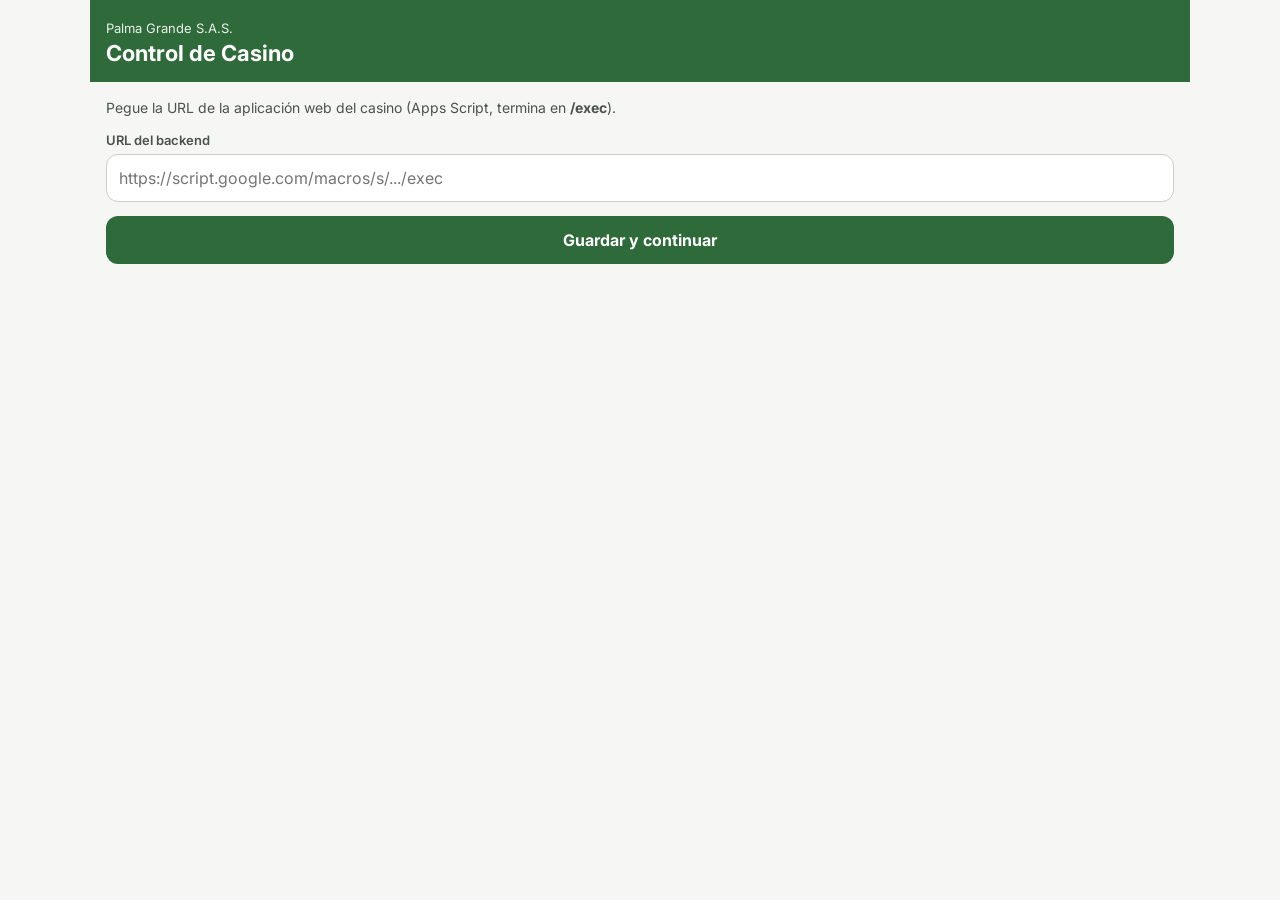
<file: casino/index.html>
<!DOCTYPE html>
<html lang="es">
<head>
<meta charset="UTF-8">
<meta name="viewport" content="width=device-width, initial-scale=1, viewport-fit=cover">
<meta name="theme-color" content="#2F6B3A">
<title>Control de Casino · Palma Grande</title>
<link rel="manifest" href="manifest.webmanifest">
<link rel="icon" href="../icons/icon-192.png">
<link rel="preconnect" href="https://fonts.googleapis.com">
<link rel="stylesheet" href="https://fonts.googleapis.com/css2?family=Inter:wght@400;500;600;700&display=swap">
<link rel="stylesheet" href="css/casino.css">
</head>
<body>

<!-- ═════ Configuración inicial: URL del backend ═════ -->
<section id="pSetup" class="pant" hidden>
  <header class="hdr hdr-verde">
    <div class="hdr-sub">Palma Grande S.A.S.</div>
    <div class="hdr-tit">Control de Casino</div>
  </header>
  <div class="cuerpo">
    <p class="txt">Pegue la URL de la aplicación web del casino (Apps Script, termina en <b>/exec</b>).</p>
    <label class="campo">URL del backend
      <input id="setupUrl" type="url" inputmode="url" placeholder="https://script.google.com/macros/s/.../exec" autocomplete="off">
    </label>
    <div class="error" id="setupError"></div>
    <button class="btn btn-prim" id="setupGuardar">Guardar y continuar</button>
  </div>
</section>

<!-- ═════ Ingreso por usuario + PIN ═════ -->
<section id="pLogin" class="pant" hidden>
  <header class="hdr hdr-verde">
    <div class="hdr-sub">Palma Grande S.A.S.</div>
    <div class="hdr-tit">Control de Casino</div>
    <div class="hdr-linea" id="loginFecha"></div>
  </header>
  <div class="cuerpo">
    <label class="campo">Usuario
      <input id="loginUsuario" type="text" autocomplete="username" autocapitalize="none" spellcheck="false" placeholder="ej. marta.casino">
    </label>
    <div class="campo-lbl">PIN</div>
    <div class="pin-dots" id="pinDots" aria-label="PIN de 5 dígitos"><i></i><i></i><i></i><i></i><i></i></div>
    <div class="pin-pad" id="pinPad">
      <button data-k="1">1</button><button data-k="2">2</button><button data-k="3">3</button>
      <button data-k="4">4</button><button data-k="5">5</button><button data-k="6">6</button>
      <button data-k="7">7</button><button data-k="8">8</button><button data-k="9">9</button>
      <button data-k="C" class="pin-sec" aria-label="Borrar">⌫</button><button data-k="0">0</button>
      <button data-k="OK" class="pin-ok" aria-label="Ingresar">OK</button>
    </div>
    <div class="error" id="loginError" role="alert"></div>
    <div class="nota" id="loginNota"></div>
    <button class="btn-link" id="loginCambiarUrl">Cambiar URL del backend</button>
  </div>
</section>

<!-- ═════ Tablet no autorizada ═════ -->
<section id="pTablet" class="pant" hidden>
  <header class="hdr">
    <div class="hdr-sub">Configuración</div>
    <div class="hdr-tit">Autorizar esta tablet</div>
  </header>
  <div class="cuerpo">
    <div id="tabletAdmin">
      <p class="txt">Esta tablet todavía no está autorizada para registrar raciones. Póngale un nombre para identificarla en los reportes.</p>
      <label class="campo">Nombre de la tablet
        <input id="tabletNombre" type="text" maxlength="60" placeholder="Tablet 01 · Casino finca principal">
      </label>
      <div class="error" id="tabletError"></div>
      <button class="btn btn-prim" id="tabletAutorizar">Autorizar tablet</button>
      <p class="nota">¿Está en la oficina? Puede abrir el cierre sin autorizar este equipo como tablet del casino.</p>
      <div class="fila-btns"><button class="btn btn-sec" id="tabletCierre">Abrir cierre por SAS</button>
      <button class="btn btn-sec" id="tabletTablero">Abrir tablero</button></div>
    </div>
    <p class="txt" id="tabletNoAdmin" hidden>Esta tablet no está autorizada. Un usuario <b>ADMIN</b> debe ingresar y autorizarla.</p>
    <button class="btn btn-sec" data-salir>Cambiar de usuario</button>
  </div>
</section>

<!-- ═════ Roles con pantallas de fases siguientes ═════ -->
<section id="pOtroRol" class="pant" hidden>
  <header class="hdr">
    <div class="hdr-sub" id="otroRolUsuario"></div>
    <div class="hdr-tit">Control de Casino</div>
  </header>
  <div class="cuerpo">
    <p class="txt">Su rol no tiene una pantalla asignada en el casino.</p>
    <button class="btn btn-sec" data-salir>Salir</button>
  </div>
</section>

<!-- ═════ 2 · Pedido de campo (supervisor) ═════ -->
<section id="pSupervisor" class="pant" hidden>
  <header class="hdr">
    <div class="hdr-fila">
      <div class="hdr-sub" id="supQuien">Supervisor</div>
      <button class="btn-ico btn-salir" data-salir>Salir</button>
    </div>
    <div class="hdr-tit" id="supTitulo">Almuerzos a campo</div>
    <div class="corte" id="supCorte" hidden></div>
  </header>
  <div class="cuerpo" id="supLista">
    <div class="error" id="supError"></div>
    <div id="supPedidos" class="pila"></div>
    <button class="btn btn-prim btn-xl" id="supNuevo">+ Nuevo pedido</button>
    <button class="btn btn-sec" id="supRecargar">Actualizar estados</button>
    <div class="nota centro" id="supNota"></div>
  </div>
  <div class="cuerpo" id="supForm" hidden>
    <button class="btn-link" id="pedVolver">← Mis pedidos</button>
    <label class="campo" id="pedServCampo">Servicio<select id="pedServicio"></select></label>
    <label class="campo">Punto de entrega<select id="pedPunto"></select></label>
    <div class="checklist">
      <div class="ck-cab"><span id="pedConteo">Trabajadores activos</span><button class="btn-link" id="pedTodos">Marcar todos</button></div>
      <input class="buscar ck-buscar" id="pedBuscar" type="search" placeholder="Buscar trabajador">
      <div id="pedLista"></div>
    </div>
    <label class="campo" id="pedJustCampo" hidden>Justificación (pedido extemporáneo) *
      <textarea id="pedJust" maxlength="500" rows="3" placeholder="Ej. llegó personal adicional de la cuadrilla 3"></textarea>
    </label>
    <div class="tarjeta" id="pedEstado" hidden></div>
    <div class="error" id="pedError" role="alert"></div>
    <button class="btn btn-prim btn-xl" id="pedEnviar" disabled>Enviar pedido</button>
    <div class="nota centro" id="pedPie"></div>
  </div>
</section>

<!-- ═════ 3 · Autorización de pedidos ═════ -->
<section id="pAutoriza" class="pant" hidden>
  <header class="hdr">
    <div class="hdr-fila">
      <div class="hdr-sub" id="autQuien">Autoriza</div>
      <button class="btn-ico btn-salir" data-salir>Salir</button>
    </div>
    <div class="hdr-tit">Autorización de pedidos</div>
    <div class="hdr-linea nota" id="autLinea"></div>
    <nav class="tabs" id="autFiltros">
      <button data-f="PEND" data-nombre="Pendientes" class="on">Pendientes</button>
      <button data-f="AUT" data-nombre="Autorizados">Autorizados</button>
      <button data-f="RECH" data-nombre="Rechazados">Rechazados</button>
      <button data-f="TODOS" data-nombre="Todos">Todos</button>
    </nav>
  </header>
  <div class="cuerpo">
    <div class="contadores" id="autResumen"></div>
    <button class="btn btn-prim btn-xl" id="autMasivo" hidden>Autorizar pedidos a tiempo</button>
    <div class="pila" id="autLista"></div>
    <button class="btn btn-sec" id="autRecargar">Actualizar</button>
    <button class="btn btn-sec" id="autTablero">Tablero de consumo</button>
    <div class="nota centro" id="autNota"></div>
  </div>
</section>

<!-- ═════ 4 · Programación del día (casino) ═════ -->
<section id="pProgramacion" class="pant" hidden>
  <header class="hdr hdr-verde">
    <div class="hdr-fila">
      <button class="btn-link" id="progVolver">← Registro</button>
    </div>
    <div class="hdr-sub" id="progLinea">Casino</div>
    <div class="hdr-tit" id="progTitulo">Programación del día</div>
  </header>
  <div class="cuerpo">
    <div class="filtros" id="progServicios" hidden></div>
    <div class="kpis" id="progTotales"></div>
    <div id="progPendientes"></div>
    <div class="pila" id="progLista"></div>
    <div class="nota centro">Lo despachado según el pedido autorizado es lo que se cobra a la SAS. Ajustes solo antes del despacho.</div>
    <button class="btn btn-sec" id="progRecargar">Actualizar</button>
    <div class="nota centro" id="progNota"></div>
  </div>
</section>

<!-- ═════ 1 · Registro en casino ═════ -->
<section id="pRegistro" class="pant" hidden>
  <header class="hdr hdr-verde">
    <div class="hdr-fila">
      <div class="hdr-sub" id="regCasino">Casino</div>
      <span class="sync" id="regSync" title="Estado de sincronización"></span>
    </div>
    <div class="hdr-tit" id="regServicio">—</div>
    <div class="hdr-linea" id="regLinea"></div>
  </header>
  <div class="cuerpo reg">
    <div class="reg-cam">
      <div class="cam" id="camBox">
        <video id="video" playsinline muted autoplay></video>
        <div class="cam-ovalo"></div>
        <div class="cam-estado" id="camEstado">Iniciando cámara…</div>
      </div>
    </div>
    <div class="reg-lado">
      <div class="ficha" id="ficha" aria-live="polite">
        <div class="ficha-vacia">Esperando trabajador…<br><span>Rostro o cédula</span></div>
      </div>
      <button class="btn btn-prim btn-xl" id="btnEntregar" disabled>Entregar ración</button>
      <div class="fila-btns">
        <button class="btn btn-sec" id="btnCedula">Buscar por cédula</button>
        <button class="btn btn-sec" id="btnVisitante">Visitante</button>
      </div>
      <div class="contadores" id="contadores"></div>
      <div id="avisos"></div>
      <div class="pie">
        <span id="regPie"></span>
        <span class="pie-btns">
          <button class="btn-ico btn-salir" id="btnProgramacion">Programación</button>
          <button class="btn-ico" id="btnAdmin" hidden title="Administración" aria-label="Administración">⚙</button>
          <button class="btn-ico btn-salir" data-salir>Salir</button>
        </span>
      </div>
    </div>
  </div>
</section>

<!-- ═════ Administración (ADMIN) ═════ -->
<section id="pAdmin" class="pant" hidden>
  <header class="hdr">
    <div class="hdr-fila">
      <button class="btn-link" id="adminVolver">← Volver al registro</button>
      <span class="pie-btns"><button class="btn-ico btn-salir" id="adminTablero">Tablero</button>
      <button class="btn-ico btn-salir" id="adminCierre">Cierre por SAS</button></span>
    </div>
    <div class="hdr-tit">Administración del casino</div>
    <nav class="tabs" id="adminTabs">
      <button data-tab="personas" class="on">Personas</button>
      <button data-tab="rostros">Rostros</button>
      <button data-tab="sas">SAS</button>
      <button data-tab="puntos">Puntos</button>
      <button data-tab="hoy">Hoy</button>
      <button data-tab="tablet">Tablet</button>
    </nav>
  </header>
  <div class="cuerpo">
    <div class="tab" data-panel="personas">
      <div class="fila-btns">
        <button class="btn btn-prim" id="perNueva">+ Nueva persona</button>
        <button class="btn btn-sec" id="perSync">Copiar de Asistencia</button>
      </div>
      <input class="buscar" id="perBuscar" type="search" placeholder="Buscar por nombre o cédula">
      <div class="filtros" id="perFiltros">
        <button data-f="" class="on">Todas</button><button data-f="SIN">Sin clasificar</button>
        <button data-f="EMPRESA">Empresa</button><button data-f="SAS">SAS</button><button data-f="INA">Inactivas</button>
      </div>
      <div class="lista" id="perLista"></div>
    </div>
    <div class="tab" data-panel="rostros" hidden>
      <p class="txt" id="rosResumen"></p>
      <div class="fila-btns">
        <button class="btn btn-sec" id="rosImportar">Importar respaldo</button>
        <button class="btn btn-sec" id="rosExportar">Respaldar rostros</button>
      </div>
      <button class="btn btn-sec" id="rosLocal" hidden>Leer rostros de Asistencia de este navegador</button>
      <input type="file" id="rosArchivo" accept="application/json,.json" hidden>
      <input class="buscar" id="rosBuscar" type="search" placeholder="Buscar persona para enrolar">
      <div class="filtros" id="rosFiltros">
        <button data-f="" class="on">Todas</button><button data-f="SIN" >Sin rostro</button><button data-f="CON">Con rostro</button>
      </div>
      <div class="lista" id="rosLista"></div>
    </div>
    <div class="tab" data-panel="sas" hidden>
      <button class="btn btn-prim" id="sasNueva">+ Nueva SAS</button>
      <div class="lista" id="sasLista"></div>
    </div>
    <div class="tab" data-panel="puntos" hidden>
      <p class="txt">Puntos de entrega que el supervisor elige en el pedido de campo.</p>
      <button class="btn btn-prim" id="ptoNuevo">+ Nuevo punto</button>
      <div class="lista" id="ptoLista"></div>
    </div>
    <div class="tab" data-panel="hoy" hidden>
      <p class="txt">Registros de hoy. Anular exige motivo y queda en el Log (no se borra nada).</p>
      <div class="lista" id="hoyLista"></div>
    </div>
    <div class="tab" data-panel="tablet" hidden>
      <div class="tarjeta" id="tabInfo"></div>
      <div class="fila-btns">
        <button class="btn btn-sec" id="tabSync">Sincronizar ahora</button>
        <button class="btn btn-sec" id="tabCatalogo">Actualizar datos</button>
      </div>
      <button class="btn btn-sec" id="tabUrl">Cambiar URL del backend</button>
      <button class="btn btn-sec" id="tabReautorizar">Volver a autorizar esta tablet</button>
    </div>
  </div>
</section>

<!-- ═════ Modales ═════ -->
<!-- ═════ 5 · Cierre por SAS contratista (ADMIN) ═════ -->
<section id="pCierre" class="pant" hidden>
  <header class="hdr">
    <div class="hdr-fila"><button class="btn-link" id="ciVolver">← Volver</button></div>
    <div class="hdr-sub" id="ciSub">Cierre por SAS</div>
    <div class="hdr-tit" id="ciTitulo">Cierre por SAS contratista</div>
    <div class="hdr-sub" id="ciInfo"></div>
  </header>
  <div class="cuerpo">
    <div class="ci-filtros">
      <label class="campo">SAS contratista<select id="ciSas"></select></label>
      <label class="campo">Periodo<select id="ciPeriodo"></select></label>
    </div>
    <div class="ci-filtros" id="ciRango" hidden>
      <label class="campo">Desde<input type="date" id="ciDesde"></label>
      <label class="campo">Hasta<input type="date" id="ciHasta"></label>
      <button class="btn btn-sec" id="ciAplicar">Aplicar</button>
    </div>
    <div class="nota centro" id="ciNota"></div>
    <div class="pila" id="ciCuerpo"></div>
  </div>
</section>

<!-- ═════ 6 · Tablero de consumo ═════ -->
<section id="pTablero" class="pant" hidden>
  <header class="hdr">
    <div class="hdr-fila"><button class="btn-link" id="tbVolver">← Volver</button></div>
    <div class="hdr-tit">Consumo del casino</div>
    <div class="filtros" id="tbModos">
      <button data-m="SEMANA">Semana</button><button data-m="QUINCENA" class="on">Quincena</button><button data-m="MES">Mes</button>
    </div>
    <div class="periodo-nav">
      <button class="btn-ico" id="tbAnt" aria-label="Periodo anterior">‹</button>
      <b id="tbPeriodo"></b>
      <button class="btn-ico" id="tbSig" aria-label="Periodo siguiente">›</button>
    </div>
  </header>
  <div class="cuerpo">
    <div class="nota centro" id="tbNota"></div>
    <div class="pila" id="tbCuerpo"></div>
  </div>
</section>

<div class="modal" id="modalCedula" hidden>
  <div class="modal-caja">
    <div class="modal-tit">Buscar por cédula</div>
    <input id="cedInput" type="text" inputmode="numeric" pattern="[0-9]*" maxlength="15" placeholder="Número de cédula" autocomplete="off">
    <div class="error" id="cedError"></div>
    <div class="fila-btns">
      <button class="btn btn-sec" data-cerrar="modalCedula">Cancelar</button>
      <button class="btn btn-prim" id="cedBuscar">Buscar</button>
    </div>
  </div>
</div>

<div class="modal" id="modalVisitante" hidden>
  <div class="modal-caja">
    <div class="modal-tit">Visitante</div>
    <div class="nota" id="visServicio"></div>
    <label class="campo">Nombre completo *<input id="visNombre" type="text" maxlength="80"></label>
    <label class="campo">Cédula (opcional)<input id="visDoc" type="text" inputmode="numeric" maxlength="15"></label>
    <label class="campo">Empresa / motivo<input id="visEmpresa" type="text" maxlength="120"></label>
    <label class="campo">Autoriza *<input id="visAutoriza" type="text" maxlength="80" placeholder="Quién autoriza la ración"></label>
    <div class="nota">Se carga a: <b id="visCargo">Palma Grande S.A.S</b></div>
    <div class="error" id="visError"></div>
    <div class="fila-btns">
      <button class="btn btn-sec" data-cerrar="modalVisitante">Cancelar</button>
      <button class="btn btn-prim" id="visGuardar">Entregar ración</button>
    </div>
  </div>
</div>

<div class="modal" id="modalPersona" hidden>
  <div class="modal-caja">
    <div class="modal-tit" id="perTitulo">Persona</div>
    <label class="campo">Cédula *<input id="perDoc" type="text" inputmode="numeric" maxlength="15"></label>
    <label class="campo">Nombre completo *<input id="perNombre" type="text" maxlength="80"></label>
    <label class="campo">Cargo<input id="perCargo" type="text" maxlength="60"></label>
    <div class="nota" id="perOrigen"></div>
    <div class="campo-lbl">Tipo de pago *</div>
    <div class="seg" id="perTipo"><button data-v="EMPRESA">EMPRESA</button><button data-v="SAS">SAS</button></div>
    <label class="campo" id="perSasCampo">SAS contratista *<select id="perSas"></select></label>
    <label class="campo" id="perCcCampo">Centro de costo *<input id="perCc" type="text" maxlength="60"></label>
    <label class="campo">Cuadrilla<input id="perCuadrilla" type="text" maxlength="40"></label>
    <label class="check"><input id="perActivo" type="checkbox" checked> Activa en el casino</label>
    <div class="error" id="perError"></div>
    <div class="fila-btns">
      <button class="btn btn-sec" data-cerrar="modalPersona">Cancelar</button>
      <button class="btn btn-prim" id="perGuardar">Guardar</button>
    </div>
  </div>
</div>

<div class="modal" id="modalSAS" hidden>
  <div class="modal-caja">
    <div class="modal-tit" id="sasTitulo">SAS contratista</div>
    <label class="campo">Nombre *<input id="sasNombre" type="text" maxlength="80"></label>
    <label class="campo">NIT<input id="sasNit" type="text" maxlength="20"></label>
    <label class="check"><input id="sasActivo" type="checkbox" checked> Activa (contrato vigente)</label>
    <div class="error" id="sasError"></div>
    <div class="fila-btns">
      <button class="btn btn-sec" data-cerrar="modalSAS">Cancelar</button>
      <button class="btn btn-prim" id="sasGuardar">Guardar</button>
    </div>
  </div>
</div>

<div class="modal" id="modalPunto" hidden>
  <div class="modal-caja">
    <div class="modal-tit" id="ptoTitulo">Punto de entrega</div>
    <label class="campo">Nombre *<input id="ptoNombre" type="text" maxlength="80" placeholder="Lote 12"></label>
    <label class="campo">Finca<input id="ptoFinca" type="text" maxlength="60" placeholder="Finca 1"></label>
    <label class="check"><input id="ptoActivo" type="checkbox" checked> Activo</label>
    <div class="error" id="ptoError"></div>
    <div class="fila-btns">
      <button class="btn btn-sec" data-cerrar="modalPunto">Cancelar</button>
      <button class="btn btn-prim" id="ptoGuardar">Guardar</button>
    </div>
  </div>
</div>

<div class="modal" id="modalEnrolar" hidden>
  <div class="modal-caja">
    <div class="modal-tit" id="enrTitulo">Enrolar rostro</div>
    <div class="cam cam-sm"><video id="videoEnrolar" playsinline muted autoplay></video><div class="cam-ovalo"></div></div>
    <div class="enr-paso" id="enrPaso"></div>
    <div class="enr-barra"><i id="enrBarra"></i></div>
    <div class="nota" id="enrNota"></div>
    <div class="fila-btns">
      <button class="btn btn-sec" id="enrCancelar">Cancelar</button>
      <button class="btn btn-prim" id="enrIniciar">Iniciar captura</button>
    </div>
  </div>
</div>

<div class="modal" id="modalDespacho" hidden>
  <div class="modal-caja">
    <div class="modal-tit">Marcar despachado</div>
    <div class="txt" id="despResumen"></div>
    <label class="campo">Conductor *<input id="despConductor" type="text" maxlength="80" list="despConductores" autocomplete="off"></label>
    <datalist id="despConductores"></datalist>
    <div class="nota">Al confirmar, estas raciones quedan registradas como consumidas y se cobran. No se podrá ajustar el pedido.</div>
    <div class="error" id="despError"></div>
    <div class="fila-btns">
      <button class="btn btn-sec" id="despCancelar">Cancelar</button>
      <button class="btn btn-prim" id="despOk">Confirmar despacho</button>
    </div>
  </div>
</div>

<div class="modal" id="modalTexto" hidden>
  <div class="modal-caja">
    <div class="modal-tit mt-titulo"></div>
    <input type="text">
    <div class="error mt-error"></div>
    <div class="fila-btns"><button class="btn btn-sec mt-no">Cancelar</button><button class="btn btn-prim mt-ok">Aceptar</button></div>
  </div>
</div>

<div class="modal" id="modalConfirmar" hidden>
  <div class="modal-caja">
    <div class="mc-texto txt"></div>
    <div class="fila-btns"><button class="btn btn-sec mc-no">Cancelar</button><button class="btn btn-prim mc-ok">Aceptar</button></div>
  </div>
</div>

<script src="lib/face-api.min.js"></script>
<script src="js/comun.js"></script>
<script src="js/rostros.js"></script>
<script src="js/registro.js"></script>
<script src="js/supervisor.js"></script>
<script src="js/autoriza.js"></script>
<script src="js/programacion.js"></script>
<script src="js/cierre.js"></script>
<script src="js/tablero.js"></script>
<script src="js/admin.js"></script>
<!-- Documento para imprimir / PDF del corte -->
<div id="impresion" aria-hidden="true"></div>
</body>
</html>
</file>
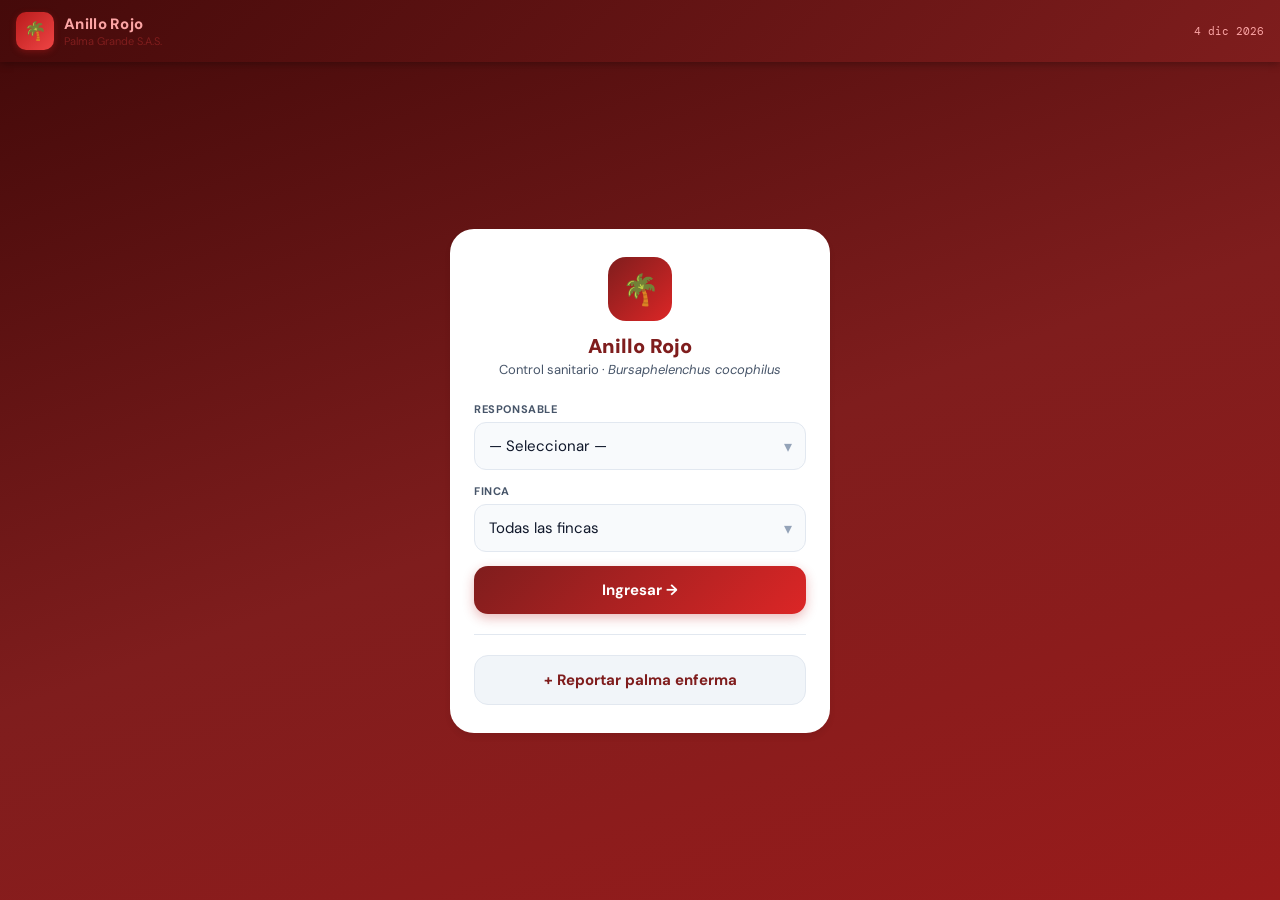
<file: anillo_rojo.html>
<!DOCTYPE html>
<html lang="es">
<head>
<meta charset="UTF-8"/>
<meta name="viewport" content="width=device-width, initial-scale=1.0, maximum-scale=1.0, user-scalable=no"/>
<meta name="apple-mobile-web-app-capable" content="yes"/>
<meta name="theme-color" content="#0f1117"/>
<title>Anillo Rojo – Palma Grande</title>
<link href="https://fonts.googleapis.com/css2?family=DM+Sans:wght@300;400;500;600;700;800;900&family=DM+Mono:wght@400;500&display=swap" rel="stylesheet"/>
<style>
*{box-sizing:border-box;margin:0;padding:0;-webkit-tap-highlight-color:transparent;}
:root{
  --bg:#f0f4f8;--surface:#fff;--border:#e2e8f0;--text:#0f172a;--text2:#475569;--muted:#94a3b8;
  --primary:#7f1d1d;--primary-light:#fef2f2;
  --red:#dc2626;--red-bg:#fef2f2;--red-border:#fca5a5;
  --green:#16a34a;--green-bg:#f0fdf4;--green-border:#86efac;
  --amber:#d97706;--amber-bg:#fffbeb;--amber-border:#fcd34d;
  --blue:#2563eb;--blue-bg:#eff6ff;
  --shadow:0 1px 3px rgba(0,0,0,.08);
  --shadow-md:0 4px 6px rgba(0,0,0,.07);
}
body{font-family:"DM Sans",sans-serif;background:var(--bg);color:var(--text);min-height:100vh;overflow-x:hidden;}

/* HEADER */
.hdr{background:linear-gradient(135deg,#450a0a,#7f1d1d);padding:0 16px;height:62px;display:flex;align-items:center;justify-content:space-between;position:sticky;top:0;z-index:200;box-shadow:0 2px 8px rgba(0,0,0,.3);}
.hdr-left{display:flex;align-items:center;gap:10px;}
.hdr-icon{width:38px;height:38px;background:linear-gradient(135deg,#b91c1c,#ef4444);border-radius:10px;display:flex;align-items:center;justify-content:center;font-size:18px;box-shadow:0 2px 6px rgba(185,28,28,.4);}
.hdr-title{font-size:15px;font-weight:800;color:#fca5a5;letter-spacing:.3px;}
.hdr-sub{font-size:11px;color:#7f1d1d;}
.hdr-date{font-family:"DM Mono",monospace;font-size:11px;color:#fca5a5;text-align:right;}

/* SCREENS */
.screen{display:none;min-height:calc(100vh - 62px);}
.screen.active{display:block;}

/* LOGIN */
.login-bg{min-height:calc(100vh - 62px);background:linear-gradient(160deg,#450a0a,#7f1d1d,#991b1b);display:flex;align-items:center;justify-content:center;padding:20px;}
.login-card{background:#fff;border-radius:24px;padding:28px 24px;width:100%;max-width:380px;box-shadow:var(--shadow-md);}
.login-logo{text-align:center;margin-bottom:24px;}
.login-icon{width:64px;height:64px;background:linear-gradient(135deg,#7f1d1d,#dc2626);border-radius:18px;display:inline-flex;align-items:center;justify-content:center;font-size:30px;margin-bottom:12px;}
.login-title{font-size:20px;font-weight:900;color:var(--primary);}
.login-sub{font-size:13px;color:var(--text2);margin-top:2px;}
.login-divider{height:1px;background:var(--border);margin:20px 0;}

/* FORM */
.fgroup{margin-bottom:14px;}
.flabel{font-size:11px;font-weight:700;color:var(--text2);text-transform:uppercase;letter-spacing:.6px;margin-bottom:6px;display:block;}
.fselect,.finput,.ftextarea{width:100%;padding:13px 14px;border:1.5px solid var(--border);border-radius:12px;font-size:15px;font-family:"DM Sans",sans-serif;background:#f8fafc;color:var(--text);outline:none;-webkit-appearance:none;transition:border-color .2s;}
.fselect:focus,.finput:focus,.ftextarea:focus{border-color:var(--primary);background:#fff;}
.ftextarea{resize:none;height:80px;}
.fselect-wrap{position:relative;}
.fselect-wrap::after{content:"▾";position:absolute;right:14px;top:50%;transform:translateY(-50%);color:var(--muted);pointer-events:none;}

/* BUTTONS */
.btn{width:100%;padding:14px;border-radius:14px;font-size:15px;font-weight:700;border:none;cursor:pointer;font-family:"DM Sans",sans-serif;transition:all .15s;display:flex;align-items:center;justify-content:center;gap:6px;}
.btn:active{transform:scale(.97);}
.btn-primary{background:linear-gradient(135deg,#7f1d1d,#dc2626);color:#fff;box-shadow:0 4px 12px rgba(185,28,28,.3);}
.btn-secondary{background:#f1f5f9;color:var(--primary);border:1.5px solid var(--border);}
.btn-success{background:var(--green-bg);color:var(--green);border:1.5px solid var(--green-border);}
.btn-danger{background:var(--red-bg);color:var(--red);border:1.5px solid var(--red-border);}
.btn-amber{background:var(--amber-bg);color:var(--amber);border:1.5px solid var(--amber-border);}
.btn-sm{padding:9px 16px;font-size:13px;border-radius:10px;width:auto;}
.btn-gps{background:linear-gradient(135deg,#1e3a5f,#2563eb);color:#fff;border:none;padding:13px;border-radius:12px;font-size:14px;font-weight:700;cursor:pointer;width:100%;display:flex;align-items:center;justify-content:center;gap:8px;font-family:"DM Sans",sans-serif;}

/* BOTTOM NAV */
.bottom-nav{position:fixed;bottom:0;left:0;right:0;background:#fff;border-top:1px solid var(--border);display:none;padding:6px 0 10px;z-index:200;}
.bottom-nav.show{display:flex;}
.nav-item{flex:1;display:flex;flex-direction:column;align-items:center;gap:2px;border:none;background:none;cursor:pointer;padding:4px 0;color:var(--muted);font-size:10px;font-weight:600;font-family:"DM Sans",sans-serif;}
.nav-item.active{color:var(--primary);}
.nav-icon{font-size:22px;}

/* CARDS */
.card{background:#fff;border-radius:14px;padding:16px;border:1px solid var(--border);box-shadow:var(--shadow);margin-bottom:10px;}
.card-title{font-size:13px;font-weight:700;color:var(--primary);margin-bottom:12px;display:flex;align-items:center;gap:6px;}

/* PALMA CARD */
.palma-card{background:#fff;border-radius:14px;border:1.5px solid var(--border);margin-bottom:10px;overflow:hidden;box-shadow:var(--shadow);}
.palma-card.pendiente{border-left:4px solid var(--red);}
.palma-card.en-tiempo{border-left:4px solid var(--amber);}
.palma-card.erradicada-ok{border-left:4px solid var(--green);}
.palma-card.erradicada-tarde{border-left:4px solid var(--muted);}

.pc-header{padding:14px;display:flex;align-items:flex-start;justify-content:space-between;cursor:pointer;}
.pc-id{font-size:16px;font-weight:800;color:var(--text);font-family:"DM Mono",monospace;}
.pc-loc{font-size:12px;color:var(--text2);margin-top:2px;}
.pc-badge{font-size:11px;font-weight:700;padding:4px 10px;border-radius:20px;white-space:nowrap;flex-shrink:0;}
.pb-pendiente{background:var(--red-bg);color:var(--red);}
.pb-en-tiempo{background:var(--amber-bg);color:var(--amber);}
.pb-ok{background:var(--green-bg);color:var(--green);}
.pb-tarde{background:#f1f5f9;color:var(--muted);}

.pc-timer{font-size:12px;font-weight:700;margin-top:6px;}
.pt-urgente{color:var(--red);}
.pt-ok{color:var(--amber);}

.pc-form{border-top:1px solid var(--border);padding:14px;background:#f8fafc;}

/* KPI */
.kpi-grid{display:grid;grid-template-columns:repeat(2,1fr);gap:10px;margin-bottom:14px;}
.kpi{background:#fff;border-radius:12px;padding:14px;border:1px solid var(--border);text-align:center;}
.kpi-val{font-size:30px;font-weight:900;font-family:"DM Mono",monospace;line-height:1;}
.kpi-lbl{font-size:11px;color:var(--text2);margin-top:4px;}

/* CHECKLIST */
.check-grid{display:grid;grid-template-columns:1fr 1fr;gap:8px;margin-bottom:14px;}
.check-item{display:flex;align-items:center;gap:8px;padding:11px 12px;border-radius:10px;border:1.5px solid var(--border);background:#fff;cursor:pointer;}
.check-item.checked{border-color:var(--green);background:var(--green-bg);}
.check-item input{width:18px;height:18px;cursor:pointer;accent-color:var(--green);}
.check-label{font-size:13px;font-weight:600;}

/* GPS BOX */
.gps-box{background:#f0f9ff;border:1.5px solid #bae6fd;border-radius:12px;padding:12px;margin-bottom:14px;}
.gps-coords{font-family:"DM Mono",monospace;font-size:12px;color:#0369a1;margin-top:6px;word-break:break-all;}

/* SEARCH */
.search-wrap{padding:12px 16px 0;}
.search-input{width:100%;padding:11px 14px 11px 38px;border:1.5px solid var(--border);border-radius:12px;font-size:14px;background:#fff;outline:none;font-family:"DM Sans",sans-serif;}
.search-wrap-inner{position:relative;}
.search-icon{position:absolute;left:12px;top:50%;transform:translateY(-50%);font-size:15px;}

/* CHIPS */
.chips{display:flex;gap:6px;padding:10px 16px;overflow-x:auto;scrollbar-width:none;}
.chips::-webkit-scrollbar{display:none;}
.chip{padding:6px 14px;border-radius:20px;font-size:12px;font-weight:600;border:1.5px solid var(--border);background:#fff;color:var(--text2);white-space:nowrap;cursor:pointer;}
.chip.active{background:var(--primary);color:#fff;border-color:var(--primary);}

/* TOAST */
.toast{position:fixed;bottom:80px;left:50%;transform:translateX(-50%) translateY(10px);background:#0f172a;color:#fff;padding:10px 20px;border-radius:20px;font-size:13px;font-weight:600;z-index:999;opacity:0;transition:all .25s;pointer-events:none;white-space:nowrap;}
.toast.show{opacity:1;transform:translateX(-50%) translateY(0);}

/* OFFLINE */
.offline-pill{background:#fee2e2;color:#b91c1c;font-size:10px;font-weight:700;padding:3px 8px;border-radius:20px;display:none;}
.offline-pill.show{display:flex;align-items:center;gap:3px;}

.pb-80{padding-bottom:80px;}
.px-16{padding:0 16px;}
.pt-12{padding-top:12px;}
.empty{text-align:center;padding:48px 24px;color:var(--muted);}
.empty-icon{font-size:40px;margin-bottom:12px;}

/* 48h indicator */
.horas-badge{display:inline-flex;align-items:center;gap:4px;font-size:12px;font-weight:700;padding:3px 10px;border-radius:20px;}
.hb-urgente{background:#fee2e2;color:#b91c1c;}
.hb-ok{background:#fffbeb;color:#92400e;}
.hb-vencido{background:#f1f5f9;color:#475569;}
</style>
</head>
<body>

<!-- HEADER -->
<div class="hdr">
  <div class="hdr-left">
    <div class="hdr-icon">🌴</div>
    <div>
      <div class="hdr-title">Anillo Rojo</div>
      <div class="hdr-sub" id="hdr-sub">Palma Grande S.A.S.</div>
    </div>
  </div>
  <div>
    <div class="hdr-date" id="hdr-fecha"></div>
    <div class="offline-pill" id="offline-pill">📵 Sin señal</div>
  </div>
</div>

<!-- LOGIN -->
<div id="screen-login" class="screen active">
  <div class="login-bg">
    <div class="login-card">
      <div class="login-logo">
        <div class="login-icon">🌴</div>
        <div class="login-title">Anillo Rojo</div>
        <div class="login-sub">Control sanitario · <em>Bursaphelenchus cocophilus</em></div>
      </div>
      <div class="fgroup">
        <label class="flabel">Responsable</label>
        <div class="fselect-wrap">
          <select class="fselect" id="sel-responsable">
            <option value="">— Seleccionar —</option>
          </select>
        </div>
      </div>
      <div class="fgroup">
        <label class="flabel">Finca</label>
        <div class="fselect-wrap">
          <select class="fselect" id="sel-finca-login">
            <option value="todas">Todas las fincas</option>
            <option value="FINCA 1">Finca 1</option>
            <option value="FINCA 2">Finca 2</option>
            <option value="FINCA 3">Finca 3</option>
          </select>
        </div>
      </div>
      <button class="btn btn-primary" onclick="entrar()">Ingresar →</button>
      <div class="login-divider"></div>
      <button class="btn btn-secondary" onclick="irRegistro()">+ Reportar palma enferma</button>
    </div>
  </div>
</div>

<!-- SCREEN: LISTA -->
<div id="screen-lista" class="screen">
  <div class="search-wrap">
    <div class="search-wrap-inner">
      <span class="search-icon">🔍</span>
      <input type="search" class="search-input" placeholder="Buscar por lote, línea o palma..." oninput="filtrar(this.value)" id="search-box"/>
    </div>
  </div>
  <div class="chips" id="chips">
    <div class="chip active" onclick="setFiltro('todas',this)">Todas</div>
    <div class="chip" onclick="setFiltro('pendiente',this)">⏳ Pendientes</div>
    <div class="chip" onclick="setFiltro('en-tiempo',this)">⚠️ En tiempo</div>
    <div class="chip" onclick="setFiltro('erradicada-ok',this)">✅ Erradicadas</div>
  </div>
  <div id="lista-palmas" class="pb-80 px-16 pt-12"></div>
</div>

<!-- SCREEN: REGISTRO DETECCION -->
<div id="screen-deteccion" class="screen">
  <div style="padding:16px 16px 80px;">
    <div class="card">
      <div class="card-title">🌴 Nueva detección — Anillo Rojo</div>

      <div class="fgroup">
        <label class="flabel">Finca</label>
        <div class="fselect-wrap">
          <select class="fselect" id="det-finca" onchange="cargarLotes()">
            <option value="">— Seleccionar —</option>
            <option value="FINCA 1">Finca 1</option>
            <option value="FINCA 2">Finca 2</option>
            <option value="FINCA 3">Finca 3</option>
          </select>
        </div>
      </div>

      <div style="display:grid;grid-template-columns:1fr 1fr;gap:10px;">
        <div class="fgroup">
          <label class="flabel">Lote</label>
          <div class="fselect-wrap">
            <select class="fselect" id="det-lote">
              <option value="">— Primero finca —</option>
            </select>
          </div>
        </div>
        <div class="fgroup">
          <label class="flabel">Línea</label>
          <input type="number" class="finput" id="det-linea" placeholder="Ej: 12" min="1"/>
        </div>
      </div>

      <div class="fgroup">
        <label class="flabel">Número de palma</label>
        <input type="number" class="finput" id="det-palma" placeholder="Ej: 7" min="1"/>
      </div>

      <div class="fgroup">
        <label class="flabel">📍 Coordenada GPS</label>
        <div class="gps-box">
          <button class="btn-gps" onclick="tomarGPS()" id="btn-gps">
            📍 Tomar ubicación actual
          </button>
          <div class="gps-coords" id="gps-coords" style="display:none;"></div>
        </div>
      </div>

      <div class="fgroup">
        <label class="flabel">Síntomas observados</label>
        <textarea class="ftextarea" id="det-sintomas" placeholder="Describe los síntomas: decoloración de hojas, pudrición de estipe, presencia de picudos..."></textarea>
      </div>

      <div class="fgroup">
        <label class="flabel">Fecha de detección</label>
        <input type="date" class="finput" id="det-fecha"/>
      </div>

      <div class="fgroup">
        <label class="flabel">Responsable detección</label>
        <input type="text" class="finput" id="det-responsable" placeholder="Nombre del supervisor"/>
      </div>

      <div style="display:flex;gap:8px;margin-top:4px;">
        <button class="btn btn-primary" onclick="guardarDeteccion()">🌴 Registrar palma</button>
        <button class="btn btn-secondary btn-sm" onclick="setScreen('lista')">Cancelar</button>
      </div>
    </div>
  </div>
</div>

<!-- SCREEN: ERRADICACION -->
<div id="screen-erradicacion" class="screen">
  <div style="padding:16px 16px 80px;">
    <div class="card" id="card-erradicacion">
      <div class="card-title">⚠️ Registrar erradicación</div>
      <div id="eradInfo" style="background:#fef2f2;border-radius:10px;padding:12px;margin-bottom:16px;font-size:13px;"></div>

      <div class="fgroup">
        <label class="flabel">Fecha de erradicación</label>
        <input type="date" class="finput" id="erad-fecha"/>
      </div>

      <div class="fgroup">
        <label class="flabel">Responsable erradicación</label>
        <input type="text" class="finput" id="erad-responsable" placeholder="Nombre del responsable"/>
      </div>

      <div class="fgroup">
        <label class="flabel">Método de erradicación — Marcar lo realizado</label>
        <div class="check-grid" id="check-metodo">
          <label class="check-item" onclick="toggleCheck(this)">
            <input type="checkbox" value="Tumbado"/> <span class="check-label">🪓 Tumbado</span>
          </label>
          <label class="check-item" onclick="toggleCheck(this)">
            <input type="checkbox" value="Apertura"/> <span class="check-label">🔪 Apertura</span>
          </label>
          <label class="check-item" onclick="toggleCheck(this)">
            <input type="checkbox" value="Insecticida"/> <span class="check-label">🧴 Insecticida</span>
          </label>
          <label class="check-item" onclick="toggleCheck(this)">
            <input type="checkbox" value="Cal viva"/> <span class="check-label">🪨 Cal viva</span>
          </label>
        </div>
      </div>

      <div class="fgroup">
        <label class="flabel">Observaciones</label>
        <textarea class="ftextarea" id="erad-obs" placeholder="Condición de la palma, presencia de R. palmarum, material dispersado..."></textarea>
      </div>

      <div style="display:flex;gap:8px;">
        <button class="btn btn-success" onclick="guardarErradicacion()">✅ Confirmar erradicación</button>
        <button class="btn btn-secondary btn-sm" onclick="setScreen('lista')">Cancelar</button>
      </div>
    </div>
  </div>
</div>

<!-- SCREEN: DASHBOARD -->
<div id="screen-dashboard" class="screen">
  <div style="padding:14px 16px 80px;">
    <div class="kpi-grid" id="kpi-grid"></div>
    <div class="card">
      <div class="card-title">📋 Indicador sanitario <span style="font-size:11px;color:var(--muted);font-weight:400;">≤ 48 horas</span></div>
      <div id="indicador-48h"></div>
    </div>
    <div class="card">
      <div class="card-title">🔴 Palmas pendientes de erradicar</div>
      <div id="pendientes-list"></div>
    </div>
    <div class="card">
      <div class="card-title">📍 Historial completo</div>
      <div id="historial-list"></div>
    </div>
  </div>
</div>

<!-- BOTTOM NAV -->
<nav class="bottom-nav" id="bottom-nav">
  <button class="nav-item active" id="nav-lista" onclick="setScreen('lista')">
    <span class="nav-icon">📋</span>Lista
  </button>
  <button class="nav-item" id="nav-deteccion" onclick="setScreen('deteccion')">
    <span class="nav-icon">➕</span>Reportar
  </button>
  <button class="nav-item" id="nav-dashboard" onclick="setScreen('dashboard')">
    <span class="nav-icon">📊</span>Dashboard
  </button>
  <button class="nav-item" id="nav-salir" onclick="salir()">
    <span class="nav-icon">🚪</span>Salir
  </button>
</nav>

<div class="toast" id="toast"></div>

<script>
const GAS_URL = 'https://script.google.com/macros/s/AKfycbxzrPbQx5Sx4Q4G7e9CCEGqovZc-b3qTosmNhr51bQYbKqSe3-JqnhND0-mE9xb3cry/exec';
const LS_KEY = 'palma_anillo_rojo_v1';
const LS_PEND = 'palma_ar_pendientes_v1';

const PIN_ADMIN = '2105';

const RESPONSABLES = [
  'Anderson Rojas',
  'Juan Carlos Oviedo',
  'Brayan Pérez',
  'Supervisor',
];

const LOTES_FINCA = {
  'FINCA 1':['1A','2A','3A','4A','5','6','7','8','9','10','11','11A','12','13','14','15','16','17','18','18A'],
  'FINCA 2':['19','20','21','22','23','24','25','26','27','28','29','30','31','32A','33A','34A','35A','36','37','38','39','40','41'],
  'FINCA 3':['42','43A','43B','44A','45A','45B','46','47','48','49','50','51','52','53','54','55','56','57','58'],
};

// STATE
let responsable = '';
let fincaFiltro = 'todas';
let palmas = []; // [{id,finca,lote,linea,palma,lat,lng,sintomas,fechaDet,responsableDet,fechaErad,responsableErad,metodo,obs,estado}]
let pendientesEnvio = [];
let filtroActual = 'todas';
let busqueda = '';
let palmaEradicandoId = null;

// ─── INIT ─────────────────────────────────
function init(){
  const hoy = new Date();
  const meses=['ene','feb','mar','abr','may','jun','jul','ago','sep','oct','nov','dic'];
  document.getElementById('hdr-fecha').textContent = hoy.getDate()+' '+meses[hoy.getMonth()]+' '+hoy.getFullYear();
  document.getElementById('det-fecha').value = hoyISO();

  // Responsables
  const sel = document.getElementById('sel-responsable');
  RESPONSABLES.forEach(r=>{ const o=document.createElement('option'); o.value=o.textContent=r; sel.appendChild(o); });

  cargarLocal();
  window.addEventListener('online',()=>{ document.getElementById('offline-pill').classList.remove('show'); enviarPendientes(); });
  window.addEventListener('offline',()=>{ document.getElementById('offline-pill').classList.add('show'); });
  if(!navigator.onLine) document.getElementById('offline-pill').classList.add('show');
}

function cargarLocal(){
  try{
    const p=localStorage.getItem(LS_KEY); if(p) palmas=JSON.parse(p);
    const pend=localStorage.getItem(LS_PEND); if(pend) pendientesEnvio=JSON.parse(pend);
  }catch(e){}
}

function guardarLocal(){
  try{
    localStorage.setItem(LS_KEY,JSON.stringify(palmas));
    localStorage.setItem(LS_PEND,JSON.stringify(pendientesEnvio));
  }catch(e){}
}

function hoyISO(){
  const d=new Date();
  return d.getFullYear()+'-'+String(d.getMonth()+1).padStart(2,'0')+'-'+String(d.getDate()).padStart(2,'0');
}

function horasDesde(fechaISO){
  if(!fechaISO) return null;
  const d = new Date(fechaISO+'T00:00:00');
  return Math.floor((new Date()-d)/3600000);
}

function estadoPalma(p){
  if(p.fechaErad){
    const hDet = new Date(p.fechaDet+'T00:00:00');
    const hErad = new Date(p.fechaErad+'T00:00:00');
    const diff = Math.floor((hErad-hDet)/3600000);
    return diff<=48 ? 'erradicada-ok' : 'erradicada-tarde';
  }
  const h = horasDesde(p.fechaDet);
  if(h===null) return 'pendiente';
  if(h<=48) return 'en-tiempo';
  return 'pendiente';
}

// ─── LOGIN ───────────────────────────────
function entrar(){
  const r=document.getElementById('sel-responsable').value;
  const f=document.getElementById('sel-finca-login').value;
  if(!r){ showToast('Selecciona tu nombre'); return; }
  responsable=r; fincaFiltro=f;
  document.getElementById('hdr-sub').textContent=r;
  document.getElementById('screen-login').classList.remove('active');
  document.getElementById('bottom-nav').classList.add('show');
  setScreen('lista');
  cargarGAS();
}

function irRegistro(){
  document.getElementById('screen-login').classList.remove('active');
  document.getElementById('bottom-nav').classList.add('show');
  document.getElementById('det-responsable').value='';
  setScreen('deteccion');
}

function salir(){
  responsable='';
  document.getElementById('hdr-sub').textContent='Palma Grande S.A.S.';
  document.getElementById('bottom-nav').classList.remove('show');
  ['lista','deteccion','erradicacion','dashboard'].forEach(s=>document.getElementById('screen-'+s).classList.remove('active'));
  document.getElementById('screen-login').classList.add('active');
}

// ─── SCREENS ────────────────────────────
function setScreen(s){
  ['lista','deteccion','erradicacion','dashboard'].forEach(id=>{
    document.getElementById('screen-'+id).classList.remove('active');
    const nb=document.getElementById('nav-'+id);
    if(nb) nb.classList.remove('active');
  });
  document.getElementById('screen-'+s).classList.add('active');
  const nb=document.getElementById('nav-'+s);
  if(nb) nb.classList.add('active');
  if(s==='lista') renderLista();
  if(s==='dashboard') renderDashboard();
}

// ─── GPS ────────────────────────────────
function tomarGPS(){
  const btn=document.getElementById('btn-gps');
  btn.textContent='📡 Obteniendo ubicación...';
  btn.disabled=true;
  if(!navigator.geolocation){ showToast('GPS no disponible en este dispositivo'); btn.textContent='📍 Tomar ubicación actual'; btn.disabled=false; return; }
  navigator.geolocation.getCurrentPosition(
    pos=>{
      const lat=pos.coords.latitude.toFixed(7);
      const lng=pos.coords.longitude.toFixed(7);
      const acc=Math.round(pos.coords.accuracy);
      const coords=document.getElementById('gps-coords');
      coords.textContent=`Lat: ${lat}  Lng: ${lng}  (±${acc}m)`;
      coords.style.display='block';
      coords.dataset.lat=lat;
      coords.dataset.lng=lng;
      btn.textContent='✅ Ubicación tomada';
      btn.style.background='#15803d';
      btn.disabled=false;
    },
    err=>{
      showToast('No se pudo obtener el GPS');
      btn.textContent='📍 Reintentar';
      btn.disabled=false;
    },
    {enableHighAccuracy:true,timeout:15000,maximumAge:0}
  );
}

// ─── LOTES ──────────────────────────────
function cargarLotes(){
  const f=document.getElementById('det-finca').value;
  const sel=document.getElementById('det-lote');
  sel.innerHTML='<option value="">— Seleccionar lote —</option>';
  if(f&&LOTES_FINCA[f]) LOTES_FINCA[f].forEach(l=>{ const o=document.createElement('option'); o.value=o.textContent='Lote '+l; sel.appendChild(o); });
}

// ─── DETECCION ───────────────────────────
function guardarDeteccion(){
  const finca=document.getElementById('det-finca').value;
  const lote=document.getElementById('det-lote').value.replace('Lote ','');
  const linea=document.getElementById('det-linea').value;
  const palma=document.getElementById('det-palma').value;
  const fecha=document.getElementById('det-fecha').value;
  const resp=document.getElementById('det-responsable').value||responsable;
  const sint=document.getElementById('det-sintomas').value;
  const coords=document.getElementById('gps-coords');
  const lat=coords.dataset.lat||'';
  const lng=coords.dataset.lng||'';

  if(!finca||!lote||!linea||!palma||!fecha){ showToast('Completa finca, lote, línea, palma y fecha'); return; }

  const id='AR-'+Date.now();
  const nueva={
    id, finca, lote, linea, palma, lat, lng,
    sintomas:sint, fechaDet:fecha,
    responsableDet:resp,
    fechaErad:'', responsableErad:'', metodo:[], obs:'',
  };
  nueva.estado = estadoPalma(nueva);
  palmas.unshift(nueva);
  guardarLocal();
  enviarGAS({accion:'registrarAnilloRojo',...nueva});
  showToast('🌴 Palma registrada — ID: '+id);
  // Reset form
  document.getElementById('det-finca').value='';
  document.getElementById('det-lote').innerHTML='<option value="">— Primero finca —</option>';
  document.getElementById('det-linea').value='';
  document.getElementById('det-palma').value='';
  document.getElementById('det-fecha').value=hoyISO();
  document.getElementById('det-sintomas').value='';
  document.getElementById('gps-coords').style.display='none';
  document.getElementById('gps-coords').dataset.lat='';
  document.getElementById('gps-coords').dataset.lng='';
  document.getElementById('btn-gps').textContent='📍 Tomar ubicación actual';
  document.getElementById('btn-gps').style.background='';
  document.getElementById('det-responsable').value='';
  setScreen('lista');
}

// ─── ERRADICACION ────────────────────────
function iniciarErradicacion(id){
  palmaEradicandoId=id;
  const p=palmas.find(x=>x.id===id);
  if(!p) return;
  const h=horasDesde(p.fechaDet);
  document.getElementById('eradInfo').innerHTML=`
    <div style="font-weight:700;font-size:14px;margin-bottom:4px;">${p.id} · ${p.finca.replace('FINCA ','F')} · Lote ${p.lote} · L${p.linea} P${p.palma}</div>
    <div style="color:#6b7280;">Detectada: ${p.fechaDet} (${h}h transcurridas)</div>
    ${h>48?'<div style="color:#dc2626;font-weight:700;margin-top:4px;">⚠️ FUERA DEL TIEMPO LÍMITE DE 48 HORAS</div>':'<div style="color:#d97706;font-weight:700;margin-top:4px;">⏳ Dentro del plazo — erradica antes de '+new Date(new Date(p.fechaDet+'T00:00:00').getTime()+48*3600000).toLocaleDateString('es-CO')+'</div>'}
  `;
  document.getElementById('erad-fecha').value=hoyISO();
  document.getElementById('erad-responsable').value=responsable||'';
  document.getElementById('erad-obs').value='';
  document.querySelectorAll('.check-item').forEach(el=>{ el.classList.remove('checked'); el.querySelector('input').checked=false; });
  setScreen('erradicacion');
}

function toggleCheck(el){
  el.classList.toggle('checked');
  el.querySelector('input').checked = el.classList.contains('checked');
}

function guardarErradicacion(){
  const p=palmas.find(x=>x.id===palmaEradicandoId);
  if(!p){ showToast('Error — palma no encontrada'); return; }
  const fecha=document.getElementById('erad-fecha').value;
  const resp=document.getElementById('erad-responsable').value;
  const obs=document.getElementById('erad-obs').value;
  const metodos=[...document.querySelectorAll('.check-item.checked input')].map(i=>i.value);
  if(!fecha||!resp){ showToast('Completa fecha y responsable'); return; }
  if(metodos.length===0){ showToast('Selecciona al menos un método'); return; }

  p.fechaErad=fecha;
  p.responsableErad=resp;
  p.metodo=metodos;
  p.obs=obs;
  p.estado=estadoPalma(p);
  guardarLocal();
  enviarGAS({accion:'erradicarAnilloRojo',id:p.id,fechaErad:fecha,responsableErad:resp,metodo:metodos.join(', '),obs});
  const h=horasDesde(p.fechaDet);
  const enTiempo=h<=48;
  showToast(enTiempo?'✅ Erradicada en tiempo ('+h+'h)':'⚠️ Erradicada fuera de plazo ('+h+'h)');
  palmaEradicandoId=null;
  setScreen('lista');
}

// ─── RENDER LISTA ────────────────────────
function renderLista(){
  let lista=palmas.filter(p=>{
    if(fincaFiltro!=='todas'&&p.finca!==fincaFiltro) return false;
    if(busqueda){
      const s=busqueda.toLowerCase();
      if(!p.lote.toLowerCase().includes(s)&&!p.id.toLowerCase().includes(s)&&!String(p.linea).includes(s)&&!String(p.palma).includes(s)) return false;
    }
    const est=estadoPalma(p);
    if(filtroActual!=='todas'&&est!==filtroActual) return false;
    return true;
  });

  if(lista.length===0){
    document.getElementById('lista-palmas').innerHTML=`<div class="empty"><div class="empty-icon">🌿</div><div style="font-size:14px;font-weight:600;">${palmas.length===0?'Sin palmas reportadas':'Sin resultados'}</div></div>`;
    return;
  }

  document.getElementById('lista-palmas').innerHTML=lista.map(p=>{
    const est=estadoPalma(p);
    const h=horasDesde(p.fechaDet);
    const badgeMap={pendiente:{cls:'pb-pendiente',txt:'⏳ Pendiente'},['en-tiempo']:{cls:'pb-en-tiempo',txt:'⚠️ En tiempo'},'erradicada-ok':{cls:'pb-ok',txt:'✅ Erradicada'},'erradicada-tarde':{cls:'pb-tarde',txt:'Erradicada tarde'}};
    const badge=badgeMap[est]||badgeMap.pendiente;
    const timerHtml=!p.fechaErad?`<div class="pc-timer ${h>48?'pt-urgente':'pt-ok'}">${h>48?'🚨 FUERA DE PLAZO — '+(h-48)+'h de atraso':'⏱ '+h+'h de '+48+'h permitidas'}</div>`:'';
    return `<div class="palma-card ${est}">
      <div class="pc-header" onclick="toggleCard('${p.id}')">
        <div>
          <div class="pc-id">${p.id}</div>
          <div class="pc-loc">${p.finca.replace('FINCA ','F')} · Lote ${p.lote} · L${p.linea} · Palma ${p.palma}</div>
          <div class="pc-loc" style="margin-top:2px;">Detectada: ${p.fechaDet} · ${p.responsableDet||'—'}</div>
          ${timerHtml}
        </div>
        <span class="pc-badge ${badge.cls}">${badge.txt}</span>
      </div>
      <div id="pc-body-${p.id}" style="display:none;border-top:1px solid var(--border);padding:14px;background:#f8fafc;">
        ${p.lat?`<div style="font-size:12px;color:#0369a1;margin-bottom:10px;">📍 ${p.lat}, ${p.lng}</div>`:''}
        ${p.sintomas?`<div style="font-size:13px;color:#475569;margin-bottom:10px;">"${p.sintomas}"</div>`:''}
        ${p.fechaErad?
          `<div style="background:#f0fdf4;border-radius:8px;padding:10px;font-size:12px;">
            <div style="font-weight:700;color:#15803d;">✅ Erradicada el ${p.fechaErad}</div>
            <div style="color:#475569;margin-top:3px;">Responsable: ${p.responsableErad}</div>
            <div style="color:#475569;margin-top:2px;">Método: ${Array.isArray(p.metodo)?p.metodo.join(' · '):p.metodo}</div>
            ${p.obs?`<div style="color:#475569;margin-top:2px;">"${p.obs}"</div>`:''}
          </div>` :
          `<button class="btn btn-danger" style="margin-bottom:8px;" onclick="iniciarErradicacion('${p.id}')">⚠️ Registrar erradicación</button>`
        }
        <button class="btn btn-secondary btn-sm" style="margin-top:8px;color:#94a3b8;border-color:#e2e8f0;" onclick="eliminarPalma('${p.id}')">🗑 Eliminar registro</button>
      </div>
    </div>`;
  }).join('');
}

function toggleCard(id){
  const body=document.getElementById('pc-body-'+id);
  if(!body) return;
  body.style.display=body.style.display==='none'?'block':'none';
}

// ─── DASHBOARD ───────────────────────────
function renderDashboard(){
  const total=palmas.length;
  const pendientes=palmas.filter(p=>!p.fechaErad).length;
  const enTiempo=palmas.filter(p=>estadoPalma(p)==='en-tiempo').length;
  const ok=palmas.filter(p=>estadoPalma(p)==='erradicada-ok').length;
  const tarde=palmas.filter(p=>estadoPalma(p)==='erradicada-tarde').length;
  const pctCumplimiento=ok+tarde>0?Math.round(ok/(ok+tarde)*100):100;

  document.getElementById('kpi-grid').innerHTML=`
    <div class="kpi"><div class="kpi-val" style="color:var(--primary);">${total}</div><div class="kpi-lbl">Palmas detectadas</div></div>
    <div class="kpi"><div class="kpi-val" style="color:var(--red);">${pendientes}</div><div class="kpi-lbl">Pendientes</div></div>
    <div class="kpi"><div class="kpi-val" style="color:var(--green);">${ok}</div><div class="kpi-lbl">En ≤ 48h ✅</div></div>
    <div class="kpi"><div class="kpi-val" style="color:${pctCumplimiento>=80?'var(--green)':pctCumplimiento>=60?'var(--amber)':'var(--red)'};">${pctCumplimiento}%</div><div class="kpi-lbl">Cumplimiento</div></div>
  `;

  // Indicador 48h
  const erradicadas=palmas.filter(p=>p.fechaErad);
  document.getElementById('indicador-48h').innerHTML=erradicadas.length===0
    ?'<div style="color:var(--muted);text-align:center;padding:16px;">Sin erradicaciones registradas</div>'
    :erradicadas.map(p=>{
      const hDet=new Date(p.fechaDet+'T00:00:00');
      const hErad=new Date(p.fechaErad+'T00:00:00');
      const h=Math.floor((hErad-hDet)/3600000);
      const ok=h<=48;
      return `<div style="display:flex;align-items:center;justify-content:space-between;padding:10px 0;border-bottom:1px solid var(--border);">
        <div>
          <div style="font-weight:700;font-size:13px;">${p.id} · L${p.lote} L${p.linea} P${p.palma}</div>
          <div style="font-size:11px;color:var(--muted);">Det: ${p.fechaDet} → Erad: ${p.fechaErad}</div>
        </div>
        <span class="horas-badge ${ok?'hb-ok':'hb-vencido'}">${h}h ${ok?'✅':'⚠️'}</span>
      </div>`;
    }).join('');

  // Pendientes
  const pendList=palmas.filter(p=>!p.fechaErad);
  document.getElementById('pendientes-list').innerHTML=pendList.length===0
    ?'<div style="color:var(--green);text-align:center;padding:16px;font-weight:600;">✅ Sin pendientes</div>'
    :pendList.map(p=>{
      const h=horasDesde(p.fechaDet);
      return `<div style="display:flex;justify-content:space-between;align-items:center;padding:10px 0;border-bottom:1px solid var(--border);">
        <div>
          <div style="font-weight:700;">${p.id} · ${p.finca.replace('FINCA ','F')} L${p.lote} L${p.linea} P${p.palma}</div>
          <div style="font-size:11px;color:var(--muted);">Detectada: ${p.fechaDet}</div>
        </div>
        <span class="horas-badge ${h>48?'hb-vencido':'hb-ok'}">${h}h</span>
      </div>`;
    }).join('');

  // Historial
  document.getElementById('historial-list').innerHTML=[...palmas].reverse().map(p=>{
    const est=estadoPalma(p);
    const icons={'pendiente':'⏳','en-tiempo':'⚠️','erradicada-ok':'✅','erradicada-tarde':'⚠️'};
    return `<div style="padding:10px 0;border-bottom:1px solid var(--border);font-size:13px;">
      <div style="display:flex;justify-content:space-between;">
        <span style="font-weight:700;">${icons[est]||'🌴'} ${p.id}</span>
        <span style="color:var(--muted);font-size:11px;">${p.fechaDet}</span>
      </div>
      <div style="color:var(--text2);margin-top:2px;">${p.finca.replace('FINCA ','F')} · Lote ${p.lote} · Línea ${p.linea} · Palma ${p.palma}</div>
      ${p.fechaErad?`<div style="color:var(--green);font-size:11px;">Erradicada: ${p.fechaErad} · ${Array.isArray(p.metodo)?p.metodo.join(', '):p.metodo}</div>`:''}
    </div>`;
  }).join('')||'<div style="color:var(--muted);text-align:center;padding:16px;">Sin registros</div>';
}

// ─── FILTROS ────────────────────────────
function setFiltro(f,btn){
  filtroActual=f;
  document.querySelectorAll('.chip').forEach(c=>c.classList.remove('active'));
  btn.classList.add('active');
  renderLista();
}

function filtrar(v){ busqueda=v; renderLista(); }

// ─── ELIMINAR ────────────────────────────
function eliminarPalma(id){
  const pin = prompt('PIN de administrador:');
  if(pin !== PIN_ADMIN){ showToast('PIN incorrecto'); return; }
  if(!confirm('¿Eliminar el registro '+id+'? Esta acción no se puede deshacer.')) return;
  palmas = palmas.filter(p=>p.id!==id);
  guardarLocal();
  enviarGAS({accion:'eliminarAnilloRojo',id});
  showToast('Registro eliminado');
  renderLista();
}

// ─── GAS ────────────────────────────────
function gasJSONP(url){
  return new Promise(resolve=>{
    const cb='_cb'+Date.now()+'_'+Math.random().toString(36).slice(2);
    const s=document.createElement('script');
    window[cb]=d=>{delete window[cb];document.body.contains(s)&&document.body.removeChild(s);resolve(d);};
    s.onerror=()=>{delete window[cb];document.body.contains(s)&&document.body.removeChild(s);resolve(null);};
    s.src=url+(url.includes('?')?'&':'?')+'callback='+cb;
    document.body.appendChild(s);
  });
}

function enviarGAS(payload){
  if(!navigator.onLine){ pendientesEnvio.push({...payload,ts:Date.now()}); guardarLocal(); return; }
  const url=GAS_URL+'?accion='+encodeURIComponent(payload.accion)+'&data='+encodeURIComponent(JSON.stringify(payload));
  gasJSONP(url).catch(()=>{ pendientesEnvio.push({...payload,ts:Date.now()}); guardarLocal(); });
}

async function cargarGAS(){
  const d=await gasJSONP(GAS_URL+'?accion=obtenerAnilloRojo');
  if(d?.palmas&&d.palmas.length>palmas.length){
    palmas=d.palmas;
    guardarLocal();
    renderLista();
  }
}

async function enviarPendientes(){
  if(!pendientesEnvio.length) return;
  const cola=[...pendientesEnvio]; pendientesEnvio=[]; guardarLocal();
  for(const p of cola) enviarGAS(p);
}

// ─── TOAST ──────────────────────────────
function showToast(msg){
  const t=document.getElementById('toast');
  t.textContent=msg; t.classList.add('show');
  setTimeout(()=>t.classList.remove('show'),3000);
}

document.addEventListener('DOMContentLoaded',init);
</script>
</body>
</html>
</file>
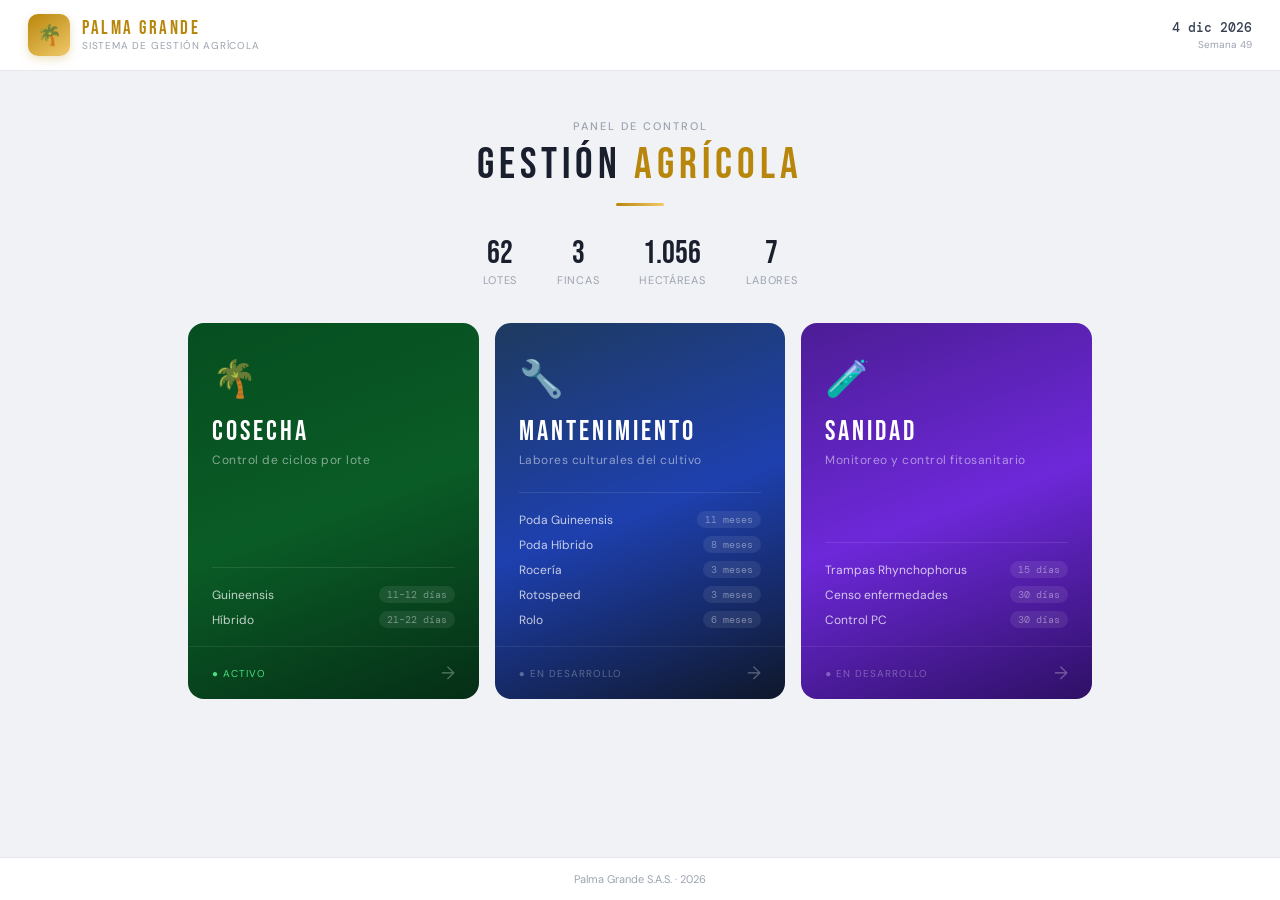
<file: panel.html>
<!DOCTYPE html>
<html lang="es">
<head>
<meta charset="UTF-8"/>
<meta name="viewport" content="width=device-width, initial-scale=1.0, maximum-scale=5.0, user-scalable=yes"/>
<title>Palma Grande S.A.S.</title>
<link href="https://fonts.googleapis.com/css2?family=Bebas+Neue&family=DM+Sans:ital,wght@0,300;0,400;0,500;0,600;1,400&family=DM+Mono:wght@400;500&display=swap" rel="stylesheet"/>
<style>
*{box-sizing:border-box;margin:0;padding:0;}
html,body{height:100%;}
body{font-family:'DM Sans',sans-serif;background:#f0f2f5;color:#1a1f2e;min-height:100vh;display:flex;flex-direction:column;}

/* HEADER */
.header{background:#fff;padding:14px 28px;display:flex;align-items:center;justify-content:space-between;border-bottom:1px solid #e5e7eb;}
.logo-wrap{display:flex;align-items:center;gap:12px;}
.logo-icon{width:42px;height:42px;background:linear-gradient(145deg,#b8860b,#f0c96a);border-radius:10px;display:flex;align-items:center;justify-content:center;font-size:20px;box-shadow:0 3px 10px rgba(184,134,11,.25);}
.brand{display:flex;flex-direction:column;}
.brand-name{font-family:'Bebas Neue',sans-serif;font-size:19px;letter-spacing:2.5px;color:#b8860b;line-height:1;}
.brand-sub{font-size:10px;color:#9ca3af;letter-spacing:.8px;text-transform:uppercase;margin-top:1px;}
.header-info{text-align:right;}
.header-fecha{font-family:'DM Mono',monospace;font-size:13px;color:#374151;font-weight:500;}
.header-sem{font-size:10px;color:#9ca3af;margin-top:2px;}

/* HERO */
.hero{padding:48px 28px 32px;text-align:center;}
.hero-eyebrow{font-size:11px;text-transform:uppercase;letter-spacing:2px;color:#9ca3af;font-weight:500;margin-bottom:10px;}
.hero-title{font-family:'Bebas Neue',sans-serif;font-size:44px;letter-spacing:5px;color:#1a1f2e;line-height:1;}
.hero-title span{color:#b8860b;}
.hero-line{width:48px;height:3px;background:linear-gradient(90deg,#b8860b,#f0c96a);border-radius:2px;margin:16px auto 0;}

/* STATS ROW */
.stats-row{display:flex;justify-content:center;gap:40px;padding:0 28px 36px;}
.stat-item{text-align:center;}
.stat-num{font-family:'Bebas Neue',sans-serif;font-size:32px;color:#1a1f2e;line-height:1;}
.stat-lbl{font-size:11px;color:#9ca3af;text-transform:uppercase;letter-spacing:.7px;margin-top:3px;}

/* MÓDULOS */
.modulos{display:grid;grid-template-columns:repeat(3,1fr);gap:16px;padding:0 28px 48px;max-width:960px;margin:0 auto;width:100%;}

.mod-card{border-radius:16px;overflow:hidden;cursor:pointer;transition:transform .25s,box-shadow .25s;text-decoration:none;display:flex;flex-direction:column;position:relative;}
.mod-card:hover{transform:translateY(-6px);box-shadow:0 20px 48px rgba(0,0,0,.14);}

/* Fondos por módulo */
.mc-cosecha{background:linear-gradient(160deg,#064e20 0%,#0a5c26 50%,#052e16 100%);}
.mc-mantto{background:linear-gradient(160deg,#1e3a5f 0%,#1e40af 50%,#0f172a 100%);}
.mc-sanidad{background:linear-gradient(160deg,#4c1d95 0%,#6d28d9 50%,#2e1065 100%);}

.mod-top{padding:32px 24px 24px;flex:1;}
.mod-emoji{font-size:36px;margin-bottom:16px;display:block;opacity:.9;}
.mod-titulo{font-family:'Bebas Neue',sans-serif;font-size:28px;letter-spacing:3px;color:#fff;line-height:1;margin-bottom:6px;}
.mod-subtitulo{font-size:12px;color:rgba(255,255,255,.5);letter-spacing:.5px;}

.mod-divider{height:1px;background:rgba(255,255,255,.1);margin:0 24px;}

.mod-labores{padding:18px 24px;display:flex;flex-direction:column;gap:8px;}
.labor-row{display:flex;align-items:center;justify-content:space-between;gap:8px;}
.labor-name{font-size:12px;color:rgba(255,255,255,.75);font-weight:400;}
.labor-ciclo{font-family:'DM Mono',monospace;font-size:10px;color:rgba(255,255,255,.4);background:rgba(255,255,255,.08);padding:2px 8px;border-radius:10px;}

.mod-footer{padding:14px 24px;border-top:1px solid rgba(255,255,255,.08);display:flex;align-items:center;justify-content:space-between;}
.mod-status{font-size:10px;text-transform:uppercase;letter-spacing:1px;}
.ms-activo{color:#4ade80;}.ms-pronto{color:rgba(255,255,255,.3);}
.mod-arrow{font-size:18px;color:rgba(255,255,255,.3);transition:color .2s,transform .2s;}
.mod-card:hover .mod-arrow{color:rgba(255,255,255,.8);transform:translateX(4px);}

/* FOOTER */
.footer{margin-top:auto;padding:14px 28px;text-align:center;font-size:11px;color:#9ca3af;border-top:1px solid #e5e7eb;background:#fff;}

@media(max-width:640px){
  .modulos{grid-template-columns:1fr;}
  .stats-row{gap:24px;}
  .hero-title{font-size:34px;}
}
</style>
</head>
<body>

<div class="header">
  <div class="logo-wrap">
    <div class="logo-icon">🌴</div>
    <div class="brand">
      <div class="brand-name">Palma Grande</div>
      <div class="brand-sub">Sistema de Gestión Agrícola</div>
    </div>
  </div>
  <div class="header-info">
    <div class="header-fecha" id="hdr-fecha">—</div>
    <div class="header-sem" id="hdr-sem">—</div>
  </div>
</div>

<div class="hero">
  <div class="hero-eyebrow">Panel de control</div>
  <div class="hero-title">GESTIÓN <span>AGRÍCOLA</span></div>
  <div class="hero-line"></div>
</div>

<div class="stats-row">
  <div class="stat-item"><div class="stat-num">62</div><div class="stat-lbl">Lotes</div></div>
  <div class="stat-item"><div class="stat-num">3</div><div class="stat-lbl">Fincas</div></div>
  <div class="stat-item"><div class="stat-num">1.056</div><div class="stat-lbl">Hectáreas</div></div>
  <div class="stat-item"><div class="stat-num">7</div><div class="stat-lbl">Labores</div></div>
</div>

<div class="modulos">

  <!-- COSECHA -->
  <a class="mod-card mc-cosecha" href="cosecha.html">
    <div class="mod-top">
      <span class="mod-emoji">🌴</span>
      <div class="mod-titulo">Cosecha</div>
      <div class="mod-subtitulo">Control de ciclos por lote</div>
    </div>
    <div class="mod-divider"></div>
    <div class="mod-labores">
      <div class="labor-row"><span class="labor-name">Guineensis</span><span class="labor-ciclo">11–12 días</span></div>
      <div class="labor-row"><span class="labor-name">Híbrido</span><span class="labor-ciclo">21–22 días</span></div>
    </div>
    <div class="mod-footer">
      <span class="mod-status ms-activo">● Activo</span>
      <span class="mod-arrow">→</span>
    </div>
  </a>

  <!-- MANTENIMIENTO -->
  <a class="mod-card mc-mantto" href="mantenimiento.html">
    <div class="mod-top">
      <span class="mod-emoji">🔧</span>
      <div class="mod-titulo">Mantenimiento</div>
      <div class="mod-subtitulo">Labores culturales del cultivo</div>
    </div>
    <div class="mod-divider"></div>
    <div class="mod-labores">
      <div class="labor-row"><span class="labor-name">Poda Guineensis</span><span class="labor-ciclo">11 meses</span></div>
      <div class="labor-row"><span class="labor-name">Poda Híbrido</span><span class="labor-ciclo">8 meses</span></div>
      <div class="labor-row"><span class="labor-name">Rocería</span><span class="labor-ciclo">3 meses</span></div>
      <div class="labor-row"><span class="labor-name">Rotospeed</span><span class="labor-ciclo">3 meses</span></div>
      <div class="labor-row"><span class="labor-name">Rolo</span><span class="labor-ciclo">6 meses</span></div>
    </div>
    <div class="mod-footer">
      <span class="mod-status ms-pronto">● En desarrollo</span>
      <span class="mod-arrow">→</span>
    </div>
  </a>

  <!-- SANIDAD -->
  <a class="mod-card mc-sanidad" href="sanidad.html">
    <div class="mod-top">
      <span class="mod-emoji">🧪</span>
      <div class="mod-titulo">Sanidad</div>
      <div class="mod-subtitulo">Monitoreo y control fitosanitario</div>
    </div>
    <div class="mod-divider"></div>
    <div class="mod-labores">
      <div class="labor-row"><span class="labor-name">Trampas Rhynchophorus</span><span class="labor-ciclo">15 días</span></div>
      <div class="labor-row"><span class="labor-name">Censo enfermedades</span><span class="labor-ciclo">30 días</span></div>
      <div class="labor-row"><span class="labor-name">Control PC</span><span class="labor-ciclo">30 días</span></div>
    </div>
    <div class="mod-footer">
      <span class="mod-status ms-pronto">● En desarrollo</span>
      <span class="mod-arrow">→</span>
    </div>
  </a>

</div>

<div class="footer">Palma Grande S.A.S. · 2026</div>

<script>
const MESES=['ene','feb','mar','abr','may','jun','jul','ago','sep','oct','nov','dic'];
function hoyLocal(){
  const now=new Date();
  return new Date(now.getTime()+now.getTimezoneOffset()*60000-5*3600000);
}
function semanaNum(d){
  const j1=new Date(d.getFullYear(),0,1);
  return Math.ceil(((d-j1)/86400000+j1.getDay()+1)/7);
}
const hoy=hoyLocal();
document.getElementById('hdr-fecha').textContent=hoy.getDate()+' '+MESES[hoy.getMonth()]+' '+hoy.getFullYear();
document.getElementById('hdr-sem').textContent='Semana '+semanaNum(hoy);
</script>
</body>
</html>
</file>
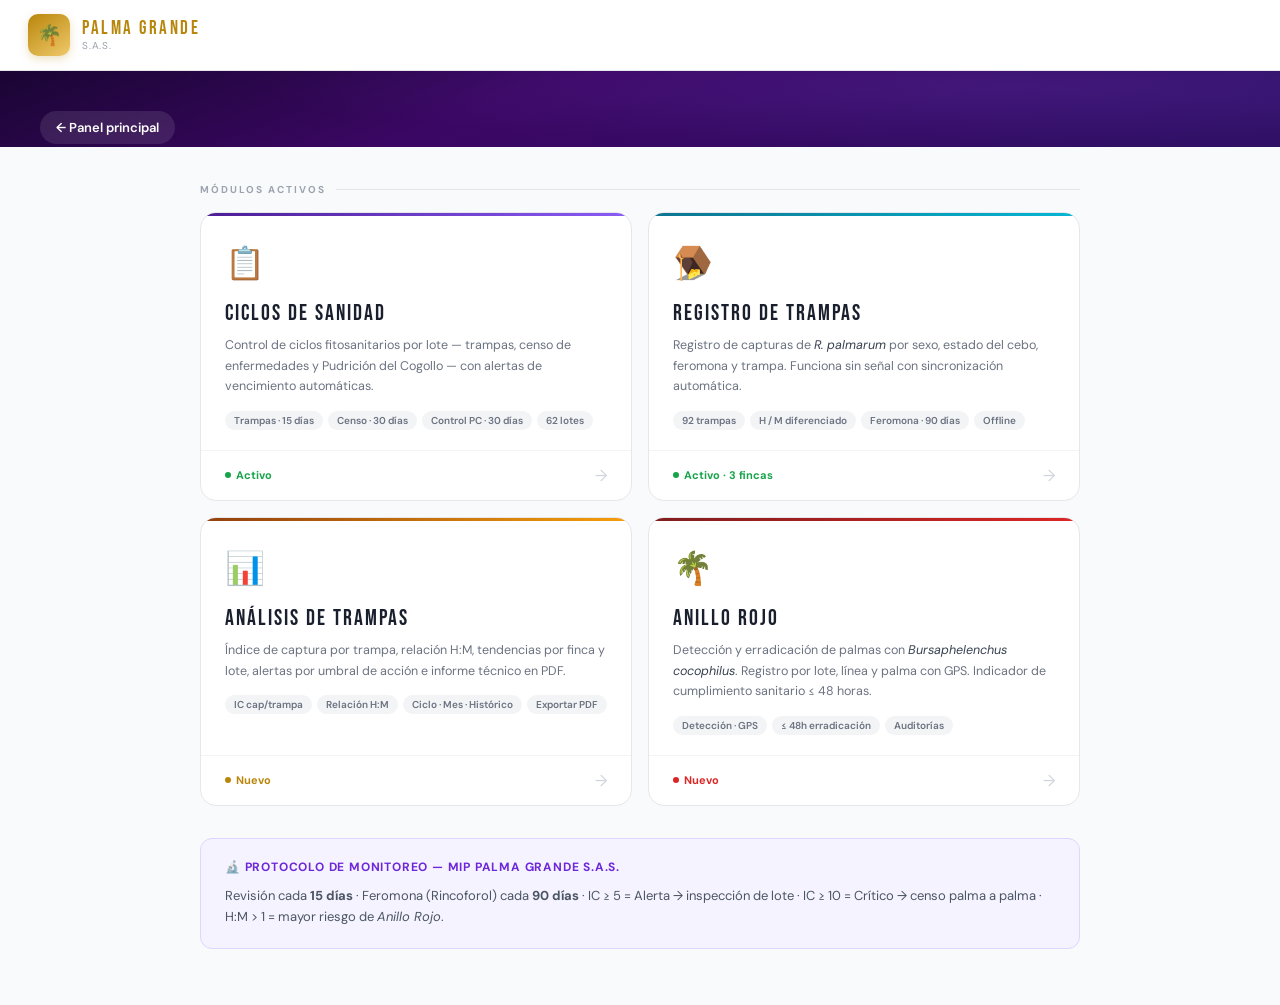
<file: sanidad_carpeta.html>
<!DOCTYPE html>
<html lang="es">
<head>
<meta charset="UTF-8"/>
<meta name="viewport" content="width=device-width, initial-scale=1.0"/>
<title>Sanidad Fitosanitaria – Palma Grande S.A.S.</title>
<link href="https://fonts.googleapis.com/css2?family=Bebas+Neue&family=DM+Sans:ital,wght@0,300;0,400;0,500;0,600;1,400&family=DM+Mono:wght@400;500&display=swap" rel="stylesheet"/>
<style>
*{box-sizing:border-box;margin:0;padding:0;}
html,body{height:100%;}
body{font-family:'DM Sans',sans-serif;background:#f0f2f5;color:#1a1f2e;min-height:100vh;display:flex;flex-direction:column;}

/* HEADER */
.header{background:#fff;padding:14px 28px;display:flex;align-items:center;justify-content:space-between;border-bottom:1px solid #e5e7eb;}
.logo-wrap{display:flex;align-items:center;gap:12px;}
.logo-icon{width:42px;height:42px;background:linear-gradient(145deg,#b8860b,#f0c96a);border-radius:10px;display:flex;align-items:center;justify-content:center;font-size:20px;box-shadow:0 3px 10px rgba(184,134,11,.25);}
.brand{display:flex;flex-direction:column;}
.brand-name{font-family:'Bebas Neue',sans-serif;font-size:19px;letter-spacing:2.5px;color:#b8860b;line-height:1;}
.brand-sub{font-size:10px;color:#9ca3af;letter-spacing:.8px;text-transform:uppercase;margin-top:1px;}
.header-info{text-align:right;}
.header-fecha{font-family:'DM Mono',monospace;font-size:13px;color:#374151;font-weight:500;}
.header-sem{font-size:10px;color:#9ca3af;margin-top:2px;}

/* HERO */
.hero{padding:48px 28px 32px;text-align:center;}
.hero-eyebrow{font-size:11px;text-transform:uppercase;letter-spacing:2px;color:#9ca3af;font-weight:500;margin-bottom:10px;}
.hero-title{font-family:'Bebas Neue',sans-serif;font-size:44px;letter-spacing:5px;color:#1a1f2e;line-height:1;}
.hero-title span{color:#b8860b;}
.hero-line{width:48px;height:3px;background:linear-gradient(90deg,#b8860b,#f0c96a);border-radius:2px;margin:16px auto 0;}

/* STATS ROW */
.stats-row{display:flex;justify-content:center;gap:40px;padding:0 28px 36px;}
.stat-item{text-align:center;}
.stat-num{font-family:'Bebas Neue',sans-serif;font-size:32px;color:#1a1f2e;line-height:1;}
.stat-lbl{font-size:11px;color:#9ca3af;text-transform:uppercase;letter-spacing:.7px;margin-top:3px;}

/* MÓDULOS */
.modulos{display:grid;grid-template-columns:repeat(3,1fr);gap:16px;padding:0 28px 48px;max-width:1100px;margin:0 auto;width:100%;}

.mod-card{border-radius:16px;overflow:hidden;cursor:pointer;transition:transform .25s,box-shadow .25s;text-decoration:none;display:flex;flex-direction:column;position:relative;}
.mod-card:hover{transform:translateY(-6px);box-shadow:0 20px 48px rgba(0,0,0,.14);}

/* Fondos por módulo */
.mc-cosecha{background:linear-gradient(160deg,#064e20 0%,#0a5c26 50%,#052e16 100%);}
.mc-mantto{background:linear-gradient(160deg,#1e3a5f 0%,#1e40af 50%,#0f172a 100%);}
.mc-sanidad{background:linear-gradient(160deg,#4c1d95 0%,#6d28d9 50%,#2e1065 100%);}

.mod-top{padding:32px 24px 24px;flex:1;}
.mod-emoji{font-size:36px;margin-bottom:16px;display:block;opacity:.9;}
.mod-titulo{font-family:'Bebas Neue',sans-serif;font-size:28px;letter-spacing:3px;color:#fff;line-height:1;margin-bottom:6px;}
.mod-subtitulo{font-size:12px;color:rgba(255,255,255,.5);letter-spacing:.5px;}

.mod-divider{height:1px;background:rgba(255,255,255,.1);margin:0 24px;}

.mod-labores{padding:18px 24px;display:flex;flex-direction:column;gap:8px;}
.labor-row{display:flex;align-items:center;justify-content:space-between;gap:8px;}
.labor-name{font-size:12px;color:rgba(255,255,255,.75);font-weight:400;}
.labor-ciclo{font-family:'DM Mono',monospace;font-size:10px;color:rgba(255,255,255,.4);background:rgba(255,255,255,.08);padding:2px 8px;border-radius:10px;}

.mod-footer{padding:14px 24px;border-top:1px solid rgba(255,255,255,.08);display:flex;align-items:center;justify-content:space-between;}
.mod-status{font-size:10px;text-transform:uppercase;letter-spacing:1px;}
.ms-activo{color:#4ade80;}.ms-pronto{color:rgba(255,255,255,.3);}
.mod-arrow{font-size:18px;color:rgba(255,255,255,.3);transition:color .2s,transform .2s;}
.mod-card:hover .mod-arrow{color:rgba(255,255,255,.8);transform:translateX(4px);}

/* FOOTER */
.footer{margin-top:auto;padding:14px 28px;text-align:center;font-size:11px;color:#9ca3af;border-top:1px solid #e5e7eb;background:#fff;}

@media(max-width:640px){
  .modulos{grid-template-columns:1fr;}
  .stats-row{gap:24px;}
  .hero-title{font-size:34px;}
}

.mc-censo{background:linear-gradient(160deg,#7c2d12 0%,#b45309 50%,#451a03 100%);}
.mc-taller{background:linear-gradient(160deg,#374151 0%,#4b5563 50%,#111827 100%);}
.mc-almacen{background:linear-gradient(160deg,#14532d 0%,#166534 50%,#052e16 100%);}
.mc-pronto{opacity:.55;cursor:not-allowed;pointer-events:none;}
</style>
<style>
.back-btn{display:inline-flex;align-items:center;gap:6px;background:rgba(255,255,255,.1);color:#fff;border:none;padding:8px 16px;border-radius:20px;font-size:13px;font-weight:600;cursor:pointer;text-decoration:none;font-family:"DM Sans",sans-serif;transition:background .2s;margin-bottom:28px;}
.back-btn:hover{background:rgba(255,255,255,.18);}

.dept-hero{background:linear-gradient(160deg,#1a0533 0%,#3b0764 40%,#2e1065 100%);padding:40px 40px 36px;position:relative;overflow:hidden;}
.dept-hero::before{content:'';position:absolute;inset:0;background:radial-gradient(ellipse 60% 80% at 80% 20%,rgba(139,92,246,.15),transparent);pointer-events:none;}
.dept-hero-content{position:relative;z-index:1;max-width:900px;}
.dept-eyebrow{font-size:10px;font-weight:700;color:#a78bfa;letter-spacing:2.5px;text-transform:uppercase;margin-bottom:12px;}
.dept-title{font-family:"Bebas Neue",sans-serif;font-size:42px;letter-spacing:4px;color:#fff;line-height:1;margin-bottom:8px;}
.dept-title span{color:#c4b5fd;}
.dept-sub{font-size:12px;color:rgba(255,255,255,.4);letter-spacing:.5px;margin-bottom:18px;}
.dept-desc{font-size:14px;color:rgba(255,255,255,.6);line-height:1.7;max-width:620px;border-left:2px solid rgba(139,92,246,.5);padding-left:16px;font-style:italic;}

.dept-body{padding:36px 40px 56px;max-width:960px;margin:0 auto;}
.dept-section-label{font-size:10px;font-weight:700;color:#9ca3af;letter-spacing:2px;text-transform:uppercase;margin-bottom:16px;display:flex;align-items:center;gap:10px;}
.dept-section-label::after{content:'';flex:1;height:1px;background:#e5e7eb;}

.sub-grid{display:grid;grid-template-columns:repeat(2,1fr);gap:16px;margin-bottom:32px;}

.sub-card{border-radius:16px;overflow:hidden;text-decoration:none;display:flex;flex-direction:column;border:1px solid #e5e7eb;background:#fff;transition:transform .25s,box-shadow .25s;}
.sub-card:hover{transform:translateY(-5px);box-shadow:0 20px 48px rgba(0,0,0,.1);border-color:transparent;}

.sc-accent{height:3px;}
.sca-ciclos{background:linear-gradient(90deg,#4c1d95,#8b5cf6);}
.sca-trampas{background:linear-gradient(90deg,#0e7490,#06b6d4);}
.sca-analisis{background:linear-gradient(90deg,#92400e,#f59e0b);}

.sc-top{padding:26px 24px 20px;flex:1;}
.sc-emoji{font-size:32px;margin-bottom:16px;display:block;}
.sc-title{font-family:"Bebas Neue",sans-serif;font-size:22px;letter-spacing:2px;color:#1a1f2e;margin-bottom:8px;}
.sc-desc{font-size:12.5px;color:#6b7280;line-height:1.65;}
.sc-desc em{color:#374151;font-style:italic;}

.sc-tags{display:flex;flex-wrap:wrap;gap:5px;margin-top:14px;}
.sc-tag{font-size:10px;font-weight:600;padding:3px 9px;border-radius:10px;background:#f3f4f6;color:#6b7280;}

.sc-footer{padding:14px 24px;border-top:1px solid #f3f4f6;display:flex;justify-content:space-between;align-items:center;}
.sc-status{font-size:11px;font-weight:700;display:flex;align-items:center;gap:5px;}
.ss-active{color:#16a34a;}
.ss-new{color:#b8860b;}
.ss-dot{width:6px;height:6px;border-radius:50%;}
.ssd-active{background:#16a34a;}
.ssd-new{background:#b8860b;}
.sc-arrow{color:#d1d5db;font-size:16px;transition:all .2s;}
.sub-card:hover .sc-arrow{color:#6d28d9;transform:translateX(3px);}

.info-box{background:#f5f3ff;border:1px solid #ddd6fe;border-radius:12px;padding:20px 24px;margin-top:4px;}
.ib-title{font-size:12px;font-weight:700;color:#6d28d9;text-transform:uppercase;letter-spacing:.8px;margin-bottom:10px;}
.ib-text{font-size:13px;color:#4b5563;line-height:1.65;}

@media(max-width:700px){
  .dept-hero{padding:28px 20px;}
  .dept-body{padding:24px 20px 48px;}
  .sub-grid{grid-template-columns:1fr;}
  .dept-title{font-size:30px;}
}
</style>
</head>
<body style="background:#f9fafb;">

<!-- HEADER -->
<div class="header">
  <div class="logo-wrap">
    <div class="logo-icon">🌴</div>
    <div class="brand">
      <div class="brand-name">Palma Grande</div>
      <div class="brand-sub">S.A.S.</div>
    </div>
  </div>
</div>

<!-- HERO DEPARTAMENTO -->
<div class="dept-hero">
  <div class="dept-hero-content">
    <a href="index.html" class="back-btn">← Panel principal</a>
    <div class="dept-eyebrow">Departamento Agronómico</div>
    <div class="dept-title">Sanidad <span>Fitosanitaria</span></div>
    <div class="dept-sub">Manejo Integrado de Plagas y Enfermedades · Palma Grande S.A.S.</div>
    <div class="dept-desc">
      Vigilancia epidemiológica en <em>Elaeis guineensis</em> e híbridos. Monitoreo de 
      <em>Rhynchophorus palmarum</em>, Pudrición del Cogollo y plagas de importancia 
      económica bajo enfoque MIP.
    </div>
  </div>
</div>

<!-- MÓDULOS -->
<div class="dept-body">

  <div class="dept-section-label">Módulos activos</div>

  <div class="sub-grid">

    <!-- CICLOS -->
    <a class="sub-card" href="sanidad.html">
      <div class="sc-accent sca-ciclos"></div>
      <div class="sc-top">
        <span class="sc-emoji">📋</span>
        <div class="sc-title">Ciclos de Sanidad</div>
        <div class="sc-desc">
Control de ciclos fitosanitarios por lote — trampas, censo de enfermedades y Pudrición del Cogollo — con alertas de vencimiento automáticas.
        </div>
        <div class="sc-tags">
          <span class="sc-tag">Trampas · 15 días</span>
          <span class="sc-tag">Censo · 30 días</span>
          <span class="sc-tag">Control PC · 30 días</span>
          <span class="sc-tag">62 lotes</span>
        </div>
      </div>
      <div class="sc-footer">
        <div class="sc-status ss-active"><div class="ss-dot ssd-active"></div>Activo</div>
        <span class="sc-arrow">→</span>
      </div>
    </a>

    <!-- TRAMPAS -->
    <a class="sub-card" href="trampas.html">
      <div class="sc-accent sca-trampas"></div>
      <div class="sc-top">
        <span class="sc-emoji">🪤</span>
        <div class="sc-title">Registro de Trampas</div>
        <div class="sc-desc">
Registro de capturas de <em>R. palmarum</em> por sexo, estado del cebo, feromona y trampa. Funciona sin señal con sincronización automática.
        </div>
        <div class="sc-tags">
          <span class="sc-tag">92 trampas</span>
          <span class="sc-tag">H / M diferenciado</span>
          <span class="sc-tag">Feromona · 90 días</span>
          <span class="sc-tag">Offline</span>
        </div>
      </div>
      <div class="sc-footer">
        <div class="sc-status ss-active"><div class="ss-dot ssd-active"></div>Activo · 3 fincas</div>
        <span class="sc-arrow">→</span>
      </div>
    </a>

    <!-- ANÁLISIS -->
    <a class="sub-card" href="trampas_dashboard.html">
      <div class="sc-accent sca-analisis"></div>
      <div class="sc-top">
        <span class="sc-emoji">📊</span>
        <div class="sc-title">Análisis de Trampas</div>
        <div class="sc-desc">
Índice de captura por trampa, relación H:M, tendencias por finca y lote, alertas por umbral de acción e informe técnico en PDF.
        </div>
        <div class="sc-tags">
          <span class="sc-tag">IC cap/trampa</span>
          <span class="sc-tag">Relación H:M</span>
          <span class="sc-tag">Ciclo · Mes · Histórico</span>
          <span class="sc-tag">Exportar PDF</span>
        </div>
      </div>
      <div class="sc-footer">
        <div class="sc-status ss-new"><div class="ss-dot ssd-new"></div>Nuevo</div>
        <span class="sc-arrow">→</span>
      </div>
    </a>

    <!-- ANILLO ROJO -->
    <a class="sub-card" href="anillo_rojo.html">
      <div class="sc-accent" style="background:linear-gradient(90deg,#7f1d1d,#dc2626);"></div>
      <div class="sc-top">
        <span class="sc-emoji">🌴</span>
        <div class="sc-title">Anillo Rojo</div>
        <div class="sc-desc">Detección y erradicación de palmas con <em>Bursaphelenchus cocophilus</em>. Registro por lote, línea y palma con GPS. Indicador de cumplimiento sanitario ≤ 48 horas.</div>
        <div class="sc-tags">
          <span class="sc-tag">Detección · GPS</span>
          <span class="sc-tag">≤ 48h erradicación</span>
          <span class="sc-tag">Auditorías</span>
        </div>
      </div>
      <div class="sc-footer">
        <div class="sc-status ms-new" style="color:#dc2626;"><div class="ss-dot" style="background:#dc2626;"></div>Nuevo</div>
        <span class="sc-arrow">→</span>
      </div>
    </a>

  </div>

  <!-- INFO BOX -->
  <div class="info-box">
    <div class="ib-title">🔬 Protocolo de monitoreo — MIP Palma Grande S.A.S.</div>
    <div class="ib-text">
Revisión cada <strong>15 días</strong> · Feromona (Rincoforol) cada <strong>90 días</strong> · IC ≥ 5 = Alerta → inspección de lote · IC ≥ 10 = Crítico → censo palma a palma · H:M &gt; 1 = mayor riesgo de <em>Anillo Rojo</em>.
    </div>
  </div>

</div>

</body>
</html>
</file>
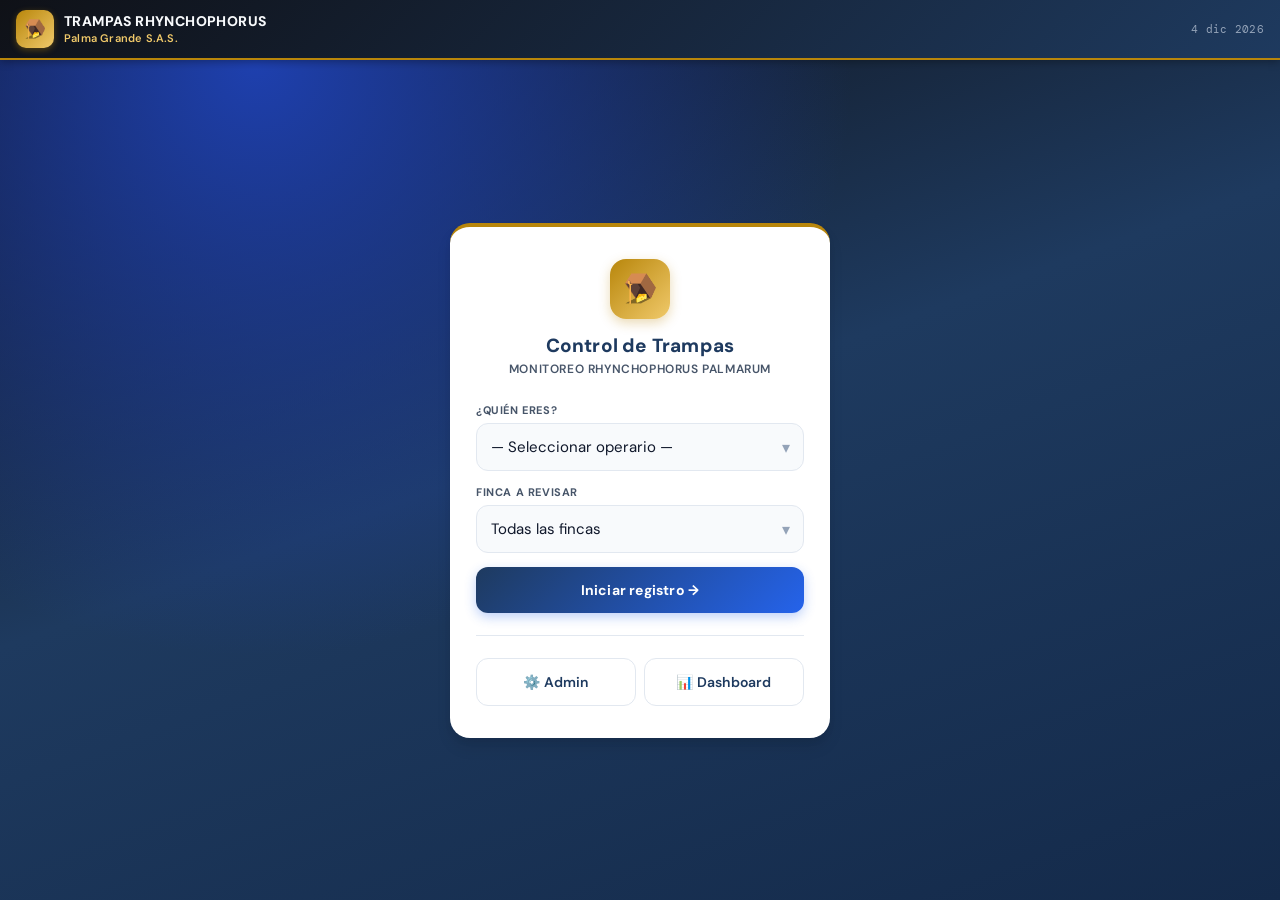
<file: trampas.html>
<!DOCTYPE html>
<html lang="es">
<head>
<meta charset="UTF-8"/>
<meta name="viewport" content="width=device-width, initial-scale=1.0, maximum-scale=1.0, user-scalable=no"/>
<meta name="apple-mobile-web-app-capable" content="yes"/>
<meta name="apple-mobile-web-app-status-bar-style" content="black-translucent"/>
<meta name="apple-mobile-web-app-title" content="Trampas PG"/>
<meta name="mobile-web-app-capable" content="yes"/>
<meta name="theme-color" content="#0f1117"/>
<title>Trampas Rhynchophorus – Palma Grande</title>
<link rel="manifest" href="manifest.webmanifest"/>
<link rel="icon" href="icons/icon-192.png"/>
<link rel="apple-touch-icon" href="icons/apple-touch-icon.png"/>
<link href="https://fonts.googleapis.com/css2?family=DM+Sans:wght@300;400;500;600;700;800;900&family=DM+Mono:wght@400;500&display=swap" rel="stylesheet"/>
<style>
*{box-sizing:border-box;margin:0;padding:0;-webkit-tap-highlight-color:transparent;}
:root{
  --bg:#f0f4f8;
  --surface:#ffffff;
  --surface2:#f8fafc;
  --border:#e2e8f0;
  --text:#0f172a;
  --text2:#475569;
  --muted:#94a3b8;
  --primary:#1e3a5f;
  --primary-light:#eff6ff;
  --green:#16a34a;--green-bg:#f0fdf4;--green-border:#86efac;
  --blue:#2563eb;--blue-bg:#eff6ff;--blue-border:#93c5fd;
  --red:#dc2626;--red-bg:#fef2f2;--red-border:#fca5a5;
  --amber:#d97706;--amber-bg:#fffbeb;--amber-border:#fcd34d;
  --purple:#7c3aed;--purple-bg:#f5f3ff;
  --gold:#b8860b;--gold2:#f0c96a;
  --shadow:0 1px 3px rgba(0,0,0,.08),0 1px 2px rgba(0,0,0,.04);
  --shadow-md:0 4px 6px rgba(0,0,0,.07),0 2px 4px rgba(0,0,0,.05);
  --shadow-lg:0 10px 15px rgba(0,0,0,.08),0 4px 6px rgba(0,0,0,.05);
}
body{font-family:"DM Sans",sans-serif;background:var(--bg);color:var(--text);min-height:100vh;overflow-x:hidden;}

/* ─── HEADER ─── */
.hdr{background:linear-gradient(135deg,#0f1117 0%,#1e3a5f 100%);padding:0 16px;height:60px;display:flex;align-items:center;justify-content:space-between;position:sticky;top:0;z-index:200;box-shadow:0 2px 8px rgba(0,0,0,.3);border-bottom:2px solid #b8860b;}
.hdr-left{display:flex;align-items:center;gap:10px;}
.hdr-icon{width:38px;height:38px;background:linear-gradient(135deg,#b8860b,#f0c96a);border-radius:10px;display:flex;align-items:center;justify-content:center;font-size:18px;box-shadow:0 2px 6px rgba(184,134,11,.4);}
.hdr-title{font-size:14px;font-weight:800;color:#f8fafc;letter-spacing:.4px;line-height:1.25;text-transform:uppercase;}
.hdr-sub{font-size:11px;color:#f0c96a;font-weight:600;letter-spacing:.2px;}
.hdr-right{display:flex;align-items:center;gap:8px;}
.hdr-date{font-family:"DM Mono",monospace;font-size:11px;color:#94a3b8;text-align:right;letter-spacing:.3px;}
.offline-pill{background:#fee2e2;color:#b91c1c;font-size:10px;font-weight:700;padding:3px 8px;border-radius:20px;display:none;}
.offline-pill.show{display:flex;align-items:center;gap:3px;}
.sync-pill{margin-top:4px;font-size:10px;font-weight:700;padding:3px 8px;border-radius:20px;display:none;align-items:center;gap:3px;}
.sync-pill.show{display:flex;}
.sync-pill.pendiente{background:#fef3c7;color:#92400e;}
.sync-pill.ok{background:#dcfce7;color:#15803d;}

/* ─── SCREENS ─── */
.screen{display:none;}
.screen.active{display:block;}

/* ─── LOGIN ─── */
.login-bg{min-height:calc(100vh - 60px);background:radial-gradient(circle at 20% 0%,#1e40af 0%,transparent 45%),linear-gradient(160deg,#0f1117 0%,#1e3a5f 45%,#142a4a 100%);display:flex;align-items:center;justify-content:center;padding:20px;}
.login-card{background:#fff;border-radius:20px;padding:32px 26px;width:100%;max-width:380px;box-shadow:var(--shadow-lg);border-top:4px solid #b8860b;}
.login-logo{text-align:center;margin-bottom:26px;}
.login-logo-icon{width:60px;height:60px;background:linear-gradient(135deg,#b8860b,#f0c96a);border-radius:16px;display:inline-flex;align-items:center;justify-content:center;font-size:28px;margin-bottom:14px;box-shadow:0 4px 12px rgba(184,134,11,.3);}
.login-logo-title{font-size:19px;font-weight:800;color:var(--primary);letter-spacing:.2px;}
.login-logo-sub{font-size:12px;color:var(--text2);margin-top:3px;text-transform:uppercase;letter-spacing:.6px;font-weight:600;}
.login-divider{height:1px;background:var(--border);margin:22px 0;}
.login-admin{display:flex;gap:8px;margin-top:16px;}

/* ─── FORM ELEMENTS ─── */
.fgroup{margin-bottom:14px;}
.flabel{font-size:11px;font-weight:700;color:var(--text2);text-transform:uppercase;letter-spacing:.6px;margin-bottom:6px;display:block;}
.fselect,.finput{width:100%;padding:13px 14px;border:1.5px solid var(--border);border-radius:12px;font-size:15px;font-family:"DM Sans",sans-serif;background:var(--surface2);color:var(--text);outline:none;-webkit-appearance:none;appearance:none;transition:border-color .2s;}
.fselect:focus,.finput:focus{border-color:var(--primary);background:#fff;}
.fselect-wrap{position:relative;}
.fselect-wrap::after{content:"▾";position:absolute;right:14px;top:50%;transform:translateY(-50%);color:var(--muted);pointer-events:none;}

/* ─── BUTTONS ─── */
.btn{width:100%;padding:14px;border-radius:12px;font-size:14px;font-weight:700;border:none;cursor:pointer;font-family:"DM Sans",sans-serif;transition:all .15s;display:flex;align-items:center;justify-content:center;gap:6px;letter-spacing:.2px;}
.btn:active{transform:scale(.97);}
.btn-primary{background:linear-gradient(135deg,#1e3a5f,#2563eb);color:#fff;box-shadow:0 4px 12px rgba(37,99,235,.3);}
.btn-secondary{background:var(--surface2);color:var(--primary);border:1.5px solid var(--border);}
.btn-ghost{background:transparent;color:var(--primary);border:1.5px solid var(--border);font-weight:600;}
.btn-success{background:var(--green-bg);color:var(--green);border:1.5px solid var(--green-border);}
.btn-danger{background:var(--red-bg);color:var(--red);border:1.5px solid var(--red-border);}
.btn-sm{padding:9px 16px;font-size:12px;border-radius:9px;width:auto;}
.btn-icon{width:40px;height:40px;padding:0;border-radius:12px;}

/* ─── TABS (Bottom Nav) ─── */
.bottom-nav{position:fixed;bottom:0;left:0;right:0;background:#fff;border-top:1px solid var(--border);display:none;padding:6px 0 10px;z-index:200;box-shadow:0 -2px 10px rgba(0,0,0,.06);}
.bottom-nav.show{display:flex;}
.nav-item{flex:1;display:flex;flex-direction:column;align-items:center;gap:2px;border:none;background:none;cursor:pointer;padding:4px 0;color:var(--muted);font-size:10px;font-weight:600;font-family:"DM Sans",sans-serif;transition:color .15s;}
.nav-item.active{color:var(--primary);}
.nav-icon{font-size:22px;line-height:1;}
.nav-dot{width:5px;height:5px;border-radius:50%;background:var(--red);position:absolute;top:0;right:-2px;}

/* ─── TOP TABS ─── */
.top-tabs{background:#fff;border-bottom:2px solid var(--border);display:flex;padding:0 16px;position:sticky;top:60px;z-index:100;overflow-x:auto;scrollbar-width:none;}
.top-tabs::-webkit-scrollbar{display:none;}
.ttab{padding:12px 14px;font-size:13px;font-weight:600;border:none;background:none;color:var(--muted);cursor:pointer;border-bottom:2.5px solid transparent;margin-bottom:-2px;white-space:nowrap;transition:all .15s;}
.ttab.active{color:var(--primary);border-bottom-color:var(--primary);}

/* ─── CARDS ─── */
.card{background:#fff;border-radius:14px;padding:16px;border:1px solid var(--border);box-shadow:var(--shadow);margin-bottom:12px;}
.card-title{font-size:12px;font-weight:800;color:var(--primary);margin-bottom:14px;padding-bottom:10px;border-bottom:1px solid var(--border);display:flex;align-items:center;gap:6px;text-transform:uppercase;letter-spacing:.5px;}

/* ─── TRAMPA ITEM ─── */
.trampa-card{background:#fff;border-radius:14px;border:1.5px solid var(--border);margin-bottom:8px;overflow:hidden;box-shadow:var(--shadow);transition:border-color .2s;}
.trampa-card.done{border-color:var(--green-border);background:linear-gradient(135deg,#f0fdf4,#fff);}
.trampa-card.alert{border-color:var(--red-border);background:linear-gradient(135deg,#fef2f2,#fff);}
.trampa-card.warn{border-color:var(--amber-border);}

.tc-header{padding:14px 14px 12px;display:flex;align-items:center;gap:12px;cursor:pointer;}
.tc-num{width:44px;height:44px;border-radius:12px;display:flex;align-items:center;justify-content:center;font-size:12px;font-weight:800;flex-shrink:0;font-family:"DM Mono",monospace;}
.tcn-pending{background:var(--primary-light);color:var(--primary);}
.tcn-done{background:var(--green-bg);color:var(--green);}
.tcn-alert{background:var(--red-bg);color:var(--red);}
.tc-info{flex:1;min-width:0;}
.tc-id{font-size:15px;font-weight:800;color:var(--text);}
.tc-lote{font-size:12px;color:var(--text2);margin-top:1px;}
.tc-right{text-align:right;flex-shrink:0;}
.tc-badge{font-size:11px;font-weight:700;padding:3px 10px;border-radius:20px;display:inline-block;}
.tcb-pending{background:#f1f5f9;color:var(--text2);}
.tcb-done{background:var(--green-bg);color:var(--green);}
.tcb-alert{background:var(--red-bg);color:var(--red);}
.tc-counts{font-size:11px;color:var(--text2);margin-top:3px;}

/* ─── REGISTRO FORM ─── */
.tc-form{border-top:1px solid var(--border);padding:16px;background:var(--surface2);}

.conteo-row{display:grid;grid-template-columns:1fr 1fr;gap:10px;margin-bottom:16px;}
.conteo-box{background:#fff;border-radius:14px;padding:14px 12px;border:1.5px solid var(--border);text-align:center;box-shadow:var(--shadow);}
.cb-label{font-size:11px;font-weight:700;text-transform:uppercase;letter-spacing:.5px;margin-bottom:10px;}
.cb-label-h{color:var(--red);}
.cb-label-m{color:var(--blue);}
.cb-controls{display:flex;align-items:center;justify-content:center;gap:10px;}
.cb-btn{width:36px;height:36px;border-radius:50%;border:none;font-size:20px;font-weight:700;cursor:pointer;display:flex;align-items:center;justify-content:center;transition:all .15s;}
.cb-btn:active{transform:scale(.9);}
.cb-minus{background:var(--red-bg);color:var(--red);}
.cb-plus{background:var(--green-bg);color:var(--green);}
.cb-val{font-size:28px;font-weight:900;min-width:40px;font-family:"DM Mono",monospace;}
.cbv-h{color:var(--red);}
.cbv-m{color:var(--blue);}

.section-label{font-size:11px;font-weight:700;color:var(--text2);text-transform:uppercase;letter-spacing:.6px;margin-bottom:8px;}
.option-grid{display:grid;grid-template-columns:1fr 1fr;gap:6px;margin-bottom:14px;}
.opt-btn{padding:10px 6px;border-radius:10px;border:1.5px solid var(--border);background:#fff;font-size:12px;font-weight:600;cursor:pointer;text-align:center;transition:all .15s;font-family:"DM Sans",sans-serif;}
.opt-btn:active{transform:scale(.96);}
.opt-btn.sel-bueno{border-color:var(--green);background:var(--green-bg);color:var(--green);}
.opt-btn.sel-regular{border-color:var(--amber);background:var(--amber-bg);color:var(--amber);}
.opt-btn.sel-malo{border-color:var(--red);background:var(--red-bg);color:var(--red);}
.opt-btn.sel-sin-cebo{border-color:var(--purple);background:var(--purple-bg);color:var(--purple);}
.opt-btn.sel-buena{border-color:var(--green);background:var(--green-bg);color:var(--green);}
.opt-btn.sel-dañada{border-color:var(--amber);background:var(--amber-bg);color:var(--amber);}
.opt-btn.sel-perdida{border-color:var(--red);background:var(--red-bg);color:var(--red);}
.opt-btn.sel-reubicar{border-color:var(--blue);background:var(--blue-bg);color:var(--blue);}
.obs-input{width:100%;padding:11px 13px;border:1.5px solid var(--border);border-radius:10px;font-size:14px;font-family:"DM Sans",sans-serif;background:#fff;color:var(--text);outline:none;margin-bottom:12px;}
.obs-input:focus{border-color:var(--primary);}
.form-actions{display:flex;gap:8px;scroll-margin-bottom:90px;}

/* ─── SEARCH & FILTERS ─── */
.search-bar{padding:12px 16px 0;}
.search-input{width:100%;padding:11px 14px 11px 40px;border:1.5px solid var(--border);border-radius:12px;font-size:14px;background:#fff;outline:none;font-family:"DM Sans",sans-serif;}
.search-input:focus{border-color:var(--primary);}
.search-wrap-inner{position:relative;}
.search-icon{position:absolute;left:12px;top:50%;transform:translateY(-50%);color:var(--muted);font-size:16px;}

.chips{display:flex;gap:6px;padding:10px 16px;overflow-x:auto;scrollbar-width:none;}
.chips::-webkit-scrollbar{display:none;}
.chip{padding:6px 14px;border-radius:20px;font-size:12px;font-weight:700;border:1.5px solid var(--border);background:#fff;color:var(--text2);white-space:nowrap;cursor:pointer;transition:all .15s;}
.chip.active{background:var(--primary);color:#fff;border-color:var(--primary);box-shadow:0 2px 8px rgba(30,58,95,.3);}

/* ─── PROGRESS BAR ─── */
.prog-wrap{background:var(--border);border-radius:4px;height:5px;overflow:hidden;margin-top:6px;}
.prog-bar{height:100%;border-radius:4px;transition:width .3s;}
.pb-green{background:linear-gradient(90deg,#16a34a,#22c55e);}
.pb-amber{background:linear-gradient(90deg,#d97706,#f59e0b);}
.pb-red{background:linear-gradient(90deg,#dc2626,#ef4444);}

/* ─── STAT CARDS ─── */
.stats-grid{display:grid;grid-template-columns:repeat(2,1fr);gap:10px;margin-bottom:14px;}
.stat-card{background:#fff;border-radius:12px;padding:14px;border:1px solid var(--border);border-left:3px solid var(--primary);box-shadow:var(--shadow);}
.stat-val{font-size:28px;font-weight:900;line-height:1;font-family:"DM Mono",monospace;}
.stat-lbl{font-size:11px;color:var(--text2);margin-top:5px;font-weight:700;text-transform:uppercase;letter-spacing:.4px;}
.stat-sub{font-size:10px;color:var(--muted);margin-top:2px;}

/* ─── ALERTA ITEM ─── */
.alerta-item{display:flex;align-items:center;gap:10px;padding:12px;background:var(--red-bg);border-radius:10px;margin-bottom:6px;border:1px solid var(--red-border);}
.ai-icon{font-size:22px;flex-shrink:0;}
.ai-info{flex:1;}
.ai-id{font-weight:800;font-size:14px;}
.ai-sub{font-size:12px;color:var(--text2);}
.ai-val{font-size:20px;font-weight:900;color:var(--red);font-family:"DM Mono",monospace;}

/* ─── LOTE ROW ─── */
.lote-row{padding:12px 4px;border-bottom:1px solid var(--border);}
.lote-row:last-child{border-bottom:none;}
.lr-top{display:flex;justify-content:space-between;align-items:center;margin-bottom:6px;}
.lr-name{font-size:14px;font-weight:700;}
.lr-badge{font-size:11px;font-weight:700;padding:2px 9px;border-radius:20px;}
.lrb-ok{background:var(--green-bg);color:var(--green);}
.lrb-warn{background:var(--amber-bg);color:var(--amber);}
.lrb-crit{background:var(--red-bg);color:var(--red);}
.lr-sub{font-size:11px;color:var(--text2);}

/* ─── ADMIN ─── */
.trampa-row{display:flex;align-items:center;justify-content:space-between;padding:10px 4px;border-bottom:1px solid var(--border);}
.trampa-row:last-child{border-bottom:none;}

/* ─── TOAST ─── */
.toast{position:fixed;bottom:85px;left:50%;transform:translateX(-50%) translateY(10px);background:#0f172a;color:#fff;padding:10px 20px;border-radius:20px;font-size:13px;font-weight:600;z-index:999;opacity:0;transition:all .25s;pointer-events:none;white-space:nowrap;box-shadow:0 4px 12px rgba(0,0,0,.2);}
.toast.show{opacity:1;transform:translateX(-50%) translateY(0);}

.pb-80{padding-bottom:80px;}
.px-16{padding:0 16px;}
.pt-12{padding-top:12px;}

/* ─── EMPTY STATE ─── */
.empty{text-align:center;padding:48px 24px;color:var(--muted);}
.empty-icon{font-size:32px;margin:0 auto 14px;width:64px;height:64px;border-radius:50%;background:var(--surface2);display:flex;align-items:center;justify-content:center;}
.empty-text{font-size:14px;font-weight:700;color:var(--text2);}
.empty-sub{font-size:12px;margin-top:4px;}

/* ─── FINCA HEADER ─── */
.finca-hdr{padding:10px 8px;display:flex;align-items:center;gap:6px;margin-top:4px;background:var(--primary-light);border-radius:8px;}
.finca-hdr-text{font-size:12px;font-weight:800;color:var(--primary);text-transform:uppercase;letter-spacing:.5px;}
.finca-hdr-count{font-size:11px;color:var(--text2);margin-left:auto;font-weight:600;}
</style>
</head>
<body>

<!-- HEADER -->
<div class="hdr">
  <div class="hdr-left">
    <div class="hdr-icon">🪤</div>
    <div>
      <div class="hdr-title">Trampas Rhynchophorus</div>
      <div class="hdr-sub" id="hdr-operario">Palma Grande S.A.S.</div>
    </div>
  </div>
  <div class="hdr-right">
    <div>
      <div class="hdr-date" id="hdr-fecha"></div>
      <div class="offline-pill" id="offline-pill">📵 Sin señal</div>
      <div class="sync-pill" id="sync-pill"></div>
    </div>
  </div>
</div>

<!-- LOGIN SCREEN -->
<div id="screen-login" class="screen active">
  <div class="login-bg">
    <div class="login-card">
      <div class="login-logo">
        <div class="login-logo-icon">🪤</div>
        <div class="login-logo-title">Control de Trampas</div>
        <div class="login-logo-sub">Monitoreo Rhynchophorus palmarum</div>
      </div>
      <div class="fgroup">
        <label class="flabel">¿Quién eres?</label>
        <div class="fselect-wrap">
          <select class="fselect" id="sel-operario">
            <option value="">— Seleccionar operario —</option>
          </select>
        </div>
      </div>
      <div class="fgroup">
        <label class="flabel">Finca a revisar</label>
        <div class="fselect-wrap">
          <select class="fselect" id="sel-finca">
            <option value="todas">Todas las fincas</option>
            <option value="FINCA 1">Finca 1</option>
            <option value="FINCA 2">Finca 2</option>
            <option value="FINCA 3">Finca 3</option>
          </select>
        </div>
      </div>
      <button class="btn btn-primary" onclick="entrar()">Iniciar registro →</button>
      <div class="login-divider"></div>
      <div class="login-admin">
        <button class="btn btn-ghost" style="flex:1;" onclick="irAdmin()">⚙️ Admin</button>
        <button class="btn btn-ghost" style="flex:1;" onclick="irDashboard()">📊 Dashboard</button>
      </div>
    </div>
  </div>
</div>

<!-- REGISTRO SCREEN -->
<div id="screen-registro" class="screen">
  <div class="search-bar">
    <div class="search-wrap-inner">
      <span class="search-icon">🔍</span>
      <input type="search" class="search-input" placeholder="Buscar trampa o lote..." oninput="filtrarTrampas(this.value)" id="search-box"/>
    </div>
  </div>
  <div class="chips" id="chips">
    <div class="chip active" onclick="setFiltro('todas',this)">Todas <span id="chip-count-todas"></span></div>
    <div class="chip" onclick="setFiltro('pendiente',this)">⏳ Pendientes <span id="chip-count-pendiente"></span></div>
    <div class="chip" onclick="setFiltro('registrada',this)">✅ Registradas</div>
    <div class="chip" onclick="setFiltro('alerta',this)">🔴 Alertas</div>
  </div>
  <!-- Progress bar -->
  <div style="padding:0 16px 8px;">
    <div style="display:flex;justify-content:space-between;font-size:12px;color:var(--text2);margin-bottom:4px;">
      <span>Progreso del día</span>
      <span id="prog-text">0 / 0</span>
    </div>
    <div class="prog-wrap"><div class="prog-bar pb-green" id="prog-bar" style="width:0%;"></div></div>
  </div>
  <div id="lista-trampas" class="pb-80 px-16 pt-12"></div>
</div>

<!-- DASHBOARD SCREEN -->
<div id="screen-dashboard" class="screen">
  <div class="pb-80" style="padding:14px 16px;">
    <div class="stats-grid" id="stats-grid"></div>
    <div class="card">
      <div class="card-title">📍 Estado por lote</div>
      <div id="lotes-list"></div>
    </div>
    <div class="card">
      <div class="card-title">🔴 Alertas activas</div>
      <div id="alertas-list"></div>
    </div>
    <div class="card">
      <div class="card-title">🔧 Estado de trampas</div>
      <div id="estado-trampas"></div>
    </div>
  </div>
</div>

<!-- ADMIN SCREEN -->
<div id="screen-admin" class="screen">
  <div class="pb-80" style="padding:14px 16px;">
    <div class="card">
      <div class="card-title">➕ Agregar trampas</div>
      <div class="fgroup">
        <label class="flabel">Finca</label>
        <div class="fselect-wrap">
          <select class="fselect" id="admin-finca" onchange="cargarLotesAdmin()">
            <option value="">— Seleccionar —</option>
            <option value="FINCA 1">Finca 1</option>
            <option value="FINCA 2">Finca 2</option>
            <option value="FINCA 3">Finca 3</option>
          </select>
        </div>
      </div>
      <div class="fgroup">
        <label class="flabel">Lote</label>
        <div class="fselect-wrap">
          <select class="fselect" id="admin-lote"><option value="">— Primero selecciona finca —</option></select>
        </div>
      </div>
      <div class="fgroup">
        <label class="flabel">Cantidad</label>
        <input type="number" class="finput" id="admin-cant" value="1" min="1" max="20"/>
      </div>
      <div class="fgroup">
        <label class="flabel">Operario asignado</label>
        <div class="fselect-wrap">
          <select class="fselect" id="admin-operario">
            <option value="">— Sin asignar —</option>
          </select>
        </div>
      </div>
      <button class="btn btn-primary" onclick="agregarTrampas()">Agregar</button>
    </div>
    <div class="card">
      <div class="card-title">🗂️ Trampas (<span id="admin-total">0</span>)</div>
      <div id="admin-list"></div>
    </div>
  </div>
</div>

<!-- BOTTOM NAV -->
<nav class="bottom-nav" id="bottom-nav">
  <button class="nav-item active" id="nav-registro" onclick="setScreen('registro')">
    <span class="nav-icon">📋</span>Registro
  </button>
  <button class="nav-item" id="nav-dashboard" onclick="setScreen('dashboard')">
    <span class="nav-icon">📊</span>Dashboard
  </button>
  <button class="nav-item" id="nav-admin" onclick="setScreen('admin')">
    <span class="nav-icon">⚙️</span>Admin
  </button>
  <button class="nav-item" id="nav-salir" onclick="salir()">
    <span class="nav-icon">🚪</span>Salir
  </button>
</nav>

<div class="toast" id="toast"></div>

<script>
// ─── CONFIG ───────────────────────────────
const GAS_URL = 'https://script.google.com/macros/s/AKfycbxzrPbQx5Sx4Q4G7e9CCEGqovZc-b3qTosmNhr51bQYbKqSe3-JqnhND0-mE9xb3cry/exec';
const LS_T = 'palma_trampas_v1';
const LS_R = 'palma_trap_reg_v1';
const LS_P = 'palma_trap_pend_v1';
const LS_SESION = 'palma_trap_sesion_v1';

const OPERARIOS = [
  'Anderson Rojas',
  'Dubian Camilo Cuervo Gomez',
  'Ricardo Gaitan Cleves',
  'Carlo Magno Niño Mendez',
  'Ayler Perez Guzman',
  'Ciro Alfonso Romero Ramos',
  'Jurley Trujillo Fernandez',
  'Johony Manuel Valdez Yance',
  'Saul Camilo Vega Gutierrez',
  'Supervisor',
];

const LOTES_FINCA = {
  'FINCA 1':['1A','2A','3A','4A','5','6','7','8','9','10','11','11A','12','13','14','15','16','17','18','18A'],
  'FINCA 2':['19','20','21','22','23','24','25','26','27','28','29','30','31','32A','33A','34A','35A','36','37','38','39','40','41'],
  'FINCA 3':['42','43A','43B','44A','45A','45B','46','47','48','49','50','51','52','53','54','55','56','57','58'],
};

const UMBRAL_ALERTA = 5;
const UMBRAL_CRITICO = 10;

// ─── TRAMPAS PRE-CARGADAS ────────────────
const TRAMPAS_INICIALES = [
  {id:"TR-001",finca:"FINCA 1",lote:"6",activa:true,operario:"Anderson Rojas"},
  {id:"TR-002",finca:"FINCA 1",lote:"6",activa:true,operario:"Anderson Rojas"},
  {id:"TR-003",finca:"FINCA 1",lote:"6",activa:true,operario:"Anderson Rojas"},
  {id:"TR-004",finca:"FINCA 1",lote:"7",activa:true,operario:"Anderson Rojas"},
  {id:"TR-005",finca:"FINCA 1",lote:"7",activa:true,operario:"Anderson Rojas"},
  {id:"TR-006",finca:"FINCA 1",lote:"7",activa:true,operario:"Anderson Rojas"},
  {id:"TR-007",finca:"FINCA 1",lote:"16",activa:true,operario:"Anderson Rojas"},
  {id:"TR-008",finca:"FINCA 1",lote:"16",activa:true,operario:"Anderson Rojas"},
  {id:"TR-009",finca:"FINCA 1",lote:"16",activa:true,operario:"Anderson Rojas"},
  {id:"TR-010",finca:"FINCA 1",lote:"16",activa:true,operario:"Anderson Rojas"},
  {id:"TR-011",finca:"FINCA 1",lote:"16",activa:true,operario:"Anderson Rojas"},
  {id:"TR-012",finca:"FINCA 1",lote:"17",activa:true,operario:"Anderson Rojas"},
  {id:"TR-013",finca:"FINCA 1",lote:"17",activa:true,operario:"Anderson Rojas"},
  {id:"TR-014",finca:"FINCA 1",lote:"17",activa:true,operario:"Anderson Rojas"},
  {id:"TR-015",finca:"FINCA 1",lote:"17",activa:true,operario:"Anderson Rojas"},
  {id:"TR-016",finca:"FINCA 1",lote:"17",activa:true,operario:"Anderson Rojas"},
  {id:"TR-017",finca:"FINCA 1",lote:"17",activa:true,operario:"Anderson Rojas"},
  {id:"TR-018",finca:"FINCA 1",lote:"13",activa:true,operario:"Anderson Rojas"},
  {id:"TR-019",finca:"FINCA 1",lote:"12",activa:true,operario:"Anderson Rojas"},
  {id:"TR-020",finca:"FINCA 1",lote:"12",activa:true,operario:"Anderson Rojas"},
  {id:"TR-021",finca:"FINCA 1",lote:"11",activa:true,operario:"Anderson Rojas"},
  {id:"TR-022",finca:"FINCA 1",lote:"11",activa:true,operario:"Anderson Rojas"},
  {id:"TR-023",finca:"FINCA 1",lote:"11",activa:true,operario:"Anderson Rojas"},
  {id:"TR-024",finca:"FINCA 1",lote:"11",activa:true,operario:"Anderson Rojas"},
  {id:"TR-025",finca:"FINCA 1",lote:"4A",activa:true,operario:"Anderson Rojas"},
  {id:"TR-026",finca:"FINCA 1",lote:"4A",activa:true,operario:"Anderson Rojas"},
  {id:"TR-027",finca:"FINCA 1",lote:"4A",activa:true,operario:"Anderson Rojas"},
  {id:"TR-028",finca:"FINCA 1",lote:"4A",activa:true,operario:"Anderson Rojas"},
  {id:"TR-029",finca:"FINCA 1",lote:"4A",activa:true,operario:"Anderson Rojas"},
  {id:"TR-030",finca:"FINCA 1",lote:"2A",activa:true,operario:"Anderson Rojas"},
  {id:"TR-031",finca:"FINCA 1",lote:"1A",activa:true,operario:"Anderson Rojas"},
  {id:"TR-032",finca:"FINCA 1",lote:"1A",activa:true,operario:"Anderson Rojas"},
  {id:"TR-033",finca:"FINCA 1",lote:"1A",activa:true,operario:"Anderson Rojas"},
  {id:"TR-034",finca:"FINCA 1",lote:"18",activa:true,operario:"Anderson Rojas"},
  {id:"TR-035",finca:"FINCA 1",lote:"18",activa:true,operario:"Anderson Rojas"},
  {id:"TR-036",finca:"FINCA 1",lote:"18",activa:true,operario:"Anderson Rojas"},
  {id:"TR-037",finca:"FINCA 2",lote:"32A",activa:true,operario:"Anderson Rojas"},
  {id:"TR-038",finca:"FINCA 2",lote:"33A",activa:true,operario:"Anderson Rojas"},
  {id:"TR-039",finca:"FINCA 2",lote:"33A",activa:true,operario:"Anderson Rojas"},
  {id:"TR-040",finca:"FINCA 2",lote:"33A",activa:true,operario:"Anderson Rojas"},
  {id:"TR-041",finca:"FINCA 2",lote:"34A",activa:true,operario:"Anderson Rojas"},
  {id:"TR-042",finca:"FINCA 2",lote:"34A",activa:true,operario:"Anderson Rojas"},
  {id:"TR-043",finca:"FINCA 2",lote:"35A",activa:true,operario:"Anderson Rojas"},
  {id:"TR-044",finca:"FINCA 2",lote:"35A",activa:true,operario:"Anderson Rojas"},
  {id:"TR-045",finca:"FINCA 2",lote:"36",activa:true,operario:"Anderson Rojas"},
  {id:"TR-046",finca:"FINCA 2",lote:"39",activa:true,operario:"Anderson Rojas"},
  {id:"TR-047",finca:"FINCA 2",lote:"39",activa:true,operario:"Anderson Rojas"},
  {id:"TR-048",finca:"FINCA 2",lote:"40",activa:true,operario:"Anderson Rojas"},
  {id:"TR-049",finca:"FINCA 2",lote:"41",activa:true,operario:"Anderson Rojas"},
  {id:"TR-050",finca:"FINCA 2",lote:"41",activa:true,operario:"Anderson Rojas"},
  {id:"TR-051",finca:"FINCA 2",lote:"41",activa:true,operario:"Anderson Rojas"},
  {id:"TR-052",finca:"FINCA 2",lote:"41",activa:true,operario:"Anderson Rojas"},
  {id:"TR-053",finca:"FINCA 2",lote:"19",activa:true,operario:"Anderson Rojas"},
  {id:"TR-054",finca:"FINCA 3",lote:"42",activa:true,operario:"Anderson Rojas"},
  {id:"TR-055",finca:"FINCA 3",lote:"42",activa:true,operario:"Anderson Rojas"},
  {id:"TR-056",finca:"FINCA 3",lote:"42",activa:true,operario:"Anderson Rojas"},
  {id:"TR-057",finca:"FINCA 3",lote:"42",activa:true,operario:"Anderson Rojas"},
  {id:"TR-058",finca:"FINCA 3",lote:"44A",activa:true,operario:"Anderson Rojas"},
  {id:"TR-059",finca:"FINCA 3",lote:"44A",activa:true,operario:"Anderson Rojas"},
  {id:"TR-060",finca:"FINCA 3",lote:"45A",activa:true,operario:"Anderson Rojas"},
  {id:"TR-061",finca:"FINCA 3",lote:"45A",activa:true,operario:"Anderson Rojas"},
  {id:"TR-062",finca:"FINCA 3",lote:"45A",activa:true,operario:"Anderson Rojas"},
  {id:"TR-063",finca:"FINCA 3",lote:"58",activa:true,operario:"Anderson Rojas"},
  {id:"TR-064",finca:"FINCA 3",lote:"46",activa:true,operario:"Anderson Rojas"},
  {id:"TR-065",finca:"FINCA 3",lote:"46",activa:true,operario:"Anderson Rojas"},
  {id:"TR-066",finca:"FINCA 3",lote:"46",activa:true,operario:"Anderson Rojas"},
  {id:"TR-067",finca:"FINCA 3",lote:"48",activa:true,operario:"Anderson Rojas"},
  {id:"TR-068",finca:"FINCA 3",lote:"48",activa:true,operario:"Anderson Rojas"},
  {id:"TR-069",finca:"FINCA 3",lote:"48",activa:true,operario:"Anderson Rojas"},
  {id:"TR-070",finca:"FINCA 3",lote:"48",activa:true,operario:"Anderson Rojas"},
  {id:"TR-071",finca:"FINCA 3",lote:"50",activa:true,operario:"Anderson Rojas"},
  {id:"TR-072",finca:"FINCA 3",lote:"50",activa:true,operario:"Anderson Rojas"},
  {id:"TR-073",finca:"FINCA 3",lote:"50",activa:true,operario:"Anderson Rojas"},
  {id:"TR-074",finca:"FINCA 3",lote:"50",activa:true,operario:"Anderson Rojas"},
  {id:"TR-075",finca:"FINCA 3",lote:"50",activa:true,operario:"Anderson Rojas"},
  {id:"TR-076",finca:"FINCA 3",lote:"51",activa:true,operario:"Anderson Rojas"},
  {id:"TR-077",finca:"FINCA 3",lote:"51",activa:true,operario:"Anderson Rojas"},
  {id:"TR-078",finca:"FINCA 3",lote:"51",activa:true,operario:"Anderson Rojas"},
  {id:"TR-079",finca:"FINCA 3",lote:"52",activa:true,operario:"Anderson Rojas"},
  {id:"TR-080",finca:"FINCA 3",lote:"52",activa:true,operario:"Anderson Rojas"},
  {id:"TR-081",finca:"FINCA 3",lote:"54",activa:true,operario:"Anderson Rojas"},
  {id:"TR-082",finca:"FINCA 3",lote:"54",activa:true,operario:"Anderson Rojas"},
  {id:"TR-083",finca:"FINCA 3",lote:"54",activa:true,operario:"Anderson Rojas"},
  {id:"TR-084",finca:"FINCA 3",lote:"54",activa:true,operario:"Anderson Rojas"},
  {id:"TR-085",finca:"FINCA 3",lote:"56",activa:true,operario:"Anderson Rojas"},
  {id:"TR-086",finca:"FINCA 3",lote:"56",activa:true,operario:"Anderson Rojas"},
  {id:"TR-087",finca:"FINCA 3",lote:"56",activa:true,operario:"Anderson Rojas"},
  {id:"TR-088",finca:"FINCA 3",lote:"56",activa:true,operario:"Anderson Rojas"},
  {id:"TR-089",finca:"FINCA 3",lote:"56",activa:true,operario:"Anderson Rojas"},
  {id:"TR-090",finca:"FINCA 3",lote:"56",activa:true,operario:"Anderson Rojas"},
  {id:"TR-091",finca:"FINCA 3",lote:"57",activa:true,operario:"Anderson Rojas"},
  {id:"TR-092",finca:"FINCA 3",lote:"57",activa:true,operario:"Anderson Rojas"}
];

// ─── STATE ───────────────────────────────
let operario = '';
let fincaFiltro = 'todas';
let trampas = [];
let registros = {};
let pendientes = [];
let filtro = 'todas';
let busqueda = '';
const conteoTemp = {};
let formAbierto = null;

// ─── INIT ────────────────────────────────
function init(){
  // Fecha
  const hoy = new Date();
  document.getElementById('hdr-fecha').textContent =
    hoy.getDate()+' '+['ene','feb','mar','abr','may','jun','jul','ago','sep','oct','nov','dic'][hoy.getMonth()]+' '+hoy.getFullYear();

  // Operarios
  const sel = document.getElementById('sel-operario');
  OPERARIOS.forEach(op=>{ const o=document.createElement('option'); o.value=o.textContent=op; sel.appendChild(o); });
  const selAdmin = document.getElementById('admin-operario');
  OPERARIOS.forEach(op=>{ const o=document.createElement('option'); o.value=o.textContent=op; selAdmin.appendChild(o); });

  cargarLocal();
  cargarCambios();
  actualizarSyncPill();

  // Offline
  window.addEventListener('online',()=>{ document.getElementById('offline-pill').classList.remove('show'); enviarPendientes(); });
  window.addEventListener('offline',()=>{ document.getElementById('offline-pill').classList.add('show'); });
  if(!navigator.onLine) document.getElementById('offline-pill').classList.add('show');

  // Reintento periódico: si un envío individual falla (timeout, mala señal)
  // queda en `pendientes`, pero antes solo se reintentaba al volver a entrar
  // o al pasar de offline a online. Si el operario se queda todo el día
  // logueado y conectado, esos registros podían quedar sin subir hasta el
  // próximo login. Este intervalo cierra ese hueco.
  setInterval(()=>{ if(navigator.onLine && pendientes.length) enviarPendientes(); }, 60000);

  // PWA: cachea el shell de la app para que abra sin conexión y pueda
  // instalarse como app (incluido el empaquetado a APK vía TWA/PWABuilder).
  if('serviceWorker' in navigator){
    navigator.serviceWorker.register('sw-trampas.js').catch(()=>{});
  }

  restaurarSesion();
}

function guardarSesion(){
  try{ localStorage.setItem(LS_SESION, JSON.stringify({operario, fincaFiltro})); }catch(e){}
}

function restaurarSesion(){
  let sesion=null;
  try{ const s=localStorage.getItem(LS_SESION); if(s) sesion=JSON.parse(s); }catch(e){}
  if(!sesion || !sesion.operario) return;
  operario=sesion.operario;
  fincaFiltro=sesion.fincaFiltro||'todas';
  document.getElementById('sel-operario').value=operario;
  document.getElementById('sel-finca').value=fincaFiltro;
  document.getElementById('hdr-operario').textContent=operario;
  document.getElementById('screen-login').classList.remove('active');
  document.getElementById('bottom-nav').classList.add('show');
  setScreen('registro');
  if(navigator.onLine) enviarPendientes().then(cargarGAS); else cargarGAS();
}

function cargarLocal(){
  try{
    const t=localStorage.getItem(LS_T);
    trampas = t ? JSON.parse(t) : [...TRAMPAS_INICIALES];
    if(!t) localStorage.setItem(LS_T,JSON.stringify(trampas));
    const r=localStorage.getItem(LS_R); if(r) registros=JSON.parse(r);
    const p=localStorage.getItem(LS_P); if(p) pendientes=JSON.parse(p);
  }catch(e){ trampas=[...TRAMPAS_INICIALES]; }
}

function guardarLocal(){
  try{
    localStorage.setItem(LS_T,JSON.stringify(trampas));
    localStorage.setItem(LS_R,JSON.stringify(registros));
    localStorage.setItem(LS_P,JSON.stringify(pendientes));
  }catch(e){}
  actualizarSyncPill();
}

let _huboPendientes=false;
function actualizarSyncPill(){
  const pill=document.getElementById('sync-pill');
  if(!pill) return;
  if(pendientes.length>0){
    _huboPendientes=true;
    pill.textContent='🔄 '+pendientes.length+' por subir';
    pill.className='sync-pill show pendiente';
  }else if(_huboPendientes){
    _huboPendientes=false;
    pill.textContent='✅ Todo sincronizado';
    pill.className='sync-pill show ok';
    clearTimeout(window._syncPillTimeout);
    window._syncPillTimeout=setTimeout(()=>{ pill.classList.remove('show'); },3000);
  }else{
    pill.classList.remove('show');
  }
}

function hoyISO(){
  const d=new Date();
  return d.getFullYear()+'-'+String(d.getMonth()+1).padStart(2,'0')+'-'+String(d.getDate()).padStart(2,'0');
}

function getRegHoy(id){ return (registros[hoyISO()]||{})[id]||null; }

// ─── LOGIN ───────────────────────────────
function entrar(){
  const op=document.getElementById('sel-operario').value;
  const fi=document.getElementById('sel-finca').value;
  if(!op){ showToast('Selecciona tu nombre'); return; }
  operario=op; fincaFiltro=fi;
  guardarSesion();
  document.getElementById('hdr-operario').textContent=op;
  document.getElementById('screen-login').classList.remove('active');
  document.getElementById('bottom-nav').classList.add('show');
  setScreen('registro');
  if(navigator.onLine) enviarPendientes().then(cargarGAS); else cargarGAS();
}

function salir(){
  operario='';
  adminDesbloqueado=false;
  try{ localStorage.removeItem(LS_SESION); }catch(e){}
  document.getElementById('hdr-operario').textContent='Palma Grande S.A.S.';
  document.getElementById('bottom-nav').classList.remove('show');
  ['registro','dashboard','admin'].forEach(s=>document.getElementById('screen-'+s).classList.remove('active'));
  document.getElementById('screen-login').classList.add('active');
}

const PIN_ADMIN = '2105';
let adminDesbloqueado = false;
function irAdmin(){
  if(!adminDesbloqueado){
    const pin=prompt('Ingresa el PIN de administrador:');
    if(pin!==PIN_ADMIN){ if(pin!==null) showToast('PIN incorrecto'); return; }
    adminDesbloqueado=true;
  }
  document.getElementById('screen-login').classList.remove('active');
  document.getElementById('bottom-nav').classList.add('show');
  setScreen('admin');
  if(navigator.onLine) enviarPendientes().then(cargarGAS); else cargarGAS();
}

function irDashboard(){
  document.getElementById('screen-login').classList.remove('active');
  document.getElementById('bottom-nav').classList.add('show');
  setScreen('dashboard');
}

// ─── SCREENS ────────────────────────────
function setScreen(s){
  if(s==='registro' && !operario){
    showToast('Selecciona tu nombre para registrar');
    salir();
    return;
  }
  if(s==='admin' && !adminDesbloqueado){
    const pin=prompt('Ingresa el PIN de administrador:');
    if(pin!==PIN_ADMIN){ if(pin!==null) showToast('PIN incorrecto'); return; }
    adminDesbloqueado=true;
  }
  ['registro','dashboard','admin'].forEach(id=>{
    document.getElementById('screen-'+id).classList.remove('active');
    const nb=document.getElementById('nav-'+id);
    if(nb) nb.classList.remove('active');
  });
  document.getElementById('screen-'+s).classList.add('active');
  const nb=document.getElementById('nav-'+s);
  if(nb) nb.classList.add('active');
  if(s==='registro') renderTrampas();
  if(s==='dashboard') renderDashboard();
  if(s==='admin') renderAdmin();
}

// ─── RENDER TRAMPAS ──────────────────────
function renderTrampas(){
  const fecha=hoyISO();
  const regs=registros[fecha]||{};
  
  let lista=trampas.filter(t=>{
    if(operario!=='Supervisor'&&t.operario!==operario) return false;
    if(fincaFiltro!=='todas'&&t.finca!==fincaFiltro) return false;
    if(busqueda){
      const s=busqueda.toLowerCase();
      if(!t.id.toLowerCase().includes(s)&&!t.lote.toLowerCase().includes(s)&&!t.finca.toLowerCase().includes(s)) return false;
    }
    const r=regs[t.id];
    if(filtro==='pendiente'&&r) return false;
    if(filtro==='registrada'&&!r) return false;
    if(filtro==='alerta'){
      if(!r) return false;
      if(((r.hembras||0)+(r.machos||0))<UMBRAL_ALERTA) return false;
    }
    return true;
  });

  // Progress (respeta el filtro por operario asignado y la búsqueda activa)
  const propias=t=>{
    if(!(operario==='Supervisor'||t.operario===operario)) return false;
    if(!(fincaFiltro==='todas'||t.finca===fincaFiltro)) return false;
    if(busqueda){
      const s=busqueda.toLowerCase();
      if(!t.id.toLowerCase().includes(s)&&!t.lote.toLowerCase().includes(s)&&!t.finca.toLowerCase().includes(s)) return false;
    }
    return true;
  };
  const total=trampas.filter(propias).length;
  const done=Object.keys(regs).filter(id=>trampas.find(t=>t.id===id&&propias(t))).length;
  const pct=total>0?Math.round(done/total*100):0;
  document.getElementById('prog-text').textContent=done+' / '+total;
  document.getElementById('prog-bar').style.width=pct+'%';
  document.getElementById('prog-bar').className='prog-bar '+(pct<50?'pb-amber':'pb-green');

  // Chip counts
  const pend=trampas.filter(t=>propias(t)&&!regs[t.id]).length;
  document.getElementById('chip-count-todas').textContent=total?`(${total})`:'';
  document.getElementById('chip-count-pendiente').textContent=pend?`(${pend})`:'';

  if(lista.length===0){
    document.getElementById('lista-trampas').innerHTML=`<div class="empty"><div class="empty-icon">🔍</div><div class="empty-text">${trampas.length===0?'Sin trampas configuradas':'Sin resultados'}</div><div class="empty-sub">${trampas.length===0?'Ve a Admin para agregar trampas':''}</div></div>`;
    return;
  }

  // Agrupar por finca
  const porFinca={};
  lista.forEach(t=>{
    if(!porFinca[t.finca]) porFinca[t.finca]=[];
    porFinca[t.finca].push(t);
  });

  let html='';
  Object.entries(porFinca).forEach(([finca,ts])=>{
    if(Object.keys(porFinca).length>1){
      html+=`<div class="finca-hdr"><span>🌴</span><span class="finca-hdr-text">${finca}</span><span class="finca-hdr-count">${ts.length} trampas</span></div>`;
    }
    ts.forEach(t=>{
      const r=regs[t.id];
      const tot=r?(r.hembras||0)+(r.machos||0):0;
      const isAlert=r&&tot>=UMBRAL_ALERTA;
      const cardClass=!r?'':isAlert?'alert':'done';
      const numClass=!r?'tcn-pending':isAlert?'tcn-alert':'tcn-done';
      const badgeClass=!r?'tcb-pending':isAlert?'tcb-alert':'tcb-done';
      const badgeTxt=!r?'Pendiente':isAlert?'🔴 Alerta '+(tot):('✅ '+tot+' cap.');
      html+=`<div class="trampa-card ${cardClass}" id="tc-${t.id}">
        <div class="tc-header" onclick="toggleForm('${t.id}')">
          <div class="tc-num ${numClass}">${t.id.replace('TR-','')}</div>
          <div class="tc-info">
            <div class="tc-id">${t.id}</div>
            <div class="tc-lote">${t.finca.replace('FINCA ','F')} · Lote ${t.lote}</div>
          </div>
          <div class="tc-right">
            <div class="tc-badge ${badgeClass}">${badgeTxt}</div>
            ${r?`<div class="tc-counts">H:${r.hembras||0} · M:${r.machos||0}</div>`:''}
          </div>
        </div>
        <div class="tc-form" id="tf-${t.id}" style="display:none;">
          ${buildForm(t,r)}
        </div>
      </div>`;
    });
  });
  document.getElementById('lista-trampas').innerHTML=html;

  // Si había un formulario abierto (con taps de +/- sin guardar), lo
  // mantenemos abierto en vez de colapsarlo y perder esos taps en el rebuild.
  if(formAbierto){
    const f=document.getElementById('tf-'+formAbierto);
    if(f){
      f.style.display='block';
      const nav=document.getElementById('bottom-nav');
      if(nav) nav.style.display='none';
    }else{
      formAbierto=null;
    }
  }
}

function buildForm(t,r){
  const tmp=conteoTemp[t.id]||{};
  const h=tmp.h!==undefined?tmp.h:(r?.hembras||0);
  const m=tmp.m!==undefined?tmp.m:(r?.machos||0);
  const cb=tmp.cebo||r?.estadoCebo||'', ct=tmp.trampa||r?.estadoTrampa||'';
  const obs=tmp.obs!==undefined?tmp.obs:(r?.obs||'');
  const chkCebo=tmp.cambioCebo!==undefined?tmp.cambioCebo:(r?.cambioCebo||false);
  const chkFeromona=tmp.cambioFeromona!==undefined?tmp.cambioFeromona:(r?.cambioFeromona||false);
  const cebos=['Bueno','Regular','Malo','Sin cebo'];
  const estados=['Buena','Dañada','Perdida','Reubicar'];
  return `
  <div class="conteo-row">
    <div class="conteo-box">
      <div class="cb-label cb-label-h">🔴 Hembras</div>
      <div class="cb-controls">
        <button class="cb-btn cb-minus" onclick="cambiar('${t.id}','h',-1)">−</button>
        <div class="cb-val cbv-h" id="cv-h-${t.id}">${h}</div>
        <button class="cb-btn cb-plus" onclick="cambiar('${t.id}','h',1)">+</button>
      </div>
    </div>
    <div class="conteo-box">
      <div class="cb-label cb-label-m">🔵 Machos</div>
      <div class="cb-controls">
        <button class="cb-btn cb-minus" onclick="cambiar('${t.id}','m',-1)">−</button>
        <div class="cb-val cbv-m" id="cv-m-${t.id}">${m}</div>
        <button class="cb-btn cb-plus" onclick="cambiar('${t.id}','m',1)">+</button>
      </div>
    </div>
  </div>
  <div class="section-label">Estado del cebo</div>
  <div class="option-grid" id="cebo-grid-${t.id}">
    ${cebos.map(e=>`<button class="opt-btn${cb===e?' sel-'+e.toLowerCase().replace(' ','-'):''}" onclick="selOpt('${t.id}','cebo','${e}',this,'cebo-grid-${t.id}')">${e==='Bueno'?'✅':e==='Regular'?'⚠️':e==='Malo'?'❌':'🚫'} ${e}</button>`).join('')}
  </div>
  <div class="section-label">Estado de la trampa</div>
  <div class="option-grid" id="trap-grid-${t.id}">
    ${estados.map(e=>`<button class="opt-btn${ct===e?' sel-'+e.toLowerCase():''}" onclick="selOpt('${t.id}','trampa','${e}',this,'trap-grid-${t.id}')">${e==='Buena'?'✅':e==='Dañada'?'🔧':e==='Perdida'?'❓':'📍'} ${e}</button>`).join('')}
  </div>
  <input class="obs-input" type="text" placeholder="Observaciones (opcional)" id="obs-${t.id}" value="${obs}" oninput="actualizarTemp('${t.id}','obs',this.value)"/>

  <div class="section-label">Cambios realizados</div>
  <div style="display:flex;flex-direction:column;gap:8px;margin-bottom:14px;">
    <label style="display:flex;align-items:center;gap:10px;background:#f8fafc;padding:12px;border-radius:10px;border:1.5px solid var(--border);cursor:pointer;">
      <input type="checkbox" id="chk-cebo-${t.id}" ${chkCebo?'checked':''} onchange="actualizarTemp('${t.id}','cambioCebo',this.checked)" style="width:20px;height:20px;cursor:pointer;accent-color:var(--green);"/>
      <div>
        <div style="font-size:14px;font-weight:600;">🌿 Cambié el cebo hoy</div>
        <div style="font-size:11px;color:var(--muted);">Próximo cambio: ${proximoCambio(t.id,'cebo')}</div>
      </div>
    </label>
    <label style="display:flex;align-items:center;gap:10px;background:#f8fafc;padding:12px;border-radius:10px;border:1.5px solid ${esHoraFeromona(t.id)?'var(--amber)':'var(--border)'};cursor:pointer;">
      <input type="checkbox" id="chk-feromona-${t.id}" ${chkFeromona?'checked':''} onchange="actualizarTemp('${t.id}','cambioFeromona',this.checked)" style="width:20px;height:20px;cursor:pointer;accent-color:var(--amber);"/>
      <div>
        <div style="font-size:14px;font-weight:600;">🧪 Cambié la feromona hoy</div>
        <div style="font-size:11px;color:${esHoraFeromona(t.id)?'var(--amber)':'var(--muted)'};">${esHoraFeromona(t.id)?'⚠️ TOCA CAMBIAR HOY — ':''}Próximo cambio: ${proximoCambio(t.id,'feromona')}</div>
      </div>
    </label>
  </div>

  <div class="form-actions">
    <button class="btn btn-success" onclick="guardar('${t.id}',this)">💾 Guardar</button>
    ${r?`<button class="btn btn-danger btn-sm" onclick="borrar('${t.id}')">Borrar</button>`:''}
  </div>`;
}

function mostrarNav(){
  const nav=document.getElementById('bottom-nav');
  if(nav) nav.style.display='';
}

function toggleForm(id){
  const form=document.getElementById('tf-'+id);
  const open=form.style.display!=='none';
  document.querySelectorAll('[id^="tf-"]').forEach(f=>f.style.display='none');
  const lista=document.getElementById('lista-trampas');
  if(lista) lista.style.paddingBottom='';
  mostrarNav();
  formAbierto=null;
  if(!open){
    formAbierto=id;
    form.style.display='block';
    // Mientras se llena el formulario ocultamos el nav inferior (fixed):
    // libera espacio abajo en vez de pelear por el mismo espacio con scroll.
    const nav=document.getElementById('bottom-nav');
    if(nav) nav.style.display='none';
    // Salto instantáneo (sin animación) para que la medición de abajo sea
    // sobre la posición final real, no a mitad de un scroll "smooth" largo.
    form.scrollIntoView({behavior:'auto',block:'nearest'});
    setTimeout(()=>{
      const header=document.querySelector('.hdr');
      const acciones=form.querySelector('.form-actions');
      const conteo=form.querySelector('.conteo-row');
      if(!header||!acciones||!conteo) return;
      const espacioAbajo=window.innerHeight-acciones.getBoundingClientRect().bottom;
      if(espacioAbajo<14){
        // Si el botón Guardar queda fuera por abajo, bajamos lo necesario,
        // pero sin tapar con el header el inicio del formulario (Hembras/Machos).
        if(lista) lista.style.paddingBottom='160px';
        const margenArriba=conteo.getBoundingClientRect().top - header.getBoundingClientRect().bottom;
        const bajar=Math.min(14-espacioAbajo, Math.max(0,margenArriba));
        if(bajar>0) window.scrollBy({top:bajar,behavior:'smooth'});
      }
    },50);
  }
}

function cambiar(id,tipo,delta){
  if(!conteoTemp[id]) conteoTemp[id]={};
  const r=getRegHoy(id);
  const cur=conteoTemp[id][tipo]!==undefined?conteoTemp[id][tipo]:(tipo==='h'?r?.hembras:r?.machos)||0;
  conteoTemp[id][tipo]=Math.max(0,cur+delta);
  document.getElementById('cv-'+tipo+'-'+id).textContent=conteoTemp[id][tipo];
}

function selOpt(id,campo,val,btn,gridId){
  if(!conteoTemp[id]) conteoTemp[id]={};
  conteoTemp[id][campo]=val;
  document.getElementById(gridId).querySelectorAll('.opt-btn').forEach(b=>b.className='opt-btn');
  const cls='sel-'+val.toLowerCase().replace(' ','-');
  btn.className='opt-btn '+cls;
}

function actualizarTemp(id,campo,val){
  if(!conteoTemp[id]) conteoTemp[id]={};
  conteoTemp[id][campo]=val;
}

// ─── CAMBIO CEBO / FEROMONA ─────────────
const LS_CAMBIOS = 'palma_trap_cambios_v1';
let cambios = {}; // {trampaId: {cebo:'2026-06-01', feromona:'2026-03-01'}}

function cargarCambios(){
  try{ const c=localStorage.getItem(LS_CAMBIOS); if(c) cambios=JSON.parse(c); }catch(e){}
}

function guardarCambios(){
  try{ localStorage.setItem(LS_CAMBIOS,JSON.stringify(cambios)); }catch(e){}
}

function proximoCambio(trampaId, tipo){
  const ultimo = cambios[trampaId]?.[tipo];
  if(!ultimo) return 'Sin registro';
  const dias = tipo==='cebo' ? 15 : 90;
  const d = new Date(ultimo);
  d.setDate(d.getDate()+dias);
  const meses=['ene','feb','mar','abr','may','jun','jul','ago','sep','oct','nov','dic'];
  return d.getDate()+' '+meses[d.getMonth()]+' '+d.getFullYear();
}

function esHoraFeromona(trampaId){
  const ultimo = cambios[trampaId]?.feromona;
  if(!ultimo) return false;
  const d = new Date(ultimo);
  d.setDate(d.getDate()+90);
  const hoy = new Date();
  hoy.setHours(0,0,0,0);
  d.setHours(0,0,0,0);
  return d <= hoy;
}

function guardar(id,btn){
  if(btn) btn.disabled=true;
  const r=getRegHoy(id);
  const tmp=conteoTemp[id]||{};
  const h=tmp.h!==undefined?tmp.h:(r?.hembras||0);
  const m=tmp.m!==undefined?tmp.m:(r?.machos||0);
  const cb=tmp.cebo||r?.estadoCebo||'';
  const ct=tmp.trampa||r?.estadoTrampa||'';
  const obs=document.getElementById('obs-'+id)?.value||'';
  if(!cb){showToast('⚠️ Selecciona estado del cebo');if(btn) btn.disabled=false;return;}
  if(!ct){showToast('⚠️ Selecciona estado de la trampa');if(btn) btn.disabled=false;return;}
  const cambioCebo = document.getElementById('chk-cebo-'+id)?.checked || false;
  const cambioFeromona = document.getElementById('chk-feromona-'+id)?.checked || false;
  const fecha=hoyISO();
  if(!registros[fecha]) registros[fecha]={};
  registros[fecha][id]={hembras:h,machos:m,estadoCebo:cb,estadoTrampa:ct,obs,operario,hora:new Date().toTimeString().slice(0,5),cambioCebo,cambioFeromona};
  // Registrar fechas de cambio
  if(cambioCebo){ if(!cambios[id]) cambios[id]={}; cambios[id].cebo=fecha; guardarCambios(); }
  if(cambioFeromona){ if(!cambios[id]) cambios[id]={}; cambios[id].feromona=fecha; guardarCambios(); }
  delete conteoTemp[id];
  if(formAbierto===id) formAbierto=null;
  guardarLocal();
  const trampa=trampas.find(t=>t.id===id);
  const reg_hora = registros[fecha][id];
  enviarGAS({accion:'registrarTrampa',trampaId:id,fecha,finca:trampa?.finca||'',lote:trampa?.lote||'',hembras:h,machos:m,estadoCebo:cb,estadoTrampa:ct,obs,operario,hora:reg_hora.hora,cambioCebo:reg_hora.cambioCebo,cambioFeromona:reg_hora.cambioFeromona});
  const tot=h+m;
  showToast(tot>=UMBRAL_ALERTA?'🔴 Alerta: '+tot+' capturas en '+id:'✅ '+id+' guardada');
  try{ renderTrampas(); mostrarNav(); }finally{ if(btn) btn.disabled=false; }
}

function borrar(id){
  const fecha=hoyISO();
  if(registros[fecha]) delete registros[fecha][id];
  if(formAbierto===id) formAbierto=null;
  guardarLocal();
  renderTrampas();
  mostrarNav();
  showToast('Registro borrado');
  enviarGAS({accion:'eliminarTrampaRegistro',trampaId:id,fecha});
}

// ─── DASHBOARD ───────────────────────────
function renderDashboard(){
  const fecha=hoyISO();
  const regs=registros[fecha]||{};
  const total=trampas.length;
  const done=Object.keys(regs).filter(id=>trampas.find(t=>t.id===id)).length;
  let totalH=0,totalM=0,alertas=0,dañadas=0;
  Object.values(regs).forEach(r=>{
    totalH+=r.hembras||0; totalM+=r.machos||0;
    if((r.hembras||0)+(r.machos||0)>=UMBRAL_ALERTA) alertas++;
    if(r.estadoTrampa==='Dañada'||r.estadoTrampa==='Perdida') dañadas++;
  });
  const ind=done>0?((totalH+totalM)/done).toFixed(1):'—';
  const indCol=parseFloat(ind)>=UMBRAL_ALERTA?'var(--red)':parseFloat(ind)>=2?'var(--amber)':'var(--green)';

  document.getElementById('stats-grid').innerHTML=`
    <div class="stat-card"><div class="stat-val" style="color:var(--primary);">${done}<span style="font-size:16px;color:var(--muted);">/${total}</span></div><div class="stat-lbl">Revisadas hoy</div><div class="stat-sub">${Math.round(done/total*100)||0}% completado</div></div>
    <div class="stat-card"><div class="stat-val" style="color:${indCol};">${ind}</div><div class="stat-lbl">Índice cap/trampa</div><div class="stat-sub">Umbral alerta: ${UMBRAL_ALERTA}</div></div>
    <div class="stat-card"><div class="stat-val" style="color:var(--red);">${totalH}</div><div class="stat-lbl">🔴 Hembras</div><div class="stat-sub">Total del día</div></div>
    <div class="stat-card"><div class="stat-val" style="color:var(--blue);">${totalM}</div><div class="stat-lbl">🔵 Machos</div><div class="stat-sub">Total del día</div></div>
  `;

  // Por lote
  const porLote={};
  trampas.forEach(t=>{
    const k=t.finca+'_'+t.lote;
    if(!porLote[k]) porLote[k]={finca:t.finca,lote:t.lote,total:0,rev:0,h:0,m:0};
    porLote[k].total++;
    const r=regs[t.id];
    if(r){porLote[k].rev++;porLote[k].h+=r.hembras||0;porLote[k].m+=r.machos||0;}
  });
  document.getElementById('lotes-list').innerHTML=Object.values(porLote).sort((a,b)=>(b.h+b.m)-(a.h+a.m)).map(l=>{
    const ind=l.rev>0?((l.h+l.m)/l.rev).toFixed(1):'—';
    const pct=l.total>0?Math.round(l.rev/l.total*100):0;
    const cls=parseFloat(ind)>=UMBRAL_ALERTA?'lrb-crit':parseFloat(ind)>=2?'lrb-warn':'lrb-ok';
    return `<div class="lote-row">
      <div class="lr-top">
        <div>
          <div class="lr-name">${l.finca.replace('FINCA ','F')} · Lote ${l.lote}</div>
          <div class="lr-sub">${l.rev}/${l.total} trampas · H:${l.h} M:${l.m}</div>
        </div>
        <span class="lr-badge ${cls}">I: ${ind}</span>
      </div>
      <div class="prog-wrap"><div class="prog-bar pb-green" style="width:${pct}%;"></div></div>
    </div>`;
  }).join('')||'<div class="empty"><div class="empty-icon">📊</div><div class="empty-text">Sin datos hoy</div></div>';

  // Alertas
  const alertList=trampas.filter(t=>{const r=regs[t.id];return r&&(r.hembras||0)+(r.machos||0)>=UMBRAL_ALERTA;}).sort((a,b)=>{const ra=regs[a.id],rb=regs[b.id];return((rb.hembras||0)+(rb.machos||0))-((ra.hembras||0)+(ra.machos||0));});
  document.getElementById('alertas-list').innerHTML=alertList.length===0
    ?'<div class="empty"><div class="empty-icon">✅</div><div class="empty-text">Sin alertas hoy</div></div>'
    :alertList.map(t=>{const r=regs[t.id];const tot=(r.hembras||0)+(r.machos||0);return`<div class="alerta-item"><div class="ai-icon">🚨</div><div class="ai-info"><div class="ai-id">${t.id}</div><div class="ai-sub">${t.finca.replace('FINCA ','F')} · Lote ${t.lote}</div></div><div><div class="ai-val">${tot}</div><div style="font-size:10px;color:var(--text2);">capturas</div></div></div>`;}).join('');

  // Estado trampas
  const dañadasList=trampas.filter(t=>{const r=regs[t.id];return r&&(r.estadoTrampa==='Dañada'||r.estadoTrampa==='Perdida'||r.estadoTrampa==='Reubicar');});
  document.getElementById('estado-trampas').innerHTML=dañadasList.length===0
    ?'<div class="empty"><div class="empty-icon">✅</div><div class="empty-text">Todas las trampas en buen estado</div></div>'
    :dañadasList.map(t=>{const r=regs[t.id];return`<div style="display:flex;justify-content:space-between;align-items:center;padding:10px 4px;border-bottom:1px solid var(--border);"><div><div style="font-weight:700;">${t.id}</div><div style="font-size:12px;color:var(--text2);">${t.finca.replace('FINCA ','F')} · Lote ${t.lote}</div></div><span class="tc-badge" style="background:var(--amber-bg);color:var(--amber);">${r.estadoTrampa}</span></div>`;}).join('');
}

// ─── ADMIN ──────────────────────────────
function cargarLotesAdmin(){
  const f=document.getElementById('admin-finca').value;
  const s=document.getElementById('admin-lote');
  s.innerHTML='<option value="">— Seleccionar lote —</option>';
  if(f&&LOTES_FINCA[f]) LOTES_FINCA[f].forEach(l=>{const o=document.createElement('option');o.value=o.textContent='Lote '+l;s.appendChild(o);});
}

function agregarTrampas(){
  const f=document.getElementById('admin-finca').value;
  const ls=document.getElementById('admin-lote').value;
  const cant=parseInt(document.getElementById('admin-cant').value)||1;
  const op=document.getElementById('admin-operario').value;
  if(!f||!ls){showToast('Selecciona finca y lote');return;}
  const lote=ls.replace('Lote ','');
  const usados=new Set(trampas.map(t=>parseInt(t.id.replace('TR-',''),10)).filter(n=>!isNaN(n)));
  const nuevas=[];
  let n=0;
  for(let i=0;i<cant;i++){
    do{ n++; }while(usados.has(n));
    usados.add(n);
    const t={id:'TR-'+String(n).padStart(3,'0'),finca:f,lote,activa:true,operario:op,fechaAlta:hoyISO()};
    trampas.push(t);
    nuevas.push(t);
  }
  guardarLocal();
  renderAdmin();
  showToast('✅ '+cant+' trampa(s) agregada(s)');
  nuevas.forEach(t=>enviarGAS({accion:'actualizarTrampaCfg',...t}));
}

function renderAdmin(){
  document.getElementById('admin-total').textContent=trampas.length;
  const porFinca={};
  trampas.forEach(t=>{if(!porFinca[t.finca])porFinca[t.finca]=[];porFinca[t.finca].push(t);});
  document.getElementById('admin-list').innerHTML=Object.entries(porFinca).map(([f,ts])=>`
    <div style="margin-bottom:12px;">
      <div style="font-size:12px;font-weight:800;color:var(--primary);padding:6px 0;border-bottom:2px solid var(--border);margin-bottom:6px;">🌴 ${f} — ${ts.length} trampas</div>
      ${ts.map(t=>`<div class="trampa-row"><div><span style="font-weight:800;font-family:'DM Mono',monospace;">${t.id}</span><span style="font-size:12px;color:var(--text2);margin-left:8px;">Lote ${t.lote}</span></div><div style="display:flex;gap:6px;align-items:center;"><select class="fselect" style="font-size:11px;padding:4px 6px;" onchange="asignarOperario('${t.id}',this.value)">
        <option value="">— Sin asignar —</option>
        ${OPERARIOS.map(op=>`<option value="${op}" ${t.operario===op?'selected':''}>${op}</option>`).join('')}
      </select><button class="btn btn-ghost btn-sm" onclick="reasignarFinca('${t.id}')">Finca</button><button class="btn btn-ghost btn-sm" onclick="reasignar('${t.id}')">Lote</button></div></div>`).join('')}
    </div>`).join('')||'<div class="empty"><div class="empty-icon">⚙️</div><div class="empty-text">Sin trampas</div></div>';
}

function reasignar(id){
  const t=trampas.find(x=>x.id===id);
  if(!t) return;
  const l=prompt('Nuevo lote para '+id+' ('+t.finca+'):\n'+LOTES_FINCA[t.finca].join(', '),t.lote);
  if(l===null) return;
  if(!l||!LOTES_FINCA[t.finca].includes(l)){showToast('Lote inválido para '+t.finca);return;}
  t.lote=l;
  guardarLocal();renderAdmin();
  showToast('✅ '+id+' movida a Lote '+l);
  enviarGAS({accion:'actualizarTrampaCfg',...t});
}

function reasignarFinca(id){
  const t=trampas.find(x=>x.id===id);
  if(!t) return;
  const f=prompt('Nueva finca para '+id+' (FINCA 1 / FINCA 2 / FINCA 3):',t.finca);
  if(f===null) return;
  if(!f||!LOTES_FINCA[f]){showToast('Finca inválida');return;}
  t.finca=f;
  t.lote=LOTES_FINCA[f][0];
  guardarLocal();renderAdmin();
  showToast('✅ '+id+' movida a '+f+' (revisa el lote)');
  enviarGAS({accion:'actualizarTrampaCfg',...t});
}

function asignarOperario(id,op){
  const t=trampas.find(x=>x.id===id);
  if(!t) return;
  t.operario=op;
  guardarLocal();renderAdmin();
  showToast('✅ '+id+' asignada a '+(op||'nadie'));
  enviarGAS({accion:'actualizarTrampaCfg',...t});
}

// ─── FILTROS ────────────────────────────
function setFiltro(f,btn){
  filtro=f;
  document.querySelectorAll('.chip').forEach(c=>c.classList.remove('active'));
  btn.classList.add('active');
  renderTrampas();
}

function filtrarTrampas(v){busqueda=v;renderTrampas();}

// ─── GAS ────────────────────────────────
function gasJSONP(url){
  return new Promise(resolve=>{
    const cb='_cb'+Date.now()+'_'+Math.random().toString(36).slice(2);
    const s=document.createElement('script');
    let resuelto=false;
    const timer=setTimeout(()=>{
      if(resuelto) return; resuelto=true;
      delete window[cb];document.body.contains(s)&&document.body.removeChild(s);resolve(null);
    },8000);
    window[cb]=d=>{
      if(resuelto) return; resuelto=true; clearTimeout(timer);
      delete window[cb];document.body.contains(s)&&document.body.removeChild(s);resolve(d);
    };
    s.onerror=()=>{
      if(resuelto) return; resuelto=true; clearTimeout(timer);
      delete window[cb];document.body.contains(s)&&document.body.removeChild(s);resolve(null);
    };
    s.src=url+(url.includes('?')?'&':'?')+'callback='+cb;
    document.body.appendChild(s);
  });
}

async function enviarGAS(payload){
  if(!navigator.onLine){pendientes.push({...payload,ts:Date.now()});guardarLocal();return;}
  try{
    const url=GAS_URL+'?accion='+encodeURIComponent(payload.accion)+'&data='+encodeURIComponent(JSON.stringify(payload));
    const resp=await gasJSONP(url);
    if(resp==null){pendientes.push({...payload,ts:Date.now()});guardarLocal();}
  }catch(e){
    // Cualquier error inesperado (no solo timeout/null de gasJSONP) también
    // debe quedar en cola, para que no se pierda el cambio silenciosamente.
    pendientes.push({...payload,ts:Date.now()});guardarLocal();
  }
}

async function cargarGAS(){
  const [reg,cfg]=await Promise.all([
    gasJSONP(GAS_URL+'?accion=obtenerTrampasRegistros'),
    gasJSONP(GAS_URL+'?accion=obtenerConfigTrampas'),
  ]);
  if(cfg?.trampas&&cfg.trampas.length>0){
    trampas=cfg.trampas.map(t=>({id:t.id,finca:t.finca,lote:t.lote,activa:t.activa,operario:t.operario,fechaAlta:t.fechaAlta}));
  }
  if(reg?.registros){
    Object.entries(reg.registros).forEach(([fecha,regs])=>{
      if(!registros[fecha]) registros[fecha]={};
      Object.assign(registros[fecha],regs);
    });
  }
  guardarLocal();renderTrampas();
  if(document.getElementById('screen-admin').classList.contains('active')) renderAdmin();
}

async function enviarPendientes(){
  if(!pendientes.length) return;
  const cola=[...pendientes];pendientes=[];guardarLocal();
  for(const p of cola) await enviarGAS(p);
  if(pendientes.length===0) showToast('✅ '+cola.length+' registros sincronizados');
}

// ─── TOAST ──────────────────────────────
function showToast(msg){
  const t=document.getElementById('toast');
  t.textContent=msg;t.classList.add('show');
  setTimeout(()=>t.classList.remove('show'),2500);
}

document.addEventListener('DOMContentLoaded',init);
</script>
</body>
</html>
</file>
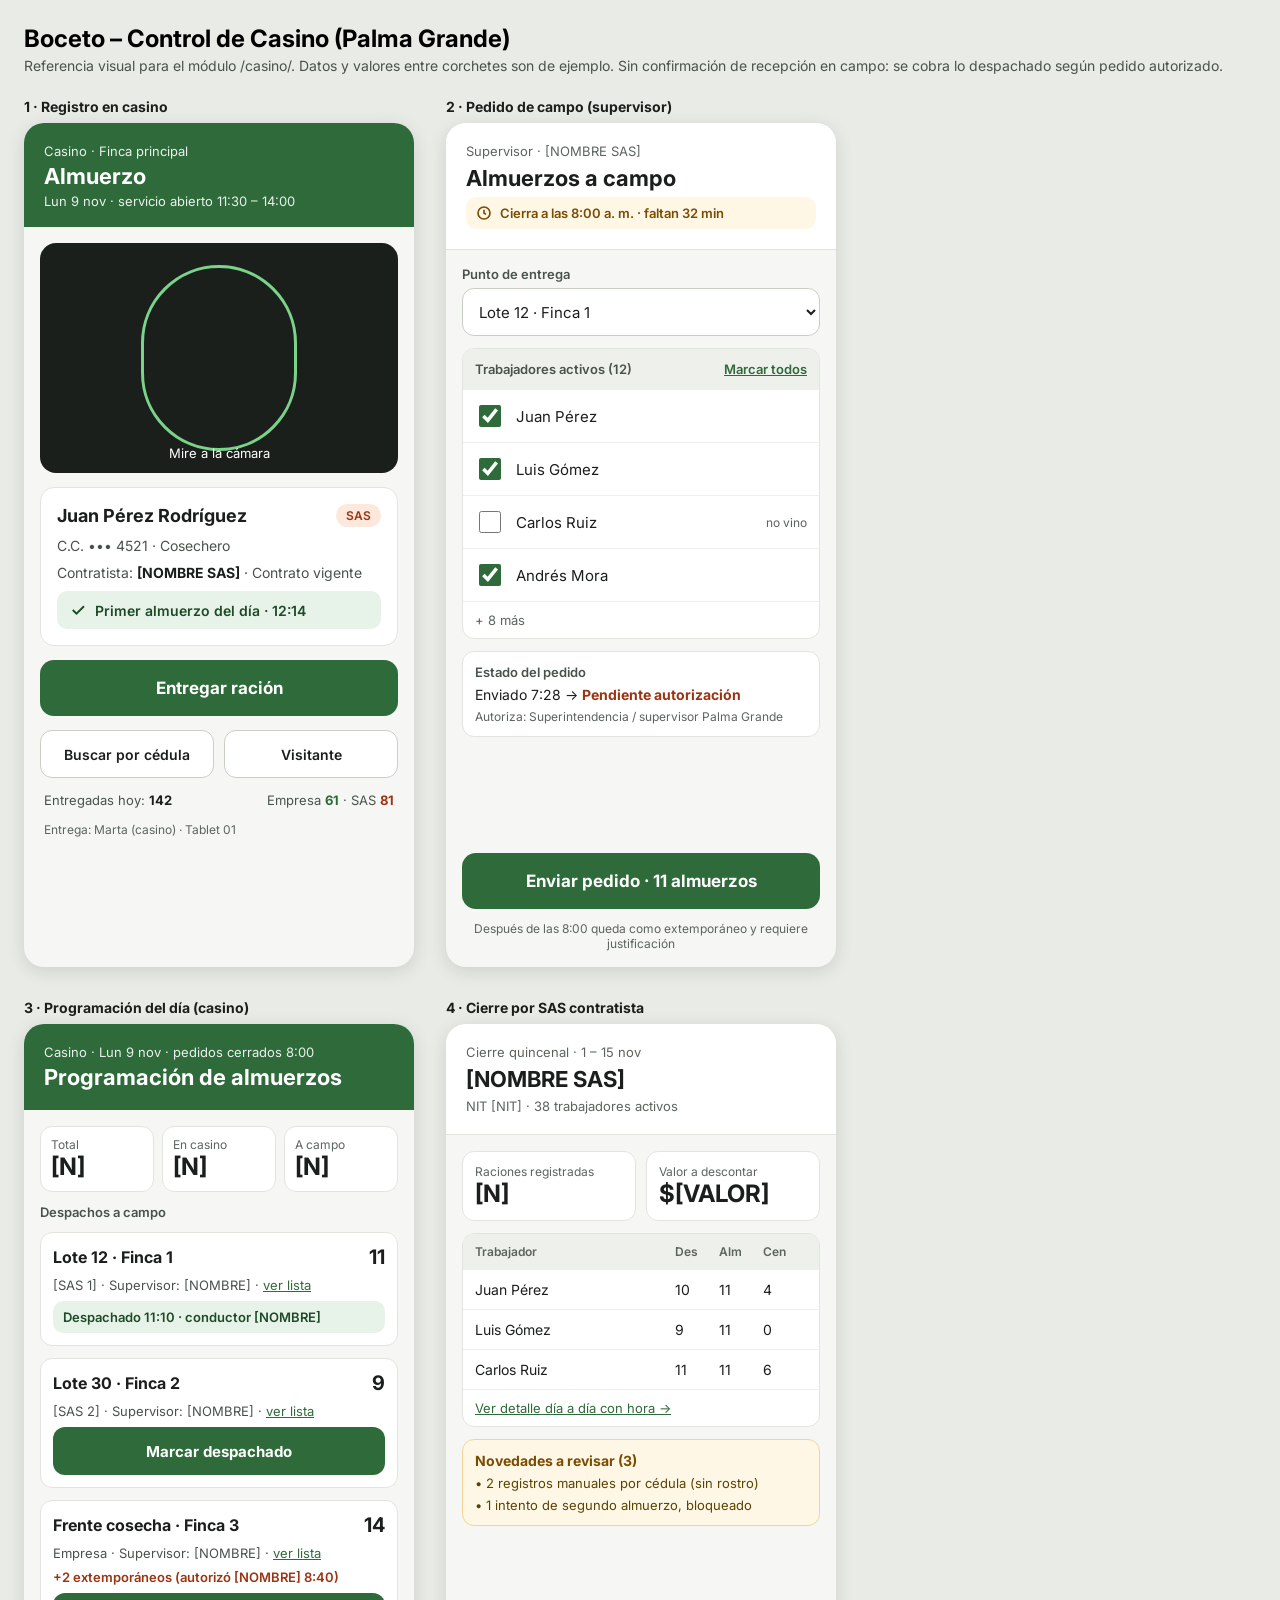
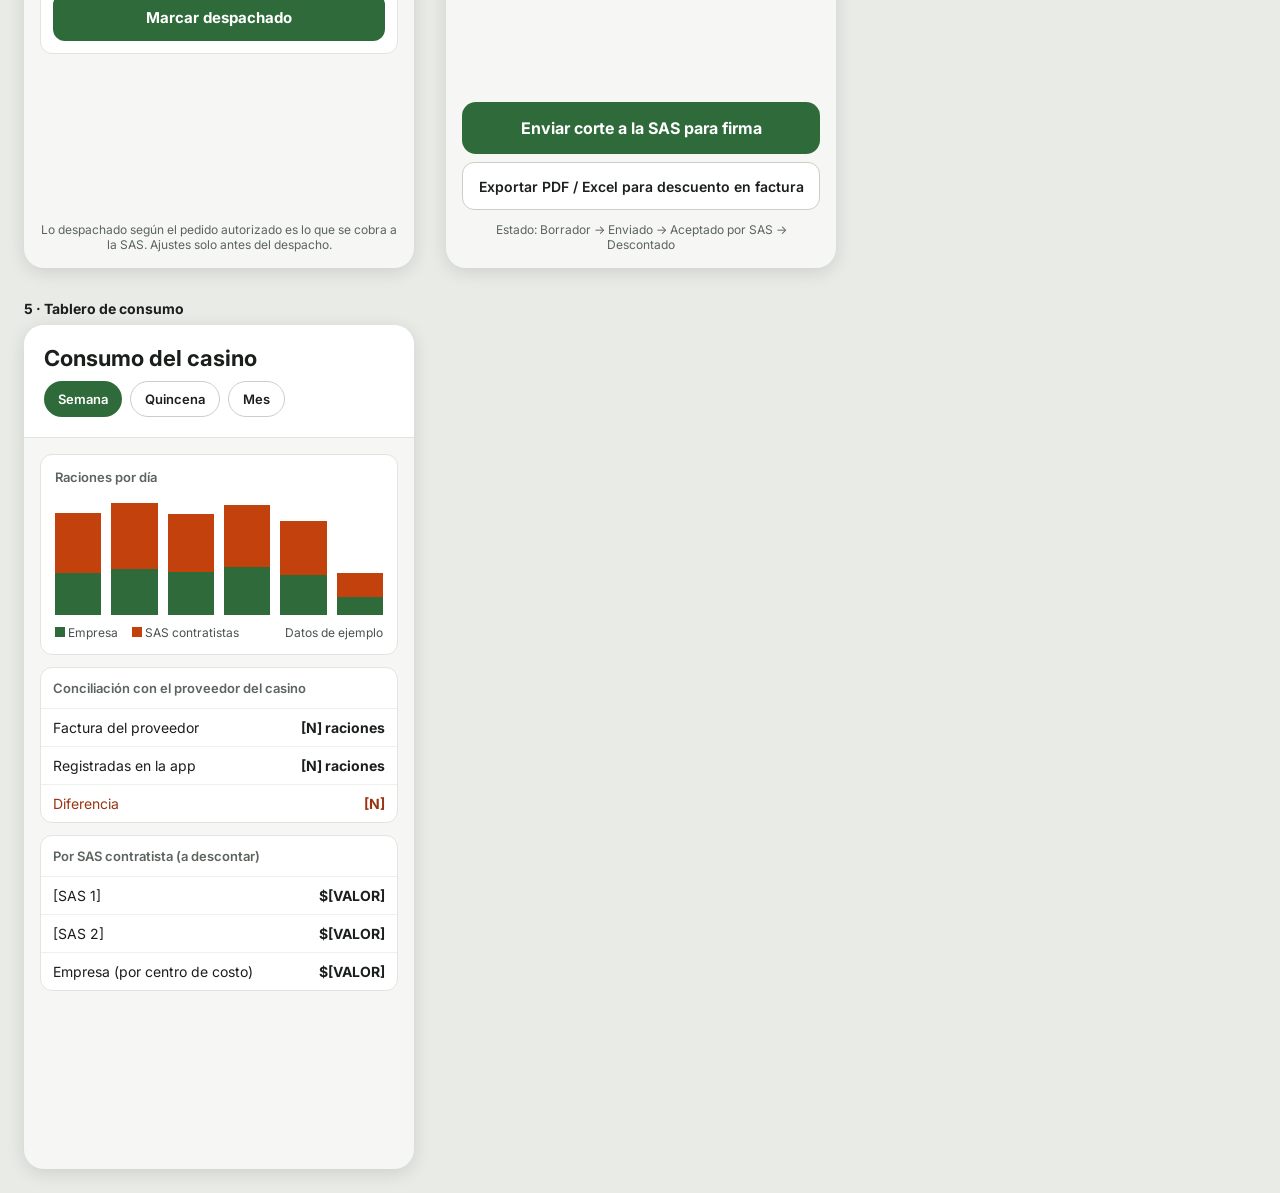
<file: casino/boceto-casino.html>
<!doctype html><html lang="es"><head><meta charset="utf-8"><meta name="viewport" content="width=device-width,initial-scale=1"><title>Boceto – Control de Casino Palma Grande</title>
<link rel="stylesheet" href="https://fonts.googleapis.com/css2?family=Inter:wght@400;500;600;700&display=swap">
<style>body{margin:0;background:#E9ECE6;font-family:Inter,sans-serif;padding:24px}h1{font-size:24px;margin:0 0 4px}p.n{margin:0 0 24px;color:#4A524C;font-size:14px}.wrap{display:flex;flex-wrap:wrap;gap:32px}section h2{font-size:14px;margin:0 0 8px;color:#1B1F1C}section>div{box-shadow:0 4px 18px rgba(0,0,0,.12);border-radius:20px;overflow:hidden}a{color:#2F6B3A}</style></head><body>
<h1>Boceto – Control de Casino (Palma Grande)</h1><p class="n">Referencia visual para el módulo /casino/. Datos y valores entre corchetes son de ejemplo. Sin confirmación de recepción en campo: se cobra lo despachado según pedido autorizado.</p>
<div class="wrap"><section><h2>1 · Registro en casino</h2>
<div style="width: 390px; height: 844px; box-sizing: border-box; background: #F6F7F4; font-family: Inter, sans-serif; color: #1B1F1C; display: flex; flex-direction: column">
<div style="background: #2F6B3A; color: #FFFFFF; padding: 20px 20px 18px; display: flex; flex-direction: column; gap: 4px">
<div style="font-size: 13px; opacity: 0.9">Casino · Finca principal</div>
<div style="font-size: 22px; font-weight: 700">Almuerzo</div>
<div style="font-size: 13px; opacity: 0.9">Lun 9 nov · servicio abierto 11:30 – 14:00</div>
</div>
<div style="padding: 16px; display: flex; flex-direction: column; gap: 14px; flex: 1">
<div style="background: #1B1F1C; border-radius: 16px; height: 230px; display: flex; align-items: center; justify-content: center; position: relative">
<div style="width: 150px; height: 180px; border: 3px solid #7BD389; border-radius: 80px"></div>
<div style="position: absolute; bottom: 12px; color: #FFFFFF; font-size: 13px">Mire a la cámara</div>
</div>
<div style="background: #FFFFFF; border-radius: 14px; padding: 16px; display: flex; flex-direction: column; gap: 10px; border: 1px solid #E2E5DF">
<div style="display: flex; justify-content: space-between; align-items: center">
<div style="font-size: 18px; font-weight: 700">Juan Pérez Rodríguez</div>
<span style="background: #FCE9DC; color: #9A3412; font-size: 12px; font-weight: 600; padding: 4px 10px; border-radius: 99px">SAS</span>
</div>
<div style="font-size: 14px; color: #4A524C">C.C. ••• 4521 · Cosechero</div>
<div style="font-size: 14px; color: #4A524C">Contratista: <b style="color: #1B1F1C">[NOMBRE SAS]</b> · Contrato vigente</div>
<div style="display: flex; gap: 8px; align-items: center; background: #E7F3E9; color: #1E4A27; padding: 10px 12px; border-radius: 10px; font-size: 14px; font-weight: 600">
<svg width="18" height="18" viewBox="0 0 24 24" fill="none" stroke="currentColor" stroke-width="2.5" aria-hidden="true"><path d="M5 12l5 5L20 7"></path></svg>
Primer almuerzo del día · 12:14
</div>
</div>
<button style="height: 56px; border: 0; border-radius: 14px; background: #2F6B3A; color: #FFFFFF; font-size: 17px; font-weight: 700; font-family: Inter, sans-serif">Entregar ración</button>
<div style="display: flex; gap: 10px">
<button style="flex: 1; height: 48px; border: 1px solid #C9CEC6; border-radius: 12px; background: #FFFFFF; font-size: 14px; font-weight: 600; font-family: Inter, sans-serif; color: #1B1F1C">Buscar por cédula</button>
<button style="flex: 1; height: 48px; border: 1px solid #C9CEC6; border-radius: 12px; background: #FFFFFF; font-size: 14px; font-weight: 600; font-family: Inter, sans-serif; color: #1B1F1C">Visitante</button>
</div>
<div style="display: flex; justify-content: space-between; font-size: 13px; color: #4A524C; padding: 0 4px">
<span>Entregadas hoy: <b style="color: #1B1F1C">142</b></span>
<span>Empresa <b style="color: #2F6B3A">61</b> · SAS <b style="color: #9A3412">81</b></span>
</div>
<div style="font-size: 12px; color: #5C645E; padding: 0 4px">Entrega: Marta (casino) · Tablet 01</div>
</div>
</div>
</section><section><h2>2 · Pedido de campo (supervisor)</h2>
<div style="width: 390px; height: 844px; box-sizing: border-box; background: #F6F7F4; font-family: Inter, sans-serif; color: #1B1F1C; display: flex; flex-direction: column">
<div style="background: #FFFFFF; padding: 20px; border-bottom: 1px solid #E2E5DF; display: flex; flex-direction: column; gap: 6px">
<div style="font-size: 13px; color: #5C645E">Supervisor · [NOMBRE SAS]</div>
<div style="font-size: 22px; font-weight: 700">Almuerzos a campo</div>
<div style="display: flex; gap: 8px; align-items: center; background: #FFF7E6; color: #7A4B00; padding: 8px 10px; border-radius: 10px; font-size: 13px; font-weight: 600">
<svg width="16" height="16" viewBox="0 0 24 24" fill="none" stroke="currentColor" stroke-width="2.5" aria-hidden="true"><circle cx="12" cy="12" r="9"></circle><path d="M12 7v5l3 2"></path></svg>
Cierra a las 8:00 a. m. · faltan 32 min
</div>
</div>
<div style="padding: 16px; display: flex; flex-direction: column; gap: 12px; flex: 1">
<label style="display: flex; flex-direction: column; gap: 6px; font-size: 13px; font-weight: 600; color: #4A524C">Punto de entrega
<select style="height: 48px; border: 1px solid #C9CEC6; border-radius: 12px; padding: 0 12px; font-size: 15px; font-family: Inter, sans-serif; background: #FFFFFF; color: #1B1F1C"><option>Lote 12 · Finca 1</option></select>
</label>
<div style="background: #FFFFFF; border: 1px solid #E2E5DF; border-radius: 12px; overflow: hidden">
<div style="display: flex; justify-content: space-between; padding: 12px; background: #EEF0EC; font-size: 13px; font-weight: 600; color: #4A524C"><span>Trabajadores activos (12)</span><a href="#">Marcar todos</a></div>
<label style="display: flex; align-items: center; gap: 12px; padding: 12px; border-top: 1px solid #EEF0EC; font-size: 15px; min-height: 24px"><input type="checkbox" checked style="width: 22px; height: 22px; accent-color: #2F6B3A">Juan Pérez</label>
<label style="display: flex; align-items: center; gap: 12px; padding: 12px; border-top: 1px solid #EEF0EC; font-size: 15px"><input type="checkbox" checked style="width: 22px; height: 22px; accent-color: #2F6B3A">Luis Gómez</label>
<label style="display: flex; align-items: center; gap: 12px; padding: 12px; border-top: 1px solid #EEF0EC; font-size: 15px"><input type="checkbox" style="width: 22px; height: 22px; accent-color: #2F6B3A">Carlos Ruiz <span style="margin-left: auto; font-size: 12px; color: #5C645E">no vino</span></label>
<label style="display: flex; align-items: center; gap: 12px; padding: 12px; border-top: 1px solid #EEF0EC; font-size: 15px"><input type="checkbox" checked style="width: 22px; height: 22px; accent-color: #2F6B3A">Andrés Mora</label>
<div style="padding: 10px 12px; border-top: 1px solid #EEF0EC; font-size: 13px; color: #5C645E">+ 8 más</div>
</div>
<div style="background: #FFFFFF; border: 1px solid #E2E5DF; border-radius: 12px; padding: 12px; display: flex; flex-direction: column; gap: 6px">
<div style="font-size: 13px; font-weight: 600; color: #4A524C">Estado del pedido</div>
<div style="font-size: 14px">Enviado 7:28 → <b style="color: #9A3412">Pendiente autorización</b></div>
<div style="font-size: 12px; color: #5C645E">Autoriza: Superintendencia / supervisor Palma Grande</div>
</div>
<button style="margin-top: auto; height: 56px; border: 0; border-radius: 14px; background: #2F6B3A; color: #FFFFFF; font-size: 17px; font-weight: 700; font-family: Inter, sans-serif">Enviar pedido · 11 almuerzos</button>
<div style="font-size: 12px; color: #5C645E; text-align: center">Después de las 8:00 queda como extemporáneo y requiere justificación</div>
</div>
</div>
</section><section><h2>3 · Programación del día (casino)</h2>
<div style="width: 390px; height: 844px; box-sizing: border-box; background: #F6F7F4; font-family: Inter, sans-serif; color: #1B1F1C; display: flex; flex-direction: column">
<div style="background: #2F6B3A; color: #FFFFFF; padding: 20px; display: flex; flex-direction: column; gap: 4px">
<div style="font-size: 13px; opacity: 0.9">Casino · Lun 9 nov · pedidos cerrados 8:00</div>
<div style="font-size: 22px; font-weight: 700">Programación de almuerzos</div>
</div>
<div style="padding: 16px; display: flex; flex-direction: column; gap: 12px; flex: 1">
<div style="display: grid; grid-template-columns: 1fr 1fr 1fr; gap: 8px">
<div style="background: #FFFFFF; border: 1px solid #E2E5DF; border-radius: 12px; padding: 10px"><div style="font-size: 12px; color: #5C645E">Total</div><div style="font-size: 24px; font-weight: 700">[N]</div></div>
<div style="background: #FFFFFF; border: 1px solid #E2E5DF; border-radius: 12px; padding: 10px"><div style="font-size: 12px; color: #5C645E">En casino</div><div style="font-size: 24px; font-weight: 700">[N]</div></div>
<div style="background: #FFFFFF; border: 1px solid #E2E5DF; border-radius: 12px; padding: 10px"><div style="font-size: 12px; color: #5C645E">A campo</div><div style="font-size: 24px; font-weight: 700">[N]</div></div>
</div>
<div style="font-size: 13px; font-weight: 600; color: #4A524C">Despachos a campo</div>
<div style="background: #FFFFFF; border: 1px solid #E2E5DF; border-radius: 12px; padding: 12px; display: flex; flex-direction: column; gap: 8px">
<div style="display: flex; justify-content: space-between; align-items: center"><b style="font-size: 16px">Lote 12 · Finca 1</b><span style="font-size: 20px; font-weight: 700">11</span></div>
<div style="font-size: 13px; color: #4A524C">[SAS 1] · Supervisor: [NOMBRE] · <a href="#">ver lista</a></div>
<div style="display: flex; gap: 8px; align-items: center; background: #E7F3E9; color: #1E4A27; padding: 8px 10px; border-radius: 10px; font-size: 13px; font-weight: 600">Despachado 11:10 · conductor [NOMBRE]</div>
</div>
<div style="background: #FFFFFF; border: 1px solid #E2E5DF; border-radius: 12px; padding: 12px; display: flex; flex-direction: column; gap: 8px">
<div style="display: flex; justify-content: space-between; align-items: center"><b style="font-size: 16px">Lote 30 · Finca 2</b><span style="font-size: 20px; font-weight: 700">9</span></div>
<div style="font-size: 13px; color: #4A524C">[SAS 2] · Supervisor: [NOMBRE] · <a href="#">ver lista</a></div>
<button style="height: 48px; border: 0; border-radius: 12px; background: #2F6B3A; color: #FFFFFF; font-size: 15px; font-weight: 700; font-family: Inter, sans-serif">Marcar despachado</button>
</div>
<div style="background: #FFFFFF; border: 1px solid #E2E5DF; border-radius: 12px; padding: 12px; display: flex; flex-direction: column; gap: 8px">
<div style="display: flex; justify-content: space-between; align-items: center"><b style="font-size: 16px">Frente cosecha · Finca 3</b><span style="font-size: 20px; font-weight: 700">14</span></div>
<div style="font-size: 13px; color: #4A524C">Empresa · Supervisor: [NOMBRE] · <a href="#">ver lista</a></div>
<div style="font-size: 13px; color: #9A3412; font-weight: 600">+2 extemporáneos (autorizó [NOMBRE] 8:40)</div>
<button style="height: 48px; border: 0; border-radius: 12px; background: #2F6B3A; color: #FFFFFF; font-size: 15px; font-weight: 700; font-family: Inter, sans-serif">Marcar despachado</button>
</div>
<div style="font-size: 12px; color: #5C645E; text-align: center; margin-top: auto">Lo despachado según el pedido autorizado es lo que se cobra a la SAS. Ajustes solo antes del despacho.</div>
</div>
</div>
</section><section><h2>4 · Cierre por SAS contratista</h2>
<div style="width: 390px; height: 844px; box-sizing: border-box; background: #F6F7F4; font-family: Inter, sans-serif; color: #1B1F1C; display: flex; flex-direction: column">
<div style="background: #FFFFFF; padding: 20px; border-bottom: 1px solid #E2E5DF; display: flex; flex-direction: column; gap: 6px">
<div style="font-size: 13px; color: #5C645E">Cierre quincenal · 1 – 15 nov</div>
<div style="font-size: 22px; font-weight: 700">[NOMBRE SAS]</div>
<div style="font-size: 13px; color: #5C645E">NIT [NIT] · 38 trabajadores activos</div>
</div>
<div style="padding: 16px; display: flex; flex-direction: column; gap: 12px; flex: 1">
<div style="display: grid; grid-template-columns: 1fr 1fr; gap: 10px">
<div style="background: #FFFFFF; border: 1px solid #E2E5DF; border-radius: 12px; padding: 12px">
<div style="font-size: 12px; color: #5C645E">Raciones registradas</div>
<div style="font-size: 24px; font-weight: 700">[N]</div>
</div>
<div style="background: #FFFFFF; border: 1px solid #E2E5DF; border-radius: 12px; padding: 12px">
<div style="font-size: 12px; color: #5C645E">Valor a descontar</div>
<div style="font-size: 24px; font-weight: 700">$[VALOR]</div>
</div>
</div>
<div style="background: #FFFFFF; border: 1px solid #E2E5DF; border-radius: 12px; overflow: hidden">
<div style="display: grid; grid-template-columns: 1fr 44px 44px 44px; padding: 10px 12px; font-size: 12px; font-weight: 600; color: #5C645E; background: #EEF0EC">
<span>Trabajador</span><span>Des</span><span>Alm</span><span>Cen</span>
</div>
<div style="display: grid; grid-template-columns: 1fr 44px 44px 44px; padding: 11px 12px; font-size: 14px; border-top: 1px solid #EEF0EC"><span>Juan Pérez</span><span>10</span><span>11</span><span>4</span></div>
<div style="display: grid; grid-template-columns: 1fr 44px 44px 44px; padding: 11px 12px; font-size: 14px; border-top: 1px solid #EEF0EC"><span>Luis Gómez</span><span>9</span><span>11</span><span>0</span></div>
<div style="display: grid; grid-template-columns: 1fr 44px 44px 44px; padding: 11px 12px; font-size: 14px; border-top: 1px solid #EEF0EC"><span>Carlos Ruiz</span><span>11</span><span>11</span><span>6</span></div>
<div style="padding: 10px 12px; font-size: 13px; border-top: 1px solid #EEF0EC"><a href="#">Ver detalle día a día con hora →</a></div>
</div>
<div style="background: #FFF7E6; border: 1px solid #F2D49B; border-radius: 12px; padding: 12px; display: flex; flex-direction: column; gap: 6px">
<div style="font-size: 14px; font-weight: 700; color: #7A4B00">Novedades a revisar (3)</div>
<div style="font-size: 13px; color: #5A4300">• 2 registros manuales por cédula (sin rostro)</div>
<div style="font-size: 13px; color: #5A4300">• 1 intento de segundo almuerzo, bloqueado</div>
</div>
<div style="display: flex; flex-direction: column; gap: 8px; margin-top: auto">
<button style="height: 52px; border: 0; border-radius: 14px; background: #2F6B3A; color: #FFFFFF; font-size: 16px; font-weight: 700; font-family: Inter, sans-serif">Enviar corte a la SAS para firma</button>
<button style="height: 48px; border: 1px solid #C9CEC6; border-radius: 12px; background: #FFFFFF; font-size: 14px; font-weight: 600; font-family: Inter, sans-serif; color: #1B1F1C">Exportar PDF / Excel para descuento en factura</button>
</div>
<div style="font-size: 12px; color: #5C645E; text-align: center">Estado: Borrador → Enviado → Aceptado por SAS → Descontado</div>
</div>
</div>
</section><section><h2>5 · Tablero de consumo</h2>
<div style="width: 390px; height: 844px; box-sizing: border-box; background: #F6F7F4; font-family: Inter, sans-serif; color: #1B1F1C; display: flex; flex-direction: column">
<div style="background: #FFFFFF; padding: 20px; border-bottom: 1px solid #E2E5DF; display: flex; flex-direction: column; gap: 10px">
<div style="font-size: 22px; font-weight: 700">Consumo del casino</div>
<div style="display: flex; gap: 8px">
<button style="height: 36px; padding: 0 14px; border-radius: 99px; border: 0; background: #2F6B3A; color: #FFFFFF; font-size: 13px; font-weight: 600; font-family: Inter, sans-serif">Semana</button>
<button style="height: 36px; padding: 0 14px; border-radius: 99px; border: 1px solid #C9CEC6; background: #FFFFFF; font-size: 13px; font-weight: 600; font-family: Inter, sans-serif; color: #1B1F1C">Quincena</button>
<button style="height: 36px; padding: 0 14px; border-radius: 99px; border: 1px solid #C9CEC6; background: #FFFFFF; font-size: 13px; font-weight: 600; font-family: Inter, sans-serif; color: #1B1F1C">Mes</button>
</div>
</div>
<div style="padding: 16px; display: flex; flex-direction: column; gap: 12px">
<div style="background: #FFFFFF; border: 1px solid #E2E5DF; border-radius: 12px; padding: 14px; display: flex; flex-direction: column; gap: 10px">
<div style="font-size: 13px; font-weight: 600; color: #5C645E">Raciones por día</div>
<div style="display: flex; align-items: flex-end; gap: 10px; height: 120px">
<div style="flex: 1; display: flex; flex-direction: column; justify-content: flex-end; height: 100%"><div style="height: 50%; background: #C2410C"></div><div style="height: 35%; background: #2F6B3A"></div></div>
<div style="flex: 1; display: flex; flex-direction: column; justify-content: flex-end; height: 100%"><div style="height: 55%; background: #C2410C"></div><div style="height: 38%; background: #2F6B3A"></div></div>
<div style="flex: 1; display: flex; flex-direction: column; justify-content: flex-end; height: 100%"><div style="height: 48%; background: #C2410C"></div><div style="height: 36%; background: #2F6B3A"></div></div>
<div style="flex: 1; display: flex; flex-direction: column; justify-content: flex-end; height: 100%"><div style="height: 52%; background: #C2410C"></div><div style="height: 40%; background: #2F6B3A"></div></div>
<div style="flex: 1; display: flex; flex-direction: column; justify-content: flex-end; height: 100%"><div style="height: 45%; background: #C2410C"></div><div style="height: 33%; background: #2F6B3A"></div></div>
<div style="flex: 1; display: flex; flex-direction: column; justify-content: flex-end; height: 100%"><div style="height: 20%; background: #C2410C"></div><div style="height: 15%; background: #2F6B3A"></div></div>
</div>
<div style="display: flex; gap: 14px; font-size: 12px; color: #4A524C">
<span><span style="display: inline-block; width: 10px; height: 10px; background: #2F6B3A"></span> Empresa</span>
<span><span style="display: inline-block; width: 10px; height: 10px; background: #C2410C"></span> SAS contratistas</span>
<span style="margin-left: auto">Datos de ejemplo</span>
</div>
</div>
<div style="background: #FFFFFF; border: 1px solid #E2E5DF; border-radius: 12px; overflow: hidden">
<div style="padding: 12px; font-size: 13px; font-weight: 600; color: #5C645E">Conciliación con el proveedor del casino</div>
<div style="display: flex; justify-content: space-between; padding: 10px 12px; border-top: 1px solid #EEF0EC; font-size: 14px"><span>Factura del proveedor</span><b>[N] raciones</b></div>
<div style="display: flex; justify-content: space-between; padding: 10px 12px; border-top: 1px solid #EEF0EC; font-size: 14px"><span>Registradas en la app</span><b>[N] raciones</b></div>
<div style="display: flex; justify-content: space-between; padding: 10px 12px; border-top: 1px solid #EEF0EC; font-size: 14px; color: #9A3412"><span>Diferencia</span><b>[N]</b></div>
</div>
<div style="background: #FFFFFF; border: 1px solid #E2E5DF; border-radius: 12px; overflow: hidden">
<div style="padding: 12px; font-size: 13px; font-weight: 600; color: #5C645E">Por SAS contratista (a descontar)</div>
<div style="display: flex; justify-content: space-between; padding: 10px 12px; border-top: 1px solid #EEF0EC; font-size: 14px"><span>[SAS 1]</span><b>$[VALOR]</b></div>
<div style="display: flex; justify-content: space-between; padding: 10px 12px; border-top: 1px solid #EEF0EC; font-size: 14px"><span>[SAS 2]</span><b>$[VALOR]</b></div>
<div style="display: flex; justify-content: space-between; padding: 10px 12px; border-top: 1px solid #EEF0EC; font-size: 14px"><span>Empresa (por centro de costo)</span><b>$[VALOR]</b></div>
</div>
</div>
</div>
</section></div></body></html>
</file>
<file: casino/css/casino.css>
/* Control de Casino — Palma Grande. Colores y distribución según boceto-casino.html */
:root{
  --verde:#2F6B3A; --verde-osc:#1E4A27; --verde-claro:#E7F3E9; --verde-cam:#7BD389;
  --fondo:#F6F7F4; --tarjeta:#FFFFFF; --borde:#E2E5DF; --borde2:#C9CEC6; --gris-cab:#EEF0EC;
  --txt:#1B1F1C; --txt2:#4A524C; --txt3:#5C645E;
  --sas-bg:#FCE9DC; --sas:#9A3412; --sas-barra:#C2410C;
  --aviso-bg:#FFF7E6; --aviso-borde:#F2D49B; --aviso:#7A4B00;
  --err-bg:#FDECEC; --err:#B42318;
}
*{box-sizing:border-box;margin:0;padding:0}
html,body{min-height:100%}
body{background:var(--fondo);color:var(--txt);font-family:Inter,system-ui,-apple-system,"Segoe UI",Roboto,sans-serif;font-size:15px;-webkit-tap-highlight-color:transparent}
[hidden]{display:none!important}
button{font-family:inherit;cursor:pointer}
input,select{font-family:inherit;font-size:16px}

.pant{min-height:100vh;display:flex;flex-direction:column;max-width:1100px;margin:0 auto}
.hdr{background:var(--tarjeta);border-bottom:1px solid var(--borde);padding:20px 16px 16px;display:flex;flex-direction:column;gap:4px}
.hdr-verde{background:var(--verde);color:#fff;border-bottom:0}
.hdr-sub{font-size:13px;opacity:.9}
.hdr:not(.hdr-verde) .hdr-sub{color:var(--txt3);opacity:1}
.hdr-tit{font-size:22px;font-weight:700}
.hdr-linea{font-size:13px;opacity:.9}
.hdr-fila{display:flex;justify-content:space-between;align-items:center;gap:8px}
.cuerpo{padding:16px;display:flex;flex-direction:column;gap:14px;flex:1}
.txt{font-size:14px;color:var(--txt2);line-height:1.45}
.nota{font-size:12px;color:var(--txt3)}
.error{font-size:13px;color:var(--err);font-weight:600;min-height:1em}
.error:empty{display:none}

.campo{display:flex;flex-direction:column;gap:6px;font-size:13px;font-weight:600;color:var(--txt2)}
.campo-lbl{font-size:13px;font-weight:600;color:var(--txt2)}
.campo input,.campo select,.buscar,.modal-caja>input{height:48px;border:1px solid var(--borde2);border-radius:12px;padding:0 12px;background:#fff;color:var(--txt);width:100%}
.campo input:focus,.campo select:focus,.buscar:focus,.modal-caja>input:focus{outline:2px solid var(--verde);outline-offset:1px}
.check{display:flex;align-items:center;gap:10px;font-size:15px}
.check input{width:22px;height:22px;accent-color:var(--verde)}

.btn{height:48px;border-radius:12px;font-size:15px;font-weight:600;padding:0 14px;border:1px solid var(--borde2);background:#fff;color:var(--txt)}
.btn-prim{border:0;background:var(--verde);color:#fff;font-weight:700;font-size:16px}
.btn-prim:disabled{background:#AEB8AF;cursor:not-allowed}
.btn-xl{height:56px;border-radius:14px;font-size:17px}
.btn-link{background:none;border:0;color:var(--verde);font-weight:600;font-size:14px;padding:6px 0;text-align:left}
.hdr-verde .btn-link{color:#fff}
.btn-ico{width:40px;height:40px;border-radius:10px;border:1px solid var(--borde2);background:#fff;font-size:18px;color:var(--txt2)}
.fila-btns{display:flex;gap:10px}
.fila-btns .btn{flex:1}

/* PIN */
.pin-dots{display:flex;gap:14px;justify-content:center;padding:6px 0}
.pin-dots i{width:16px;height:16px;border-radius:50%;border:2px solid var(--verde);display:block}
.pin-dots i.on{background:var(--verde)}
.pin-pad{display:grid;grid-template-columns:repeat(3,1fr);gap:10px;max-width:340px;width:100%;margin:0 auto}
.pin-pad button{height:60px;border-radius:14px;border:1px solid var(--borde2);background:#fff;font-size:22px;font-weight:600;color:var(--txt)}
.pin-pad button:active{background:var(--gris-cab)}
.pin-pad .pin-ok{background:var(--verde);color:#fff;border:0;font-size:17px}
.pin-pad .pin-sec{color:var(--txt3)}

/* Registro */
.sync{font-size:12px;font-weight:600;padding:4px 10px;border-radius:99px;background:rgba(255,255,255,.18);white-space:nowrap}
.sync.pend{background:#FFE7B3;color:#7A4B00}
.sync.off{background:#FDECEC;color:#B42318}
.cam{background:#1B1F1C;border-radius:16px;height:230px;display:flex;align-items:center;justify-content:center;position:relative;overflow:hidden}
.cam video{position:absolute;inset:0;width:100%;height:100%;object-fit:cover;transform:scaleX(-1)}
.cam-ovalo{width:150px;height:180px;border:3px solid var(--verde-cam);border-radius:80px;position:relative;z-index:1;transition:border-color .2s}
.cam.ok .cam-ovalo{border-color:#4ADE80;box-shadow:0 0 0 4px rgba(74,222,128,.25)}
.cam.aviso .cam-ovalo{border-color:#FBBF24}
.cam-estado{position:absolute;bottom:12px;left:12px;right:12px;text-align:center;color:#fff;font-size:13px;z-index:1;text-shadow:0 1px 2px rgba(0,0,0,.6)}
.cam-sm{height:260px}

.ficha{background:var(--tarjeta);border-radius:14px;padding:16px;display:flex;flex-direction:column;gap:10px;border:1px solid var(--borde);min-height:150px}
.ficha-vacia{color:var(--txt3);text-align:center;margin:auto;font-size:15px}
.ficha-vacia span{font-size:12px}
.ficha-cab{display:flex;justify-content:space-between;align-items:center;gap:8px}
.ficha-nombre{font-size:18px;font-weight:700}
.ficha-dato{font-size:14px;color:var(--txt2)}
.ficha-dato b{color:var(--txt)}
.etq{font-size:12px;font-weight:600;padding:4px 10px;border-radius:99px;white-space:nowrap}
.etq-sas{background:var(--sas-bg);color:var(--sas)}
.etq-emp{background:var(--verde-claro);color:var(--verde-osc)}
.etq-gris{background:var(--gris-cab);color:var(--txt3)}
.estado{display:flex;gap:8px;align-items:center;padding:10px 12px;border-radius:10px;font-size:14px;font-weight:600}
.estado svg{flex:0 0 auto}
.estado-ok{background:var(--verde-claro);color:var(--verde-osc)}
.estado-err{background:var(--err-bg);color:var(--err)}
.estado-aviso{background:var(--aviso-bg);color:var(--aviso)}
.ficha.entregada{border-color:#4ADE80;box-shadow:0 0 0 3px rgba(74,222,128,.3)}

.contadores{display:flex;justify-content:space-between;font-size:13px;color:var(--txt2);padding:0 4px;gap:8px;flex-wrap:wrap}
.contadores b{color:var(--txt)}
.c-emp{color:var(--verde)!important}
.c-sas{color:var(--sas)!important}
.pie{display:flex;justify-content:space-between;align-items:center;font-size:12px;color:var(--txt3);padding:0 4px;margin-top:auto;gap:8px}
.pie-btns{display:flex;gap:8px}
.alerta{background:var(--aviso-bg);border:1px solid var(--aviso-borde);border-radius:12px;padding:10px 12px;font-size:13px;color:var(--aviso);display:flex;gap:10px;align-items:flex-start}
.alerta div{flex:1}
.alerta button{background:none;border:0;font-size:18px;color:var(--aviso);line-height:1}
#avisos{display:flex;flex-direction:column;gap:8px}

/* Admin */
.tabs{display:flex;gap:6px;overflow-x:auto;padding-top:10px;scrollbar-width:none}
.tabs button,.filtros button,.seg button{height:36px;padding:0 14px;border-radius:99px;border:1px solid var(--borde2);background:#fff;font-size:13px;font-weight:600;color:var(--txt);white-space:nowrap}
.tabs button.on,.filtros button.on,.seg button.on{background:var(--verde);border-color:var(--verde);color:#fff}
.filtros,.seg{display:flex;gap:6px;flex-wrap:wrap}
.lista{background:#fff;border:1px solid var(--borde);border-radius:12px;overflow:hidden}
.lista:empty::after{content:"Sin registros";display:block;padding:14px;color:var(--txt3);font-size:13px}
.item{display:flex;align-items:center;gap:10px;padding:12px;border-top:1px solid var(--gris-cab);font-size:14px}
.item:first-child{border-top:0}
.item-txt{flex:1;min-width:0}
.item-txt b{display:block;overflow:hidden;text-overflow:ellipsis;white-space:nowrap}
.item-txt span{font-size:12px;color:var(--txt3)}
.item .btn{height:38px;font-size:13px;flex:0 0 auto}
.item.anulada{opacity:.55}
.item.anulada b{text-decoration:line-through}
.tarjeta{background:#fff;border:1px solid var(--borde);border-radius:12px;padding:12px;font-size:14px;display:flex;flex-direction:column;gap:6px}
.enr-paso{font-size:16px;font-weight:700;text-align:center}
.enr-barra{height:8px;background:var(--gris-cab);border-radius:99px;overflow:hidden}
.enr-barra i{display:block;height:100%;width:0;background:var(--verde);transition:width .3s}

/* Modales */
.modal{position:fixed;inset:0;background:rgba(15,20,16,.5);display:flex;align-items:flex-end;justify-content:center;z-index:50;padding:0}
.modal-caja{background:var(--fondo);width:100%;max-width:520px;max-height:92vh;overflow-y:auto;border-radius:20px 20px 0 0;padding:20px 16px calc(16px + env(safe-area-inset-bottom));display:flex;flex-direction:column;gap:12px}
.modal-tit{font-size:18px;font-weight:700}
@media (min-width:600px){.modal{align-items:center;padding:16px}.modal-caja{border-radius:20px}}

.toast{position:fixed;left:50%;bottom:24px;transform:translateX(-50%) translateY(20px);background:#1B1F1C;color:#fff;padding:12px 18px;border-radius:12px;font-size:14px;font-weight:600;opacity:0;pointer-events:none;transition:all .2s;z-index:100;max-width:calc(100% - 32px);text-align:center}
.toast.show{opacity:1;transform:translateX(-50%) translateY(0)}
.toast.ok{background:var(--verde)}
.toast.err{background:var(--err)}

/* Tablet horizontal: cámara a la izquierda, ficha a la derecha */
@media (min-width:820px){
  .reg{display:grid;grid-template-columns:1fr 1fr;gap:16px;align-items:start}
  .reg-lado{display:flex;flex-direction:column;gap:14px}
  .cam{height:min(70vh,520px)}
  .cam-ovalo{width:200px;height:250px;border-radius:110px}
}
@media (max-width:819px){.reg-lado{display:flex;flex-direction:column;gap:14px}}
.mc-texto{white-space:pre-line}

/* Pantalla 2 · Pedido de campo */
.corte{display:flex;gap:8px;align-items:center;padding:8px 10px;border-radius:10px;font-size:13px;font-weight:600;margin-top:4px}
.corte-ok{background:var(--aviso-bg);color:var(--aviso)}
.corte-tarde{background:var(--err-bg);color:var(--err)}
.pila{display:flex;flex-direction:column;gap:12px}
.centro{text-align:center}
.pedido .ped-cab{display:flex;justify-content:space-between;align-items:center;gap:8px}
.pedido .ped-cab b{font-size:16px}
.ped-n{font-size:20px;font-weight:700}
.ped-estado{display:flex;gap:6px;flex-wrap:wrap}
.etq-err{background:var(--err-bg);color:var(--err)}
.checklist{background:#fff;border:1px solid var(--borde);border-radius:12px;overflow:hidden}
.ck-cab{display:flex;justify-content:space-between;align-items:center;gap:8px;padding:8px 12px;background:var(--gris-cab);font-size:13px;font-weight:600;color:var(--txt2)}
.ck-cab .btn-link{padding:4px 0;font-size:13px;white-space:nowrap}
.ck-buscar{border-radius:0!important;border-width:0 0 1px 0!important}
.ck{display:flex;align-items:center;gap:12px;padding:12px;border-top:1px solid var(--gris-cab);font-size:15px;min-height:48px;cursor:pointer}
.ck:first-child{border-top:0}
.ck input{width:22px;height:22px;accent-color:var(--verde);flex:0 0 auto}
.ck-txt{flex:1;min-width:0}
.ck-txt small{display:block;font-size:12px;color:var(--txt3)}
.ck-nota{margin-left:auto;font-size:12px;color:var(--txt3);text-align:right}
.ck-off{color:var(--txt3);cursor:default}
.campo textarea{border:1px solid var(--borde2);border-radius:12px;padding:10px 12px;font-family:inherit;font-size:16px;resize:vertical;background:#fff;color:var(--txt)}
.btn-salir{width:auto;padding:0 12px;font-size:13px;font-weight:600;flex:0 0 auto}

/* Pantalla 3 · Autorización */
.pedido-ext{border-color:var(--aviso-borde)}
.justif{background:var(--aviso-bg);color:var(--aviso);border-radius:10px;padding:8px 10px;font-size:13px}
.ped-trab{border-top:1px solid var(--gris-cab);font-size:14px}
.ped-trab div{padding:7px 0;border-bottom:1px solid var(--gris-cab)}
.ped-trab small{color:var(--txt3)}
.ped-trab .malo{color:var(--err)}
.pedido .btn-link{align-self:flex-start;padding:2px 0}

/* Pantalla 4 · Programación */
.kpis{display:grid;grid-template-columns:1fr 1fr 1fr;gap:8px}
.kpi{background:#fff;border:1px solid var(--borde);border-radius:12px;padding:10px}
.kpi-l{font-size:12px;color:var(--txt3)}
.kpi-n{font-size:24px;font-weight:700}
.kpi-s{font-size:11px;color:var(--txt3)}
.grupo{gap:10px}
.bloque{border-top:1px solid var(--gris-cab);padding-top:10px;display:flex;flex-direction:column;gap:6px}
.bloque-cab{display:flex;justify-content:space-between;gap:8px;font-size:13px;color:var(--txt2)}
.bloque-cab b{font-size:15px;color:var(--txt)}
.txt-err{color:var(--err)}
.txt-sas{color:var(--sas);font-weight:600}
.hdr-verde .hdr-fila .btn-link{padding:0}
.pie{flex-wrap:wrap}

/* Pantalla 5 · Cierre por SAS */
.ci-filtros{display:grid;grid-template-columns:1fr 1fr;gap:10px;align-items:end}
#ciRango{grid-template-columns:1fr 1fr auto}
.flujo{display:flex;flex-wrap:wrap;gap:4px;align-items:center;font-size:12px}
.paso{padding:4px 10px;border-radius:99px;background:var(--gris-cab);color:var(--txt3);font-weight:600}
.paso.hecho{background:var(--verde-claro);color:var(--verde-osc)}
.paso.on{background:var(--verde);color:#fff}
.flecha{color:var(--txt3)}
.kpis-2{grid-template-columns:1fr 1fr}
.fila-dato{display:flex;justify-content:space-between;gap:10px;font-size:14px;padding:6px 0;border-bottom:1px solid var(--gris-cab)}
.fila-dato:last-child{border-bottom:0}
.fila-dato small{display:block;font-size:12px;color:var(--txt3)}
.fila-dato>span:last-child{text-align:right;white-space:nowrap}
.tabla-ci{background:#fff;border:1px solid var(--borde);border-radius:12px;overflow:hidden}
.tabla-ci .tr{display:grid;grid-template-columns:minmax(0,1fr) repeat(var(--cols),40px) 84px;gap:4px;padding:10px 12px;border-top:1px solid var(--gris-cab);font-size:14px;align-items:center}
.tabla-ci .tr>span:not(:first-child){text-align:right}
.tabla-ci .tr small{display:block;font-size:11px;color:var(--txt3)}
.tabla-ci .th{background:var(--gris-cab);font-size:12px;font-weight:600;color:var(--txt3);border-top:0}
.tabla-ci .tt{font-weight:700;background:#FAFBF9}
.alerta-col{flex-direction:column;gap:4px}
.alerta-col .btn-link{color:var(--aviso);padding:2px 0;font-size:14px;line-height:1.4;text-align:left}
.txt-aviso{color:var(--aviso)!important}
.detalle-dias{max-height:420px;overflow-y:auto}
#impresion{display:none}
@media print{
  body{background:#fff}
  body>*:not(#impresion){display:none!important}
  #impresion{display:block!important;font-family:Inter,Arial,sans-serif;color:#000;font-size:11px}
  #impresion h1{font-size:16px;margin-bottom:8px}
  #impresion h2{font-size:13px;margin:14px 0 6px}
  #impresion table{width:100%;border-collapse:collapse;margin-bottom:6px}
  #impresion th,#impresion td{border:1px solid #999;padding:3px 6px;text-align:left}
  #impresion th{background:#eee}
  #impresion .imp-cab td{border:0;padding:2px 0}
  #impresion tr.tot td{font-weight:700}
  #impresion .imp-det{font-size:10px}
  #impresion .imp-nota{color:#444;margin-top:4px}
  #impresion .firmas{display:flex;gap:40px;margin-top:40px}
  #impresion .firmas div{flex:1}
  @page{margin:14mm}
}

/* Pantalla 6 · Tablero */
.periodo-nav{display:flex;align-items:center;justify-content:space-between;gap:8px;margin-top:8px;font-size:15px}
.periodo-nav .btn-ico{font-size:22px;line-height:1}
.periodo-nav .btn-ico:disabled{opacity:.35}
.graf-cab{display:flex;justify-content:space-between;align-items:center;gap:8px;flex-wrap:wrap}
.leyenda{display:flex;gap:12px;font-size:12px;color:var(--txt2)}
.leyenda i,.g-tip i{display:inline-block;width:10px;height:10px;border-radius:2px;margin-right:5px;vertical-align:-1px}
.graf{position:relative}
.graf svg{display:block;overflow:visible}
.g-grid{stroke:#E2E5DF;stroke-width:1}
.g-eje{font-size:10px;fill:#5C645E;font-family:Inter,sans-serif}
.g-hit{fill:transparent;cursor:pointer}
.g-hit.on{fill:rgba(27,31,28,.06)}
.g-tip{position:absolute;top:0;background:#fff;border:1px solid var(--borde);border-radius:10px;padding:8px 10px;font-size:12px;color:var(--txt);box-shadow:0 4px 14px rgba(0,0,0,.12);pointer-events:none;white-space:nowrap;display:flex;flex-direction:column;gap:2px}
.g-tip[hidden]{display:none}
.fila-dato.dif b{color:var(--err)}
.fila-dato.tt{font-weight:700}
.tabla-dias .tr{grid-template-columns:minmax(0,1fr) 44px 44px 48px 84px}
.conc-campos{margin-top:6px}
#pAdmin .hdr-fila{flex-wrap:wrap}
</file>
